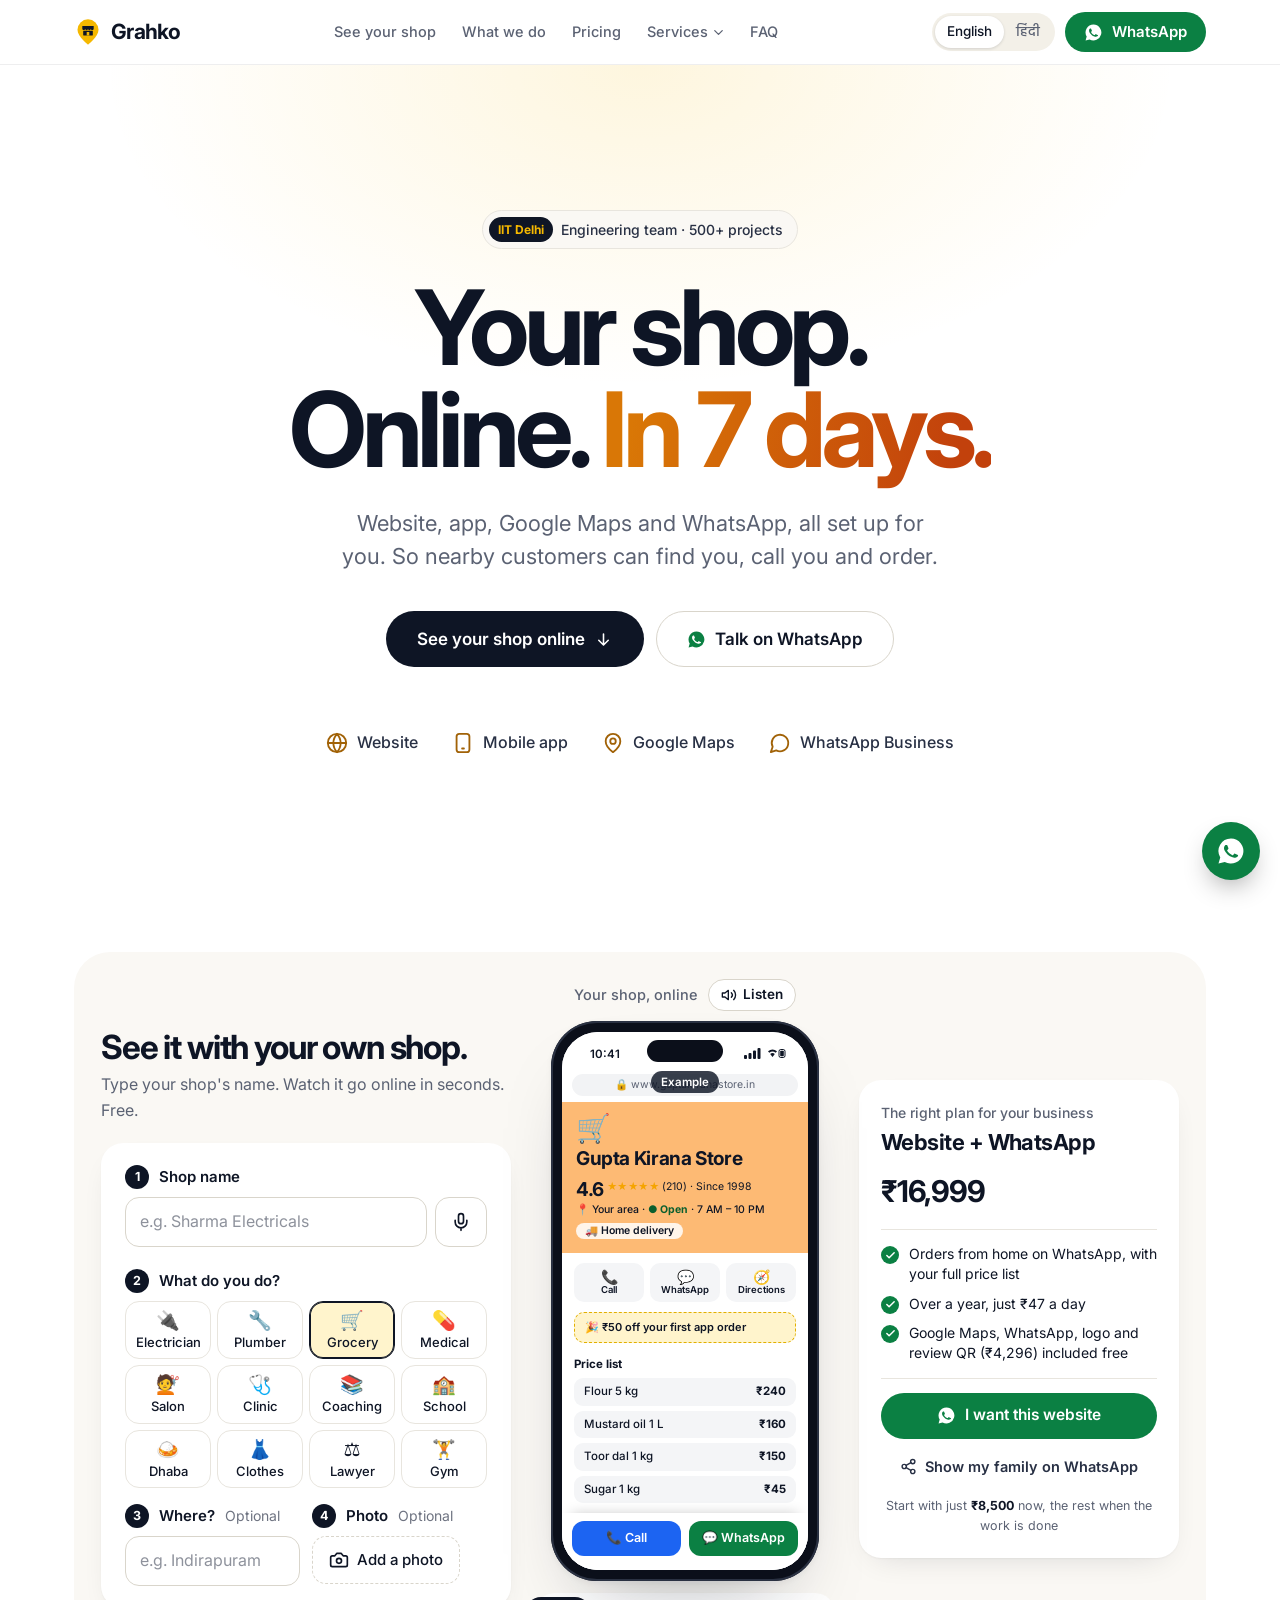
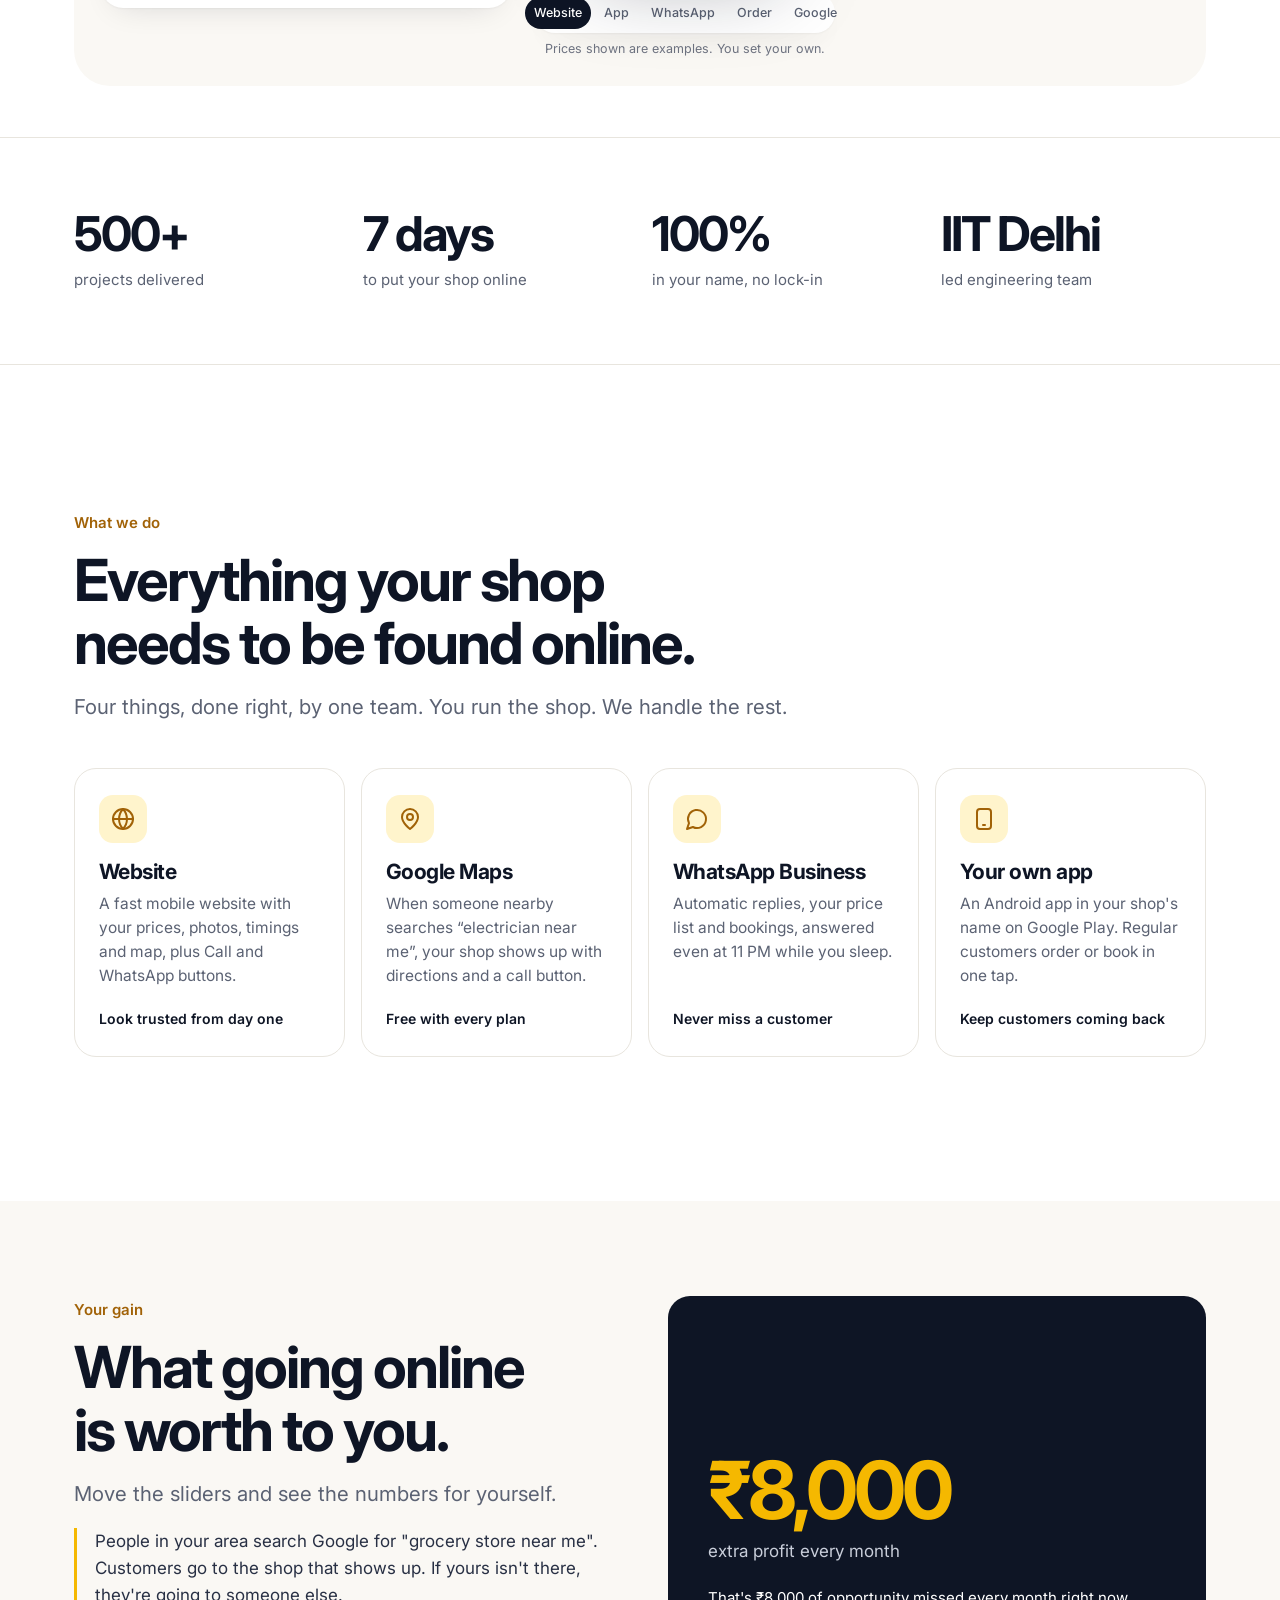
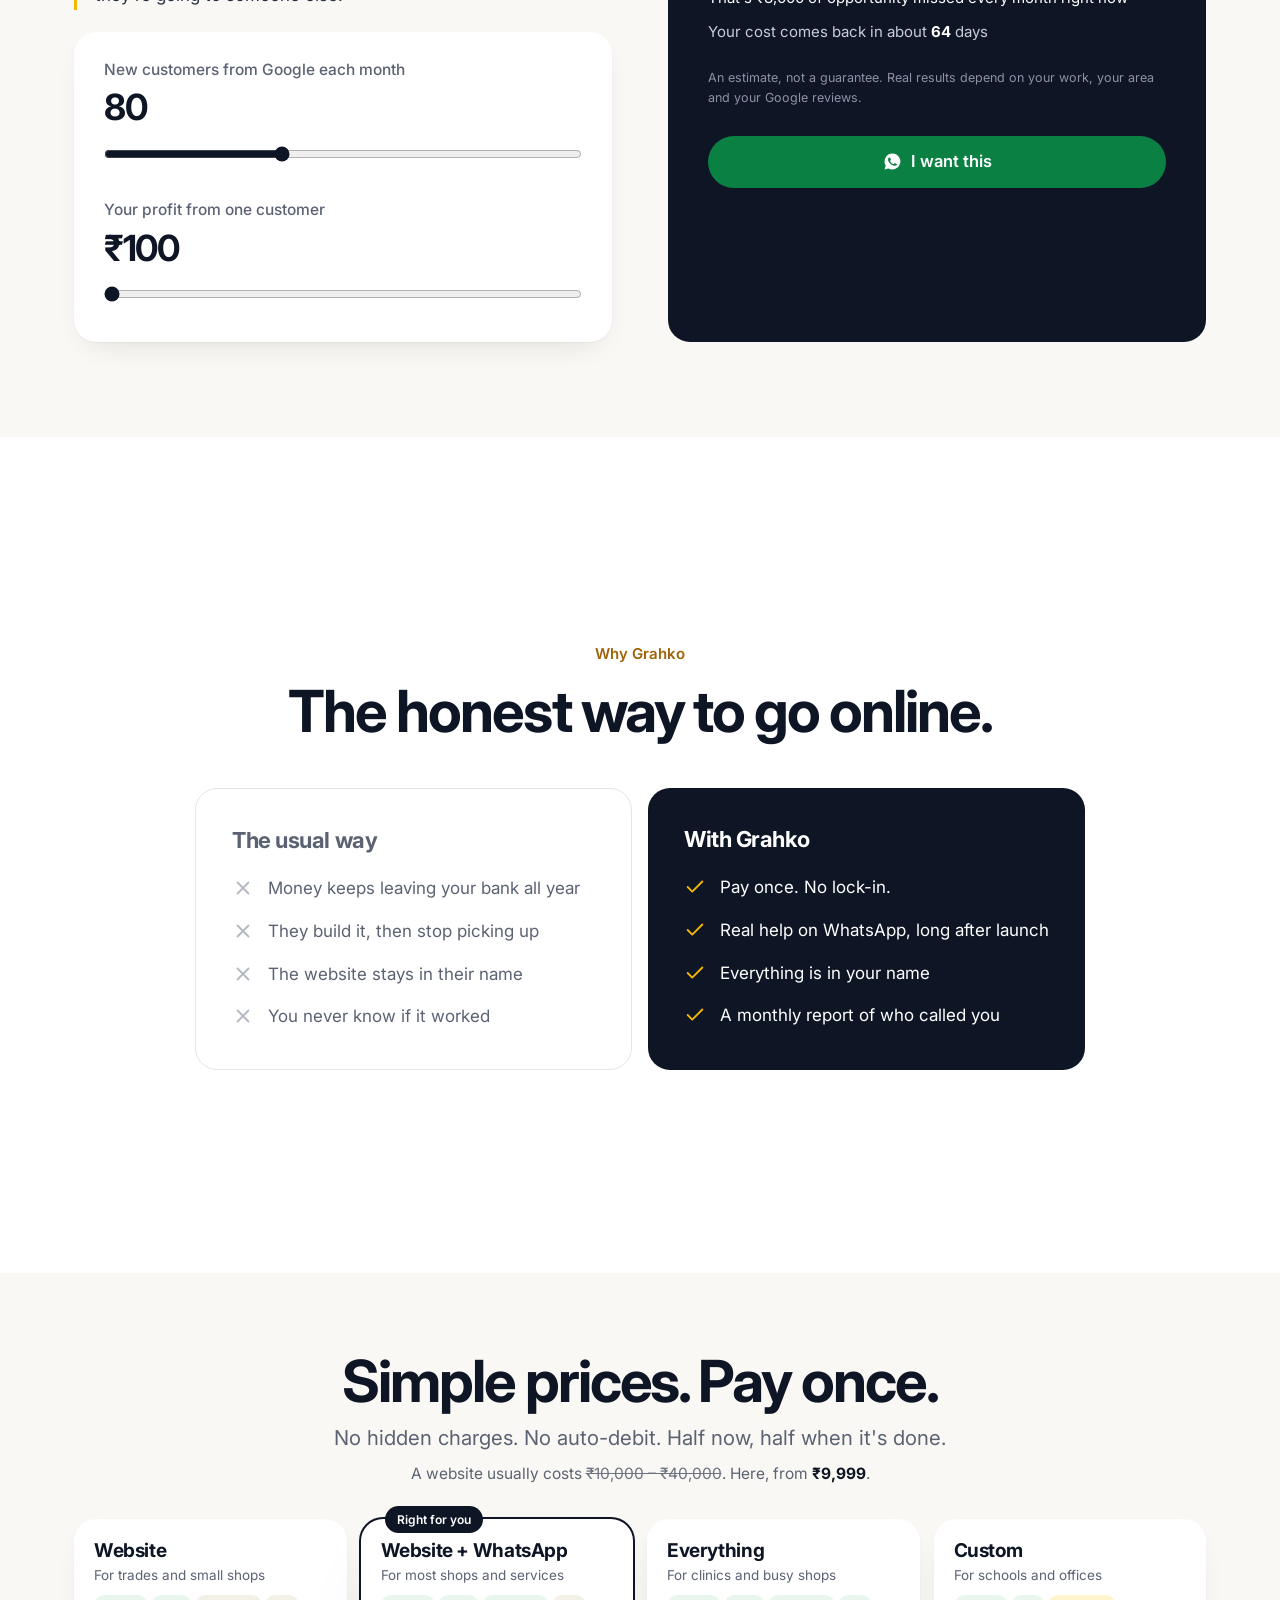
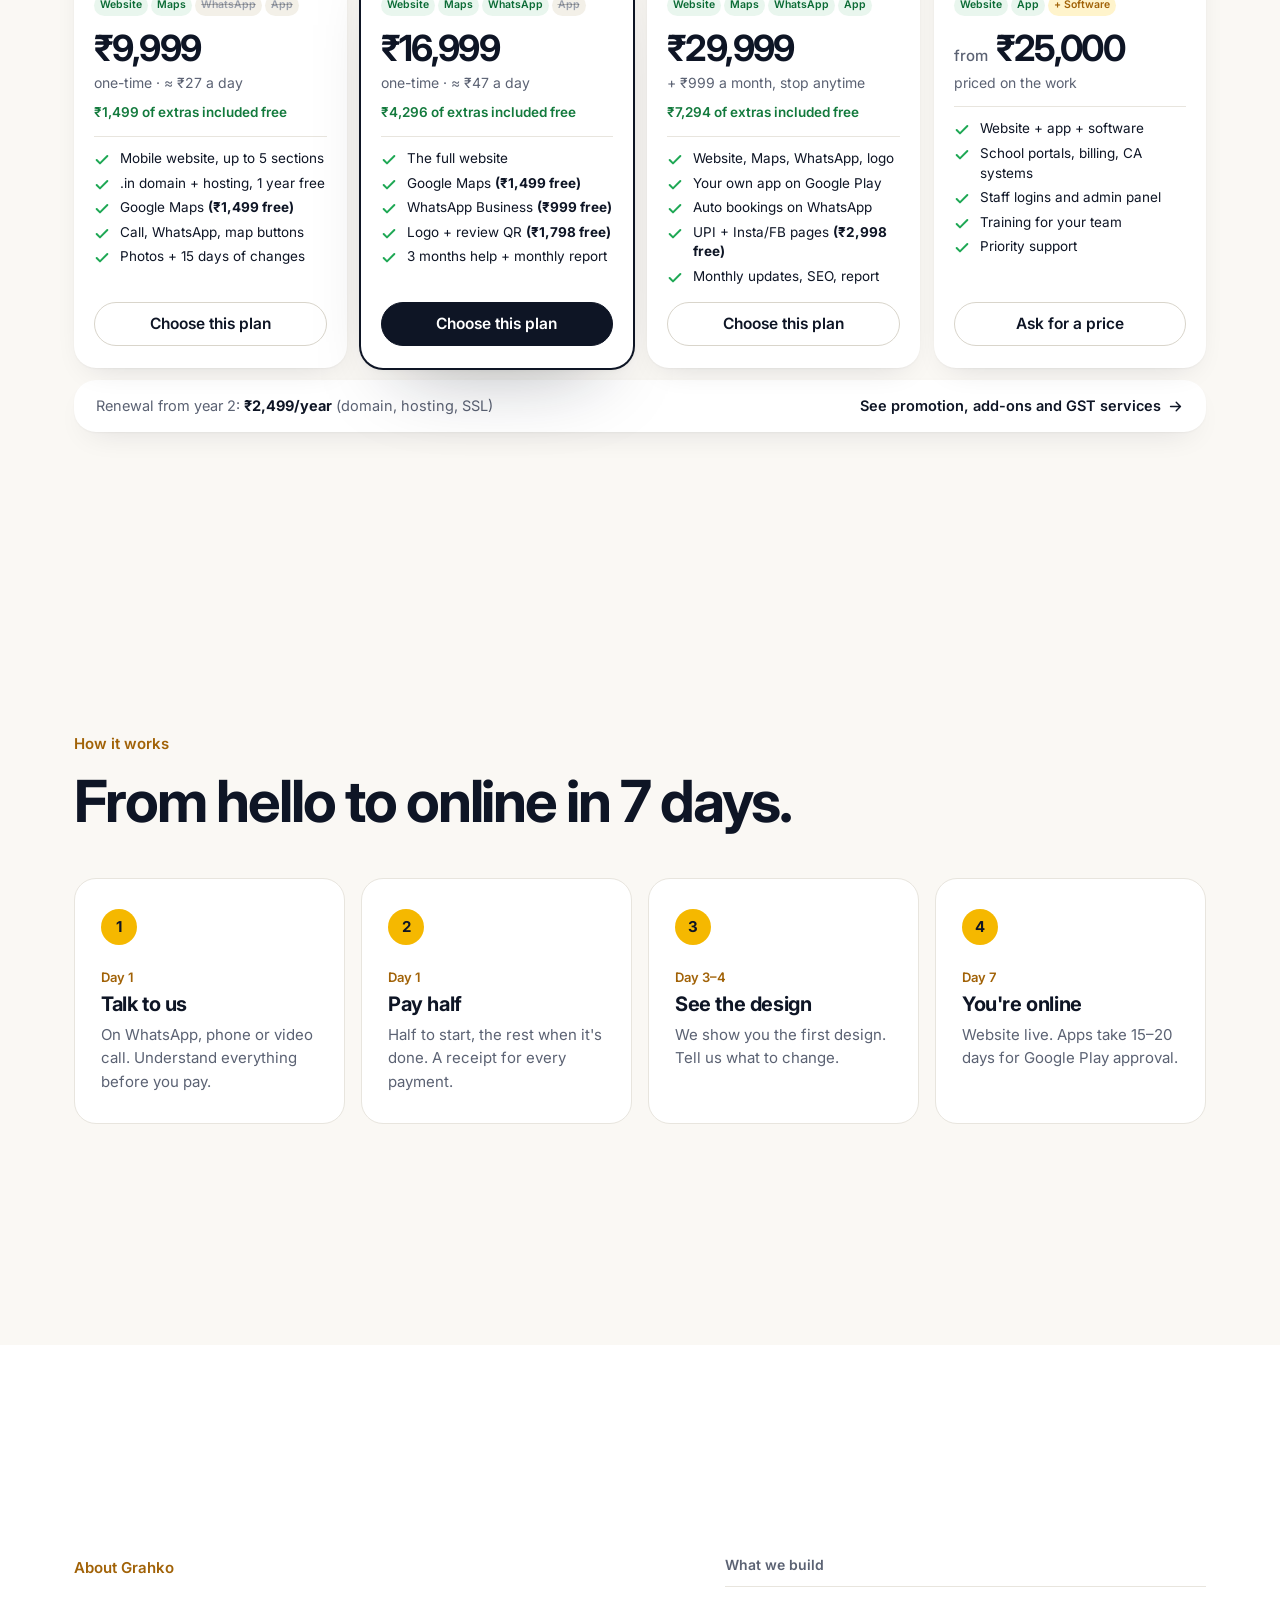
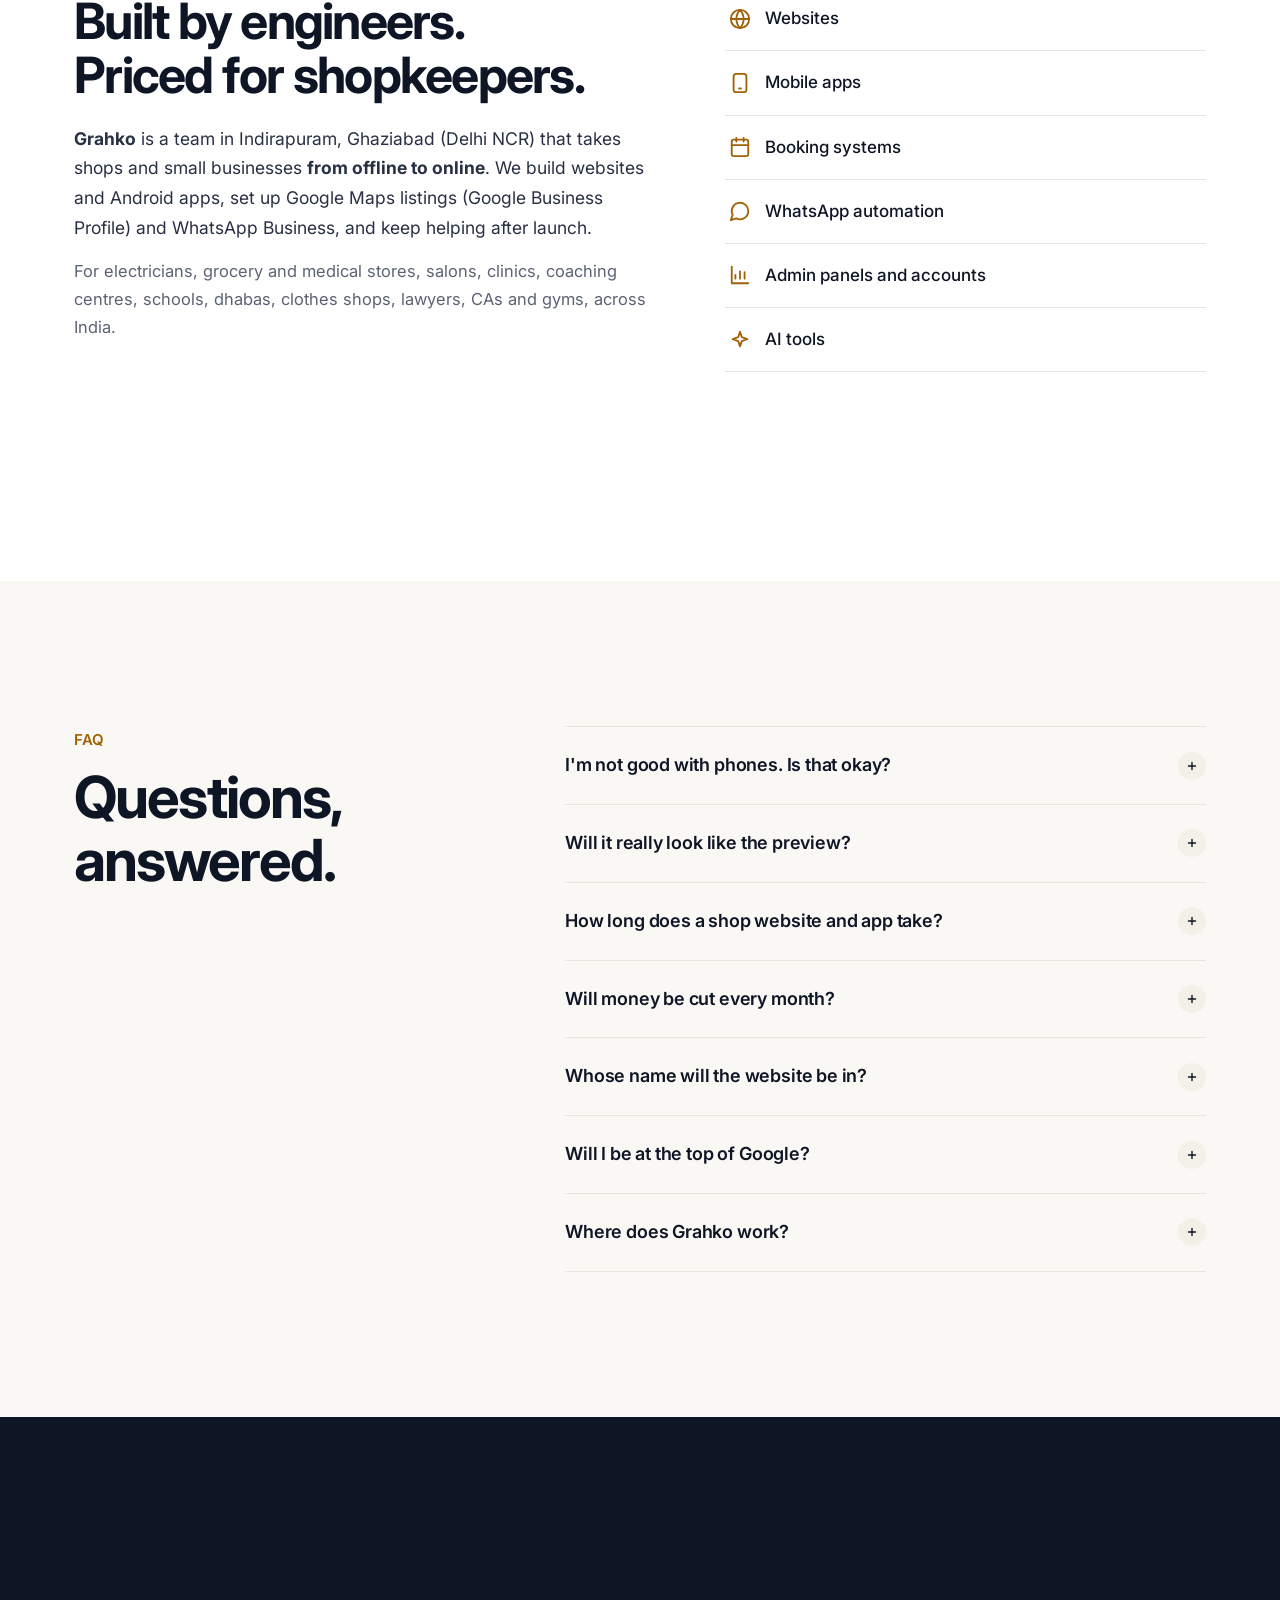
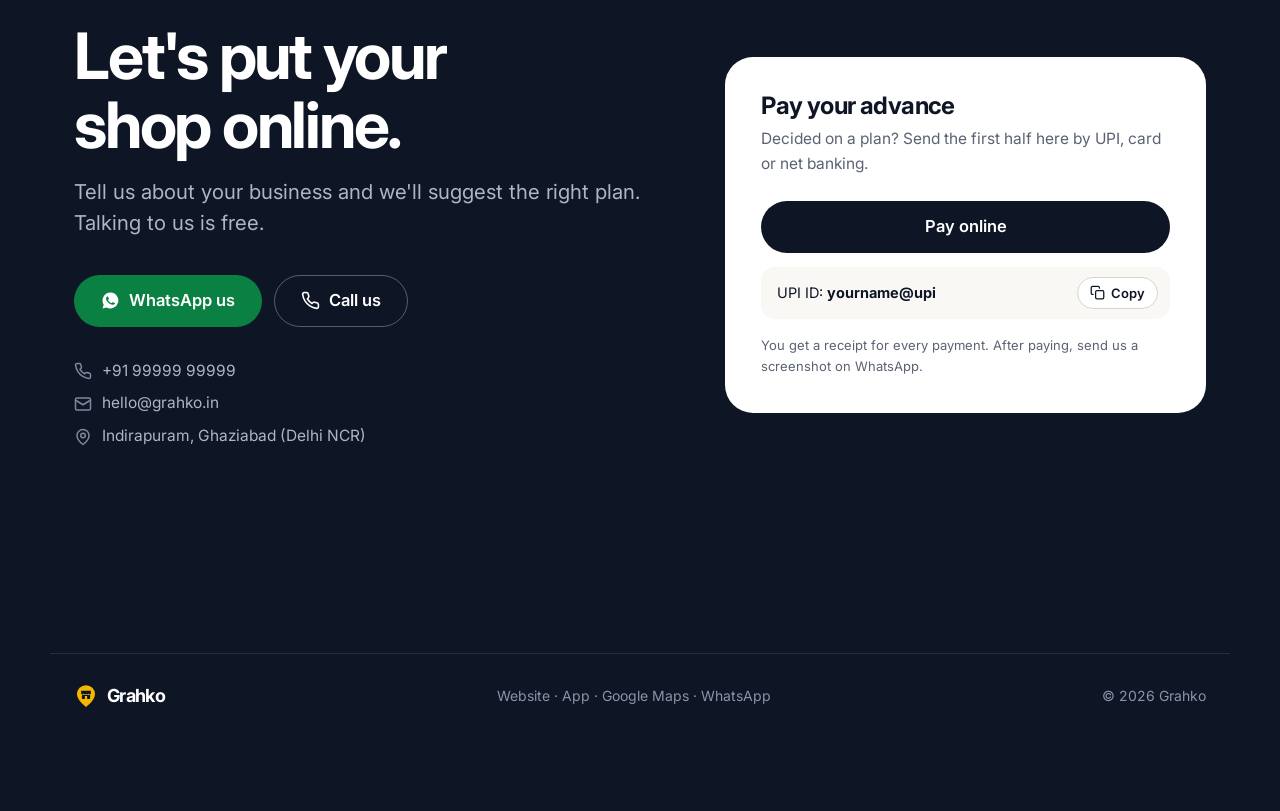
<file: index.html>
<!doctype html>
<html lang="en" data-lang="en">
<head>
<meta charset="utf-8">
<meta name="viewport" content="width=device-width, initial-scale=1">
<title>Grahko: your shop online in 7 days. Website, app, Google Maps &amp; WhatsApp</title>
<meta name="description" content="Grahko puts shops and small businesses online in 7 days: a mobile website, your own app, your shop on Google Maps and WhatsApp Business. One-time price, everything in your name. IIT Delhi-led team, from Indirapuram, Ghaziabad, working across India.">
<meta name="robots" content="index,follow,max-image-preview:large">
<!-- SEO: change grahko.in below if the site is hosted on another domain -->
<link rel="canonical" href="https://grahko.in/">
<link rel="alternate" hreflang="en-IN" href="https://grahko.in/">
<link rel="alternate" hreflang="hi-IN" href="https://grahko.in/?lang=hi">
<link rel="alternate" hreflang="x-default" href="https://grahko.in/">
<meta name="theme-color" content="#FFFFFF">
<link rel="icon" href="data:image/svg+xml,%3Csvg xmlns='http://www.w3.org/2000/svg' viewBox='0 0 64 64'%3E%3Cpath d='M32 61S8 43 8 27a24 24 0 0 1 48 0c0 16-24 34-24 34z' fill='%23F5B800'/%3E%3Cpath d='M19 18h26v6.5a3.25 3.25 0 0 1-6.5 0 3.25 3.25 0 0 1-6.5 0 3.25 3.25 0 0 1-6.5 0 3.25 3.25 0 0 1-6.5 0z' fill='%230E1525'/%3E%3Crect x='21' y='29' width='22' height='11' rx='2' fill='%230E1525'/%3E%3Crect x='29' y='32' width='6' height='8' fill='%23F5B800'/%3E%3C/svg%3E">
<meta property="og:type" content="website">
<meta property="og:site_name" content="Grahko">
<meta property="og:title" content="Your shop. Online. In 7 days. | Grahko">
<meta property="og:description" content="Type your shop's name and see it online in 10 seconds: website, app, Google Maps and WhatsApp. One-time price, everything in your name.">
<meta property="og:url" content="https://grahko.in/">
<meta property="og:image" content="https://grahko.in/og-image.png">
<meta property="og:image:width" content="1200">
<meta property="og:image:height" content="630">
<meta property="og:locale" content="en_IN">
<meta property="og:locale:alternate" content="hi_IN">
<meta name="twitter:card" content="summary_large_image">
<meta name="twitter:title" content="Your shop. Online. In 7 days. | Grahko">
<meta name="twitter:image" content="https://grahko.in/og-image.png">
<!-- Structured data for Google and AI search. Replace the phone number before going live. -->
<script type="application/ld+json">
{
 "@context": "https://schema.org",
 "@graph": [
  {
   "@type": "ProfessionalService",
   "@id": "https://grahko.in/#business",
   "name": "Grahko",
   "url": "https://grahko.in/",
   "image": "https://grahko.in/og-image.png",
   "logo": "https://grahko.in/og-image.png",
   "description": "Grahko takes local shops and small businesses in India from offline to online: websites, Android apps, Google Business Profile (Google Maps) setup, WhatsApp Business automation and ongoing support. IIT Delhi-led engineering team.",
   "slogan": "Take your shop from offline to online",
   "telephone": "+91-99999-99999",
   "email": "hello@grahko.in",
   "address": {
    "@type": "PostalAddress",
    "addressLocality": "Indirapuram, Ghaziabad",
    "addressRegion": "Uttar Pradesh",
    "addressCountry": "IN"
   },
   "areaServed": {
    "@type": "Country",
    "name": "India"
   },
   "knowsLanguage": [
    "hi",
    "en"
   ],
   "knowsAbout": [
    "Small business websites",
    "Android apps for shops",
    "Google Business Profile setup",
    "Local SEO",
    "WhatsApp Business API",
    "Booking systems",
    "Billing software"
   ],
   "hasOfferCatalog": {
    "@type": "OfferCatalog",
    "name": "Services",
    "itemListElement": [
     {
      "@type": "Offer",
      "itemOffered": {
       "@type": "Service",
       "name": "Business website",
       "description": "Mobile-friendly website with call and WhatsApp buttons, map, 1 year hosting and a free Google Maps listing"
      }
     },
     {
      "@type": "Offer",
      "itemOffered": {
       "@type": "Service",
       "name": "Website + WhatsApp",
       "description": "Website, Google Maps listing, WhatsApp Business setup with catalogue and auto replies, logo and Google review QR standee"
      }
     },
     {
      "@type": "Offer",
      "itemOffered": {
       "@type": "Service",
       "name": "Complete package",
       "description": "Everything in Website + WhatsApp, plus an Android app on Google Play, automatic WhatsApp bookings/orders, UPI payments, Instagram and Facebook pages, and monthly updates with local SEO"
      }
     },
     {
      "@type": "Offer",
      "itemOffered": {
       "@type": "Service",
       "name": "Custom software",
       "description": "School portals, medical store billing, lawyer/CA client systems"
      }
     },
     {
      "@type": "Offer",
      "itemOffered": {
       "@type": "Service",
       "name": "Local marketing add-ons",
       "description": "Local SEO, Google Ads, Instagram and Facebook ads, social media management, WhatsApp offer messages, review booster, JustDial, IndiaMART, Swiggy and Zomato listings"
      }
     },
     {
      "@type": "Offer",
      "itemOffered": {
       "@type": "Service",
       "name": "Branding and shop tools",
       "description": "Logo design, shop photoshoot, promo reels, print kit, business email, UPI payments, product catalogue, billing and stock software, an Android app"
      }
     }
    ]
   },
   "alternateName": "ग्राहको"
  },
  {
   "@type": "WebSite",
   "@id": "https://grahko.in/#website",
   "url": "https://grahko.in/",
   "name": "Grahko",
   "inLanguage": [
    "en-IN",
    "hi-IN"
   ],
   "publisher": {
    "@id": "https://grahko.in/#business"
   }
  },
  {
   "@type": "FAQPage",
   "@id": "https://grahko.in/#faq",
   "inLanguage": "en-IN",
   "mainEntity": [
    {
     "@type": "Question",
     "name": "I'm not good with phones. Is that okay?",
     "acceptedAnswer": {
      "@type": "Answer",
      "text": "Totally fine. You don't have to do anything. For any change, just WhatsApp us and we'll do it."
     }
    },
    {
     "@type": "Question",
     "name": "Will it really look like the preview?",
     "acceptedAnswer": {
      "@type": "Answer",
      "text": "Yes, the preview is just a glimpse. Your real website will have your shop photos, your prices and all your details."
     }
    },
    {
     "@type": "Question",
     "name": "How long does a shop website and app take?",
     "acceptedAnswer": {
      "@type": "Answer",
      "text": "Website in 7 days. With an app, 15–20 days, because Google takes time to approve the app."
     }
    },
    {
     "@type": "Question",
     "name": "Will money be cut every month?",
     "acceptedAnswer": {
      "@type": "Answer",
      "text": "No. Website and app are one-time payments. No auto-debit. The monthly plan can be stopped anytime."
     }
    },
    {
     "@type": "Question",
     "name": "Whose name will the website be in?",
     "acceptedAnswer": {
      "@type": "Answer",
      "text": "Yours. The website, Google listing and app all belong to you."
     }
    },
    {
     "@type": "Question",
     "name": "Will I be at the top of Google?",
     "acceptedAnswer": {
      "@type": "Answer",
      "text": "Nobody can promise that. We set everything up properly and show you how to get Google reviews from customers. That makes the biggest difference."
     }
    },
    {
     "@type": "Question",
     "name": "Where does Grahko work?",
     "acceptedAnswer": {
      "@type": "Answer",
      "text": "Our team is in Indirapuram, Ghaziabad (Delhi NCR) and works across India over WhatsApp, phone and video call."
     }
    }
   ]
  }
 ]
}
</script>
<link rel="preconnect" href="https://fonts.googleapis.com">
<link rel="preconnect" href="https://fonts.gstatic.com" crossorigin>
<link href="https://fonts.googleapis.com/css2?family=Inter:wght@400;500;600;700;800&family=Hind:wght@400;500;600;700&display=swap" rel="stylesheet">
<link rel="stylesheet" href="styles.css">
</head>
<body>

<svg width="0" height="0" style="position:absolute" aria-hidden="true">
  <symbol id="logo" viewBox="0 0 64 64"><path d="M32 61S8 43 8 27a24 24 0 0 1 48 0c0 16-24 34-24 34z" fill="#F5B800"/><path d="M19 18h26v6.5a3.25 3.25 0 0 1-6.5 0 3.25 3.25 0 0 1-6.5 0 3.25 3.25 0 0 1-6.5 0 3.25 3.25 0 0 1-6.5 0z" fill="#0E1525"/><rect x="21" y="29" width="22" height="11" rx="2" fill="#0E1525"/><rect x="29" y="32" width="6" height="8" fill="#F5B800"/></symbol>
  <symbol id="i-wa" viewBox="0 0 24 24"><path fill="currentColor" d="M12 2a10 10 0 0 0-8.6 15.1L2 22l5-1.3A10 10 0 1 0 12 2Zm5.3 14.1c-.2.6-1.3 1.2-1.8 1.2-.5.1-1 .2-3.3-.7-2.8-1.1-4.5-3.9-4.7-4.1-.1-.2-1.1-1.5-1.1-2.8s.7-2 .9-2.3c.2-.3.5-.3.7-.3h.5c.2 0 .4 0 .6.5l.8 2c.1.2.1.4 0 .5l-.4.6-.4.4c-.1.2-.3.3-.1.6.2.3.8 1.3 1.7 2.1 1.2 1 2.1 1.3 2.4 1.5.3.1.5.1.6-.1l.9-1c.2-.3.4-.2.6-.1l1.9.9c.3.1.5.2.5.3.1.2.1.7-.1 1.3Z"/></symbol>
  <symbol id="i-globe" viewBox="0 0 24 24"><circle cx="12" cy="12" r="10"/><path d="M2 12h20M12 2a15.3 15.3 0 0 1 4 10 15.3 15.3 0 0 1-4 10 15.3 15.3 0 0 1-4-10 15.3 15.3 0 0 1 4-10z"/></symbol>
  <symbol id="i-phone" viewBox="0 0 24 24"><rect x="5" y="2" width="14" height="20" rx="3"/><path d="M11 18h2"/></symbol>
  <symbol id="i-pin" viewBox="0 0 24 24"><path d="M20 10c0 6-8 12-8 12s-8-6-8-12a8 8 0 0 1 16 0Z"/><circle cx="12" cy="10" r="3"/></symbol>
  <symbol id="i-chat" viewBox="0 0 24 24"><path d="M7.9 20A9 9 0 1 0 4 16.1L2 22Z"/></symbol>
  <symbol id="i-call" viewBox="0 0 24 24"><path d="M22 16.9v3a2 2 0 0 1-2.2 2 19.8 19.8 0 0 1-8.6-3.1 19.5 19.5 0 0 1-6-6A19.8 19.8 0 0 1 2.1 4.2 2 2 0 0 1 4.1 2h3a2 2 0 0 1 2 1.7c.1.9.4 1.8.7 2.7a2 2 0 0 1-.5 2.1L8 9.8a16 16 0 0 0 6 6l1.3-1.3a2 2 0 0 1 2.1-.4c.9.3 1.8.6 2.7.7a2 2 0 0 1 1.7 2Z"/></symbol>
  <symbol id="i-check" viewBox="0 0 24 24"><path d="M20 6 9 17l-5-5"/></symbol>
  <symbol id="i-x" viewBox="0 0 24 24"><path d="M18 6 6 18M6 6l12 12"/></symbol>
  <symbol id="i-arrow" viewBox="0 0 24 24"><path d="M5 12h14M13 6l6 6-6 6"/></symbol>
  <symbol id="i-down" viewBox="0 0 24 24"><path d="M12 5v14M6 13l6 6 6-6"/></symbol>
  <symbol id="i-mic" viewBox="0 0 24 24"><rect x="9" y="2" width="6" height="12" rx="3"/><path d="M19 10v2a7 7 0 0 1-14 0v-2M12 19v3"/></symbol>
  <symbol id="i-camera" viewBox="0 0 24 24"><path d="M14.5 4h-5L7 7H4a2 2 0 0 0-2 2v9a2 2 0 0 0 2 2h16a2 2 0 0 0 2-2V9a2 2 0 0 0-2-2h-3z"/><circle cx="12" cy="13" r="3"/></symbol>
  <symbol id="i-sound" viewBox="0 0 24 24"><path d="M11 5 6 9H2v6h4l5 4z"/><path d="M15.5 8.5a5 5 0 0 1 0 7M19 5a10 10 0 0 1 0 14"/></symbol>
  <symbol id="i-share" viewBox="0 0 24 24"><circle cx="18" cy="5" r="3"/><circle cx="6" cy="12" r="3"/><circle cx="18" cy="19" r="3"/><path d="m8.6 13.5 6.8 4M15.4 6.5l-6.8 4"/></symbol>
  <symbol id="i-copy" viewBox="0 0 24 24"><rect x="9" y="9" width="13" height="13" rx="2"/><path d="M5 15H4a2 2 0 0 1-2-2V4a2 2 0 0 1 2-2h9a2 2 0 0 1 2 2v1"/></symbol>
  <symbol id="i-mail" viewBox="0 0 24 24"><rect x="2" y="4" width="20" height="16" rx="2"/><path d="m22 7-10 6L2 7"/></symbol>
  <symbol id="i-menu" viewBox="0 0 24 24"><path d="M4 8h16M4 16h16"/></symbol>
  <symbol id="i-store" viewBox="0 0 24 24"><path d="M3 9h18l-1.5-5h-15z"/><path d="M5 9v11h14V9M10 20v-5h4v5"/></symbol>
  <symbol id="i-calc" viewBox="0 0 24 24"><path d="M3 17l6-6 4 4 8-8"/><path d="M15 7h6v6"/></symbol>
  <symbol id="i-scale" viewBox="0 0 24 24"><path d="M12 3v18M5 21h14M3 7h18M6 7l-3 7a3 3 0 0 0 6 0zM18 7l-3 7a3 3 0 0 0 6 0z"/></symbol>
  <symbol id="i-tag" viewBox="0 0 24 24"><path d="M12.6 2.6A2 2 0 0 0 11.2 2H4a2 2 0 0 0-2 2v7.2a2 2 0 0 0 .6 1.4l8.7 8.7a2.4 2.4 0 0 0 3.4 0l6.6-6.6a2.4 2.4 0 0 0 0-3.4z"/><circle cx="7.5" cy="7.5" r="1.5"/></symbol>
  <symbol id="i-steps" viewBox="0 0 24 24"><circle cx="12" cy="12" r="10"/><path d="M12 6v6l4 2"/></symbol>
  <symbol id="i-info" viewBox="0 0 24 24"><circle cx="12" cy="12" r="10"/><path d="M12 16v-4M12 8h.01"/></symbol>
  <symbol id="i-help" viewBox="0 0 24 24"><circle cx="12" cy="12" r="10"/><path d="M9.1 9a3 3 0 0 1 5.8 1c0 2-3 3-3 3M12 17h.01"/></symbol>
  <symbol id="i-calendar" viewBox="0 0 24 24"><rect x="3" y="4" width="18" height="18" rx="2"/><path d="M16 2v4M8 2v4M3 10h18"/></symbol>
  <symbol id="i-chart" viewBox="0 0 24 24"><path d="M3 3v18h18M7 16v-4M12 16V8M17 16v-7"/></symbol>
  <symbol id="i-spark" viewBox="0 0 24 24"><path d="M12 3l1.9 5.8L20 11l-6.1 2.2L12 19l-1.9-5.8L4 11l6.1-2.2z"/></symbol>
  <symbol id="i-gift" viewBox="0 0 24 24"><rect x="3" y="8" width="18" height="4" rx="1"/><path d="M12 8v13M19 12v7a2 2 0 0 1-2 2H7a2 2 0 0 1-2-2v-7M7.5 8a2.5 2.5 0 0 1 0-5C11 3 12 8 12 8s1-5 4.5-5a2.5 2.5 0 0 1 0 5"/></symbol>
  <symbol id="i-doc" viewBox="0 0 24 24"><path d="M14 2H6a2 2 0 0 0-2 2v16a2 2 0 0 0 2 2h12a2 2 0 0 0 2-2V8z"/><path d="M14 2v6h6M8 13h8M8 17h6"/></symbol>
  <symbol id="i-repeat" viewBox="0 0 24 24"><path d="m17 2 4 4-4 4"/><path d="M3 11v-1a4 4 0 0 1 4-4h14"/><path d="m7 22-4-4 4-4"/><path d="M21 13v1a4 4 0 0 1-4 4H3"/></symbol>
  <symbol id="i-award" viewBox="0 0 24 24"><circle cx="12" cy="8" r="6"/><path d="M15.5 13.5 17 22l-5-3-5 3 1.5-8.5"/></symbol>
  <symbol id="i-food" viewBox="0 0 24 24"><path d="M3 2v7a2 2 0 0 0 2 2h4a2 2 0 0 0 2-2V2M7 2v20M21 15V2a5 5 0 0 0-5 5v6a2 2 0 0 0 2 2h3zm0 0v7"/></symbol>
  <symbol id="i-rupee" viewBox="0 0 24 24"><path d="M6 3h12M6 8h12M6 13l8.5 8M6 13h3M9 13c6.7 0 6.7-10 0-10"/></symbol>
  <symbol id="i-shield" viewBox="0 0 24 24"><path d="M12 22s8-4 8-10V5l-8-3-8 3v7c0 6 8 10 8 10z"/><path d="m9 12 2 2 4-4"/></symbol>
  <symbol id="i-chev" viewBox="0 0 24 24"><path d="m6 9 6 6 6-6"/></symbol>
  <symbol id="i-cart" viewBox="0 0 24 24"><circle cx="8" cy="21" r="1"/><circle cx="19" cy="21" r="1"/><path d="M2 2h3l2.7 12.4a2 2 0 0 0 2 1.6h9.7a2 2 0 0 0 2-1.6L23 6H6"/></symbol>
</svg>


<!-- ============ NAV ============ -->
<nav id="nav">
  <div class="wrap">
    <a href="#top" class="logo" aria-label="Grahko, home"><svg aria-hidden="true"><use href="#logo"/></svg>Grahko</a>
    <div class="nav-links">
      <a href="#studio" data-sec="studio"><span class="hi">अपनी दुकान देखिए</span><span class="en">See your shop</span></a>
      <a href="#services" data-sec="services"><span class="hi">हम क्या करते हैं</span><span class="en">What we do</span></a>
      <a href="#pricing" data-sec="pricing"><span class="hi">दाम</span><span class="en">Pricing</span></a>
      <div class="nav-dd" id="svcDd">
        <button type="button" class="nav-dd-btn" aria-expanded="false" aria-controls="svcMenu"><span class="hi">सर्विस</span><span class="en">Services</span><svg class="i dd-caret" aria-hidden="true"><use href="#i-chev"/></svg></button>
        <div class="nav-dd-panel" id="svcMenu"><div class="dd-card">
          <a href="services.html#promotion"><span class="dd-ic"><svg class="i" aria-hidden="true"><use href="#i-calc"/></svg></span><span><b><span class="en">Business promotion</span><span class="hi">बिज़नेस प्रमोशन</span></b><small><span class="en">Monthly packages from ₹2,999</span><span class="hi">₹2,999/महीना से पैकेज</span></small></span></a>
          <a href="services.html#addons"><span class="dd-ic"><svg class="i" aria-hidden="true"><use href="#i-spark"/></svg></span><span><b><span class="en">Add-on services</span><span class="hi">ऐड-ऑन सर्विस</span></b><small><span class="en">Logo, photoshoot, ads and 17 more</span><span class="hi">लोगो, फोटोशूट, ऐड और 17 और</span></small></span></a>
          <a href="services.html#tax"><span class="dd-ic"><svg class="i" aria-hidden="true"><use href="#i-doc"/></svg></span><span><b><span class="en">GST & paperwork</span><span class="hi">GST और कागज़ी काम</span></b><small><span class="en">GST, Udyam, FSSAI, ITR, licences</span><span class="hi">GST, Udyam, FSSAI, ITR, लाइसेंस</span></small></span></a>
          <a class="dd-all" href="services.html"><span class="en">See all services</span><span class="hi">सारी सर्विस देखें</span><svg class="i" aria-hidden="true"><use href="#i-arrow"/></svg></a>
        </div></div>
      </div>
      <a href="#faq" data-sec="faq"><span class="hi">सवाल</span><span class="en">FAQ</span></a>
    </div>
    <div class="nav-right">
      <div class="offer-wrap" id="fest">
        <button type="button" class="offer-pill" id="offerBtn" aria-expanded="false" aria-controls="offerPop"><span class="live" aria-hidden="true"></span><svg class="i" aria-hidden="true"><use href="#i-gift"/></svg><span class="op-txt"><span class="en"><span class="js-fest-name"></span> offer</span><span class="hi"><span class="js-fest-name"></span> ऑफर</span></span></button>
        <div class="offer-pop" id="offerPop" hidden>
          <span class="op-eyebrow"><span class="en"><span class="js-fest-name"></span> offer</span><span class="hi"><span class="js-fest-name"></span> ऑफर</span></span>
          <b class="op-big"><span class="en">Save up to <span class="js-fest-save"></span></span><span class="hi"><span class="js-fest-save"></span> तक की बचत</span></b>
          <p><span class="en">On every plan. Festival shoppers search Google first, so get online before the rush.</span><span class="hi">हर प्लान पर। त्योहार में लोग पहले Google पर ही ढूंढते हैं, इसलिए भीड़ से पहले ऑनलाइन आइए।</span></p>
          <span class="op-count"><span class="live" aria-hidden="true"></span><span class="en"><span class="js-fest-count"></span></span><span class="hi"><span class="js-fest-count"></span></span></span>
          <a class="btn btn-dark btn-sm" href="#pricing"><span class="en">See offer prices</span><span class="hi">ऑफर वाले दाम देखें</span><svg class="i" aria-hidden="true"><use href="#i-arrow"/></svg></a>
        </div>
      </div>
      <div class="lang" role="group" aria-label="Language">
        <button type="button" data-set-lang="en" aria-pressed="true">English</button>
        <button type="button" data-set-lang="hi" aria-pressed="false">हिंदी</button>
      </div>
      <a class="btn btn-wa btn-sm nav-wa js-wa" href="#"><svg class="i i-fill" aria-hidden="true"><use href="#i-wa"/></svg>WhatsApp</a>
      <button type="button" class="menu-btn" id="menuBtn" aria-expanded="false" aria-controls="menu" aria-label="Menu"><svg class="i" aria-hidden="true"><use href="#i-menu"/></svg></button>
    </div>
  </div>
</nav>

<!-- Slide-in menu (phones and small laptops) -->
<div class="menu" id="menu" hidden>
  <div class="menu-sheet" role="dialog" aria-modal="true" aria-label="Menu">
    <div class="menu-head">
      <span class="logo"><svg aria-hidden="true"><use href="#logo"/></svg>Grahko</span>
      <button type="button" class="menu-close" id="menuClose" aria-label="Close"><svg class="i" aria-hidden="true"><use href="#i-x"/></svg></button>
    </div>
    <div class="menu-links">
      <a href="#studio" data-sec="studio"><svg class="i" aria-hidden="true"><use href="#i-store"/></svg><span class="hi">अपनी दुकान देखिए</span><span class="en">See your shop</span></a>
      <a href="#services" data-sec="services"><svg class="i" aria-hidden="true"><use href="#i-globe"/></svg><span class="hi">हम क्या करते हैं</span><span class="en">What we do</span></a>
      <a href="#calc" data-sec="calc"><svg class="i" aria-hidden="true"><use href="#i-calc"/></svg><span class="hi">कितना फायदा</span><span class="en">Your gain</span></a>
      <a href="#why" data-sec="why"><svg class="i" aria-hidden="true"><use href="#i-scale"/></svg><span class="hi">हम ही क्यों</span><span class="en">Why Grahko</span></a>
      <a href="#pricing" data-sec="pricing"><svg class="i" aria-hidden="true"><use href="#i-tag"/></svg><span class="hi">दाम</span><span class="en">Pricing</span></a>
      <a href="services.html" data-page="services"><svg class="i" aria-hidden="true"><use href="#i-spark"/></svg><span class="hi">सर्विस</span><span class="en">Services</span></a>
      <a class="menu-sub" href="services.html#promotion"><span class="en">Business promotion</span><span class="hi">बिज़नेस प्रमोशन</span></a>
      <a class="menu-sub" href="services.html#addons"><span class="en">Add-on services</span><span class="hi">ऐड-ऑन सर्विस</span></a>
      <a class="menu-sub" href="services.html#tax"><span class="en">GST & paperwork</span><span class="hi">GST और कागज़ी काम</span></a>
      <a href="#how" data-sec="how"><svg class="i" aria-hidden="true"><use href="#i-steps"/></svg><span class="hi">काम कैसे होता है</span><span class="en">How it works</span></a>
      <a href="#work" data-sec="work"><svg class="i" aria-hidden="true"><use href="#i-info"/></svg><span class="hi">हमारे बारे में</span><span class="en">About us</span></a>
      <a href="#faq" data-sec="faq"><svg class="i" aria-hidden="true"><use href="#i-help"/></svg><span class="hi">आपके सवाल</span><span class="en">FAQ</span></a>
      <a href="#contact" data-sec="contact"><svg class="i" aria-hidden="true"><use href="#i-call"/></svg><span class="hi">संपर्क और पेमेंट</span><span class="en">Contact & payment</span></a>
    </div>
    <div class="menu-cta">
      <a class="btn btn-wa js-wa" href="#"><svg class="i i-fill" aria-hidden="true"><use href="#i-wa"/></svg>WhatsApp</a>
      <a class="btn btn-line js-call" href="#"><svg class="i" aria-hidden="true"><use href="#i-call"/></svg><span class="hi">कॉल करें</span><span class="en">Call</span></a>
    </div>
  </div>
</div>

<!-- ============ HERO ============ -->
<header class="hero" id="top">
  <div class="wrap">
    <div class="eyebrow"><b>IIT Delhi</b><span class="hi">इंजीनियरों की टीम · 500+ प्रोजेक्ट्स</span><span class="en">Engineering team · 500+ projects</span></div>
    <h1>
      <span class="en">Your shop.<br>Online. <span class="soft">In 7 days.</span></span>
      <span class="hi">आपकी दुकान,<br>ऑनलाइन। <span class="soft">7 दिन में।</span></span>
    </h1>
    <p class="lede">
      <span class="en">Website, app, Google Maps and WhatsApp, all set up for you. So nearby customers can find you, call you and order.</span>
      <span class="hi">वेबसाइट, ऐप, Google Maps और WhatsApp, सब हम सेट करते हैं। ताकि पास के ग्राहक आपको ढूंढें, कॉल करें और ऑर्डर दें।</span>
    </p>
    <div class="hero-cta">
      <a class="btn btn-dark" href="#studio"><span class="en">See your shop online</span><span class="hi">अपनी दुकान ऑनलाइन देखिए</span><svg class="i" aria-hidden="true"><use href="#i-down"/></svg></a>
      <a class="btn btn-line js-wa" href="#"><svg class="i i-fill" style="color:var(--wa)" aria-hidden="true"><use href="#i-wa"/></svg><span class="en">Talk on WhatsApp</span><span class="hi">WhatsApp पर बात करें</span></a>
    </div>
    <div class="does" aria-label="What we do">
      <span><svg class="i" aria-hidden="true"><use href="#i-globe"/></svg><span class="en">Website</span><span class="hi">वेबसाइट</span></span>
      <span><svg class="i" aria-hidden="true"><use href="#i-phone"/></svg><span class="en">Mobile app</span><span class="hi">मोबाइल ऐप</span></span>
      <span><svg class="i" aria-hidden="true"><use href="#i-pin"/></svg><span class="en">Google Maps</span><span class="hi">Google Maps</span></span>
      <span><svg class="i" aria-hidden="true"><use href="#i-chat"/></svg><span class="en">WhatsApp Business</span><span class="hi">WhatsApp Business</span></span>
    </div>
  </div>
</header>

<!-- ============ STUDIO: SEE YOUR SHOP LIVE ============ -->
<section class="studio" id="studio">
  <div class="wrap">
    <div class="stage">
    <div class="stage-grid">
    <div class="builder-col">
    <div class="studio-head">
      <h2><span class="en">See it with your own shop.</span><span class="hi">अपनी दुकान के साथ देखिए।</span></h2>
      <p><span class="en">Type your shop's name. Watch it go online in seconds. Free.</span><span class="hi">दुकान का नाम लिखिए। सेकंडों में देखिए वो ऑनलाइन कैसी दिखेगी। बिल्कुल फ्री।</span></p>
    </div>
      <div class="builder">
        <div class="field">
          <label for="shopName"><span class="num">1</span><span class="hi">दुकान का नाम</span><span class="en">Shop name</span></label>
          <div class="name-row">
            <input id="shopName" class="inp" type="text" maxlength="32" autocomplete="off" placeholder="e.g. Sharma Electricals">
            <button type="button" class="mic" id="micBtn" aria-label="Speak"><svg class="i" aria-hidden="true"><use href="#i-mic"/></svg></button>
          </div>
          <div class="sfx" id="sfx"></div>
          <div class="mic-hint" id="micHint"></div>
        </div>

        <div class="field">
          <div class="label"><span class="num">2</span><span class="hi">आपका काम क्या है?</span><span class="en">What do you do?</span></div>
          <div class="types" id="types" role="group" aria-label="Business type"></div>
        </div>

        <div class="field row2">
        <div class="field">
          <label for="shopArea"><span class="num">3</span><span class="hi">कहाँ है?</span><span class="en">Where?</span> <span class="opt"><span class="hi">ज़रूरी नहीं</span><span class="en">Optional</span></span></label>
          <input id="shopArea" class="inp" type="text" maxlength="28" autocomplete="off" placeholder="e.g. Indirapuram">
        </div>
        <div class="field">
          <div class="label"><span class="num">4</span><span class="hi">फोटो</span><span class="en">Photo</span> <span class="opt"><span class="hi">ज़रूरी नहीं</span><span class="en">Optional</span></span></div>
          <div class="photo-row">
            <label class="photo-btn" for="shopPhoto"><svg class="i" aria-hidden="true"><use href="#i-camera"/></svg><span class="hi">फोटो लगाइए</span><span class="en">Add a photo</span></label>
            <input id="shopPhoto" class="visually-hidden" type="file" accept="image/*">
            <span class="photo-thumb" id="photoThumb"></span>
            <button type="button" class="photo-clear" id="photoClear"><span class="hi">हटाएँ</span><span class="en">Remove</span></button>
          </div>
          <div class="photo-note" id="photoNote"><span class="hi">यह फोटो सिर्फ आपके फोन में दिख रही है, कहीं सेव या अपलोड नहीं होती।</span><span class="en">This photo stays on your phone. It is never saved or uploaded.</span></div>
        </div>
        </div>
        <a class="btn btn-dark see-btn" href="#preview"><span class="hi">अपनी दुकान देखिए</span><span class="en">See your shop</span><svg class="i" aria-hidden="true"><use href="#i-down"/></svg></a>
      </div>
    </div>

    <!-- Live preview -->
    <div class="preview" id="preview">
      <div class="pv-top">
        <div class="pv-label"><span class="hi">आपकी दुकान, ऑनलाइन</span><span class="en">Your shop, online</span></div>
        <button type="button" class="listen" id="listenBtn"><svg class="i" aria-hidden="true"><use href="#i-sound"/></svg><span class="hi">सुनिए</span><span class="en">Listen</span></button>
      </div>
      <div class="phone">
        <span class="demo-tag"><span class="hi">उदाहरण</span><span class="en">Example</span></span>
        <div class="screen" data-on="site" aria-live="polite">
          <div class="sbar" aria-hidden="true"><span id="sbTime">10:41</span><svg viewBox="0 0 42 11" fill="currentColor"><rect x="0" y="7" width="3" height="4" rx="1"/><rect x="4.5" y="5" width="3" height="6" rx="1"/><rect x="9" y="2.5" width="3" height="8.5" rx="1"/><rect x="13.5" y="0" width="3" height="11" rx="1"/><path d="M24 3.2a7.5 7.5 0 0 1 9 0l-1.3 1.5a5.5 5.5 0 0 0-6.4 0zM26.2 5.9a4 4 0 0 1 4.6 0L28.5 9z"/><rect x="35" y="1.5" width="6" height="8" rx="1.8" fill="none" stroke="currentColor" stroke-width="1"/><rect x="36.2" y="2.7" width="3.6" height="5.6" rx=".8"/></svg></div>
          <div class="ptoast" id="ptoast" role="status"></div>
          <div class="scr active" data-scr="site"></div>
          <div class="scr" data-scr="app"></div>
          <div class="scr" data-scr="wa"></div>
          <div class="scr" data-scr="book"></div>
          <div class="scr" data-scr="google"></div>
        </div>
      </div>

      <div class="tabs" role="tablist">
        <button class="tab" role="tab" data-tab="site" aria-selected="true"><span class="hi">वेबसाइट</span><span class="en">Website</span></button>
        <button class="tab" role="tab" data-tab="app" aria-selected="false"><span class="hi">ऐप</span><span class="en">App</span></button>
        <button class="tab" role="tab" data-tab="wa" aria-selected="false">WhatsApp</button>
        <button class="tab js-booktab" role="tab" data-tab="book" aria-selected="false"></button>
        <button class="tab" role="tab" data-tab="google" aria-selected="false">Google</button>
      </div>
      <p class="pv-note"><span class="hi">रेट सिर्फ उदाहरण हैं। अपने रेट और फोटो आप खुद तय करेंगे।</span><span class="en">Prices shown are examples. You set your own.</span></p>
      <div class="plan-strip">
        <div class="ps-top"><span><span class="hi">आपके लिए सही प्लान</span><span class="en">Right plan for you</span></span><span class="ps-off js-ps-off"></span></div>
        <div class="ps-row"><b class="js-plan-name"></b><strong class="js-ps-price"></strong></div>
        <a class="btn btn-wa js-ps-buy" href="#" target="_blank" rel="noopener"><svg class="i i-fill" aria-hidden="true"><use href="#i-wa"/></svg><span class="hi">यह मुझे चाहिए</span><span class="en">I want this</span></a>
        <a class="ps-more" href="#plan-details"><span class="hi">पूरी जानकारी देखें ↓</span><span class="en">See what's included ↓</span></a>
      </div>
    </div>

    <div class="buy-col" id="plan-details">
      <div class="buy">
        <div class="rec"><span class="hi">आपके काम के लिए सही प्लान</span><span class="en">The right plan for your business</span></div>
        <div class="rec-plan"><b class="js-plan-name"></b><strong class="js-plan-price"></strong></div>
        <div class="offer js-offer"></div>
        <div class="breakdown js-breakdown"></div>
        <div class="buy-list">
          <div class="js-why"></div>
          <div class="js-perday"></div>
          <div class="js-free"></div>
        </div>
        <div class="buy-btns">
          <a class="btn btn-wa" id="buyBtn" href="#" target="_blank" rel="noopener"><svg class="i i-fill" aria-hidden="true"><use href="#i-wa"/></svg><span class="hi">यह वेबसाइट मुझे चाहिए</span><span class="en">I want this website</span></a>
          <a class="share-link" id="shareBtn" href="#" target="_blank" rel="noopener"><svg class="i" aria-hidden="true"><use href="#i-share"/></svg><span class="hi">परिवार को WhatsApp पर दिखाएँ</span><span class="en">Show my family on WhatsApp</span></a>
        </div>
        <div class="buy-foot">
          <span class="js-start"></span>
          <span><span class="hi">टाइप करने की ज़रूरत नहीं, WhatsApp पर बस आवाज़ भेज दीजिए।</span><span class="en">No typing needed. Just send a voice note on WhatsApp.</span></span>
        </div>
      </div>
    </div>
    </div>
    </div>
  </div>
</section>

<!-- ============ PROOF ============ -->
<div class="proof">
  <div class="wrap">
    <div><b class="big-num"><span class="js-count" data-to="500">500</span>+</b><span class="cap"><span class="hi">प्रोजेक्ट्स डिलीवर किए</span><span class="en">projects delivered</span></span></div>
    <div><b class="big-num"><span class="hi">7 दिन</span><span class="en">7 days</span></b><span class="cap"><span class="hi">में आपकी वेबसाइट लाइव</span><span class="en">to put your shop online</span></span></div>
    <div><b class="big-num">100%</b><span class="cap"><span class="hi">आपके नाम पर, कोई बंधन नहीं</span><span class="en">in your name, no lock-in</span></span></div>
    <div><b class="big-num">IIT Delhi</b><span class="cap"><span class="hi">के इंजीनियरों की टीम</span><span class="en">led engineering team</span></span></div>
  </div>
</div>

<!-- ============ CUSTOMER REVIEWS (real ones only; hidden while empty) ============ -->
<section class="reviews sand" id="reviews" hidden>
  <div class="wrap">
    <div class="head"><h2><span class="hi">हमारे ग्राहक क्या कहते हैं</span><span class="en">What shop owners say</span></h2>
    <p class="lede"><span class="hi">दुकानदारों की अपनी बात, उनकी इजाज़त से।</span><span class="en">In their own words, shared with their permission.</span></p></div>
    <div class="rev-grid" id="revGrid"></div>
    <a class="btn btn-line rev-all" id="revAll" href="#" target="_blank" rel="noopener" hidden><span class="hi">Google पर सारे रिव्यू देखें</span><span class="en">See all reviews on Google</span></a>
  </div>
</section>

<!-- ============ SERVICES ============ -->
<section id="services">
  <div class="wrap">
    <div class="head reveal">
      <span class="eyebrow"><span class="en">What we do</span><span class="hi">हम क्या करते हैं</span></span>
      <h2><span class="en">Everything your shop needs to be found online.</span><span class="hi">ऑनलाइन दिखने के लिए दुकान को जो चाहिए, सब कुछ।</span></h2>
      <p class="lede"><span class="en">Four things, done right, by one team. You run the shop. We handle the rest.</span><span class="hi">चार काम, सही तरीके से, एक ही टीम से। आप दुकान संभालिए, बाकी हम।</span></p>
    </div>
    <div class="services">
      <div class="svc reveal">
        <span class="svc-ic"><svg class="i" aria-hidden="true"><use href="#i-globe"/></svg></span>
        <h3><span class="en">Website</span><span class="hi">वेबसाइट</span></h3>
        <p><span class="en">A fast mobile website with your prices, photos, timings and map, plus Call and WhatsApp buttons.</span><span class="hi">तेज़ मोबाइल वेबसाइट: आपके रेट, फोटो, समय और नक्शा, साथ में कॉल और WhatsApp बटन।</span></p>
        <span class="result"><span class="en">Look trusted from day one</span><span class="hi">पहले दिन से भरोसेमंद</span></span>
      </div>
      <div class="svc reveal">
        <span class="svc-ic"><svg class="i" aria-hidden="true"><use href="#i-pin"/></svg></span>
        <h3>Google Maps</h3>
        <p><span class="en">When someone nearby searches “electrician near me”, your shop shows up with directions and a call button.</span><span class="hi">जब कोई पास में “बिजली वाला” ढूंढे, तो आपकी दुकान दिखे, रास्ते और कॉल बटन के साथ।</span></p>
        <span class="result"><span class="en">Free with every plan</span><span class="hi">हर प्लान में फ्री</span></span>
      </div>
      <div class="svc reveal">
        <span class="svc-ic"><svg class="i" aria-hidden="true"><use href="#i-chat"/></svg></span>
        <h3>WhatsApp Business</h3>
        <p><span class="en">Automatic replies, your price list and bookings, answered even at 11 PM while you sleep.</span><span class="hi">अपने आप जवाब, रेट लिस्ट और बुकिंग, रात 11 बजे भी, जब आप सो रहे हों।</span></p>
        <span class="result"><span class="en">Never miss a customer</span><span class="hi">कोई ग्राहक न छूटे</span></span>
      </div>
      <div class="svc reveal">
        <span class="svc-ic"><svg class="i" aria-hidden="true"><use href="#i-phone"/></svg></span>
        <h3><span class="en">Your own app</span><span class="hi">आपका अपना ऐप</span></h3>
        <p><span class="en">An Android app in your shop's name on Google Play. Regular customers order or book in one tap.</span><span class="hi">Google Play पर आपकी दुकान के नाम का Android ऐप। पक्के ग्राहक एक टच में ऑर्डर या बुकिंग करें।</span></p>
        <span class="result"><span class="en">Keep customers coming back</span><span class="hi">ग्राहक बार-बार लौटें</span></span>
      </div>
    </div>
  </div>
</section>

<!-- ============ EARNINGS CALCULATOR ============ -->
<section class="sand" id="calc">
  <div class="wrap">
    <div class="head reveal">
      <span class="eyebrow"><span class="en">Your gain</span><span class="hi">आपका फायदा</span></span>
      <h2><span class="en">What going online is worth to you.</span><span class="hi">ऑनलाइन आने से आपको कितना फायदा?</span></h2>
      <p class="lede"><span class="en">Move the sliders and see the numbers for yourself.</span><span class="hi">पट्टी खिसकाइए और खुद हिसाब देखिए।</span></p>
    </div>
    <p class="fomo js-fomo"></p>
    <div class="calc reveal">
      <div class="calc-in">
        <div class="slider">
          <label for="cCust"><span class="hi">Google से महीने में कितने नए ग्राहक?</span><span class="en">New customers from Google each month</span></label>
          <output id="oCust">20</output>
          <input type="range" id="cCust" min="10" max="200" value="20">
        </div>
        <div class="slider">
          <label for="cProfit"><span class="hi">एक ग्राहक से कितना मुनाफ़ा?</span><span class="en">Your profit from one customer</span></label>
          <output id="oProfit">₹400</output>
          <input type="range" id="cProfit" min="100" max="3000" step="10" value="400">
        </div>
      </div>
      <div class="calc-out">
        <div class="big" id="oMonth">₹8,000</div>
        <div class="lbl"><span class="hi">हर महीने ज़्यादा मुनाफ़ा</span><span class="en">extra profit every month</span></div>
        <div class="miss js-miss"></div>
        <div class="back" id="oBack"></div>
        <p class="note"><span class="hi">यह सिर्फ एक अंदाज़ा है, गारंटी नहीं। असली नतीजा आपके काम, इलाके और Google रिव्यू पर निर्भर करता है।</span><span class="en">An estimate, not a guarantee. Real results depend on your work, your area and your Google reviews.</span></p>
        <a class="btn btn-wa js-wa" href="#"><svg class="i i-fill" aria-hidden="true"><use href="#i-wa"/></svg><span class="hi">मुझे यह फायदा चाहिए</span><span class="en">I want this</span></a>
      </div>
    </div>
  </div>
</section>

<!-- ============ WHY US ============ -->
<section id="why">
  <div class="wrap">
    <div class="head center reveal">
      <span class="eyebrow"><span class="en">Why Grahko</span><span class="hi">Grahko ही क्यों</span></span>
      <h2><span class="en">The honest way to go online.</span><span class="hi">ऑनलाइन आने का ईमानदार तरीका।</span></h2>
    </div>
    <div class="vs reveal">
      <div class="vs-col vs-them">
        <h3><span class="hi">आम तौर पर</span><span class="en">The usual way</span></h3>
        <ul>
          <li><svg class="i" aria-hidden="true"><use href="#i-x"/></svg><span><span class="hi">साल भर बैंक से पैसे कटते रहते हैं</span><span class="en">Money keeps leaving your bank all year</span></span></li>
          <li><svg class="i" aria-hidden="true"><use href="#i-x"/></svg><span><span class="hi">बनाकर गायब, फोन नहीं उठाते</span><span class="en">They build it, then stop picking up</span></span></li>
          <li><svg class="i" aria-hidden="true"><use href="#i-x"/></svg><span><span class="hi">वेबसाइट उनके नाम पर रहती है</span><span class="en">The website stays in their name</span></span></li>
          <li><svg class="i" aria-hidden="true"><use href="#i-x"/></svg><span><span class="hi">पता नहीं चलता फायदा हुआ या नहीं</span><span class="en">You never know if it worked</span></span></li>
        </ul>
      </div>
      <div class="vs-col vs-us">
        <h3><span class="hi">Grahko के साथ</span><span class="en">With Grahko</span></h3>
        <ul>
          <li><svg class="i" aria-hidden="true"><use href="#i-check"/></svg><span><span class="hi">एक बार पैसे, कोई बंधन नहीं</span><span class="en">Pay once. No lock-in.</span></span></li>
          <li><svg class="i" aria-hidden="true"><use href="#i-check"/></svg><span><span class="hi">बाद में भी WhatsApp पर पूरी मदद</span><span class="en">Real help on WhatsApp, long after launch</span></span></li>
          <li><svg class="i" aria-hidden="true"><use href="#i-check"/></svg><span><span class="hi">सब कुछ आपके नाम पर</span><span class="en">Everything is in your name</span></span></li>
          <li><svg class="i" aria-hidden="true"><use href="#i-check"/></svg><span><span class="hi">हर महीने रिपोर्ट: कितने लोगों ने कॉल किया</span><span class="en">A monthly report of who called you</span></span></li>
        </ul>
      </div>
    </div>
  </div>
</section>

<!-- ============ PRICING ============ -->
<section class="sand" id="pricing">
  <div class="wrap">
    <div class="head center reveal">
      <span class="eyebrow"><span class="en">Pricing</span><span class="hi">दाम</span></span>
      <h2><span class="en">Simple prices. Pay once.</span><span class="hi">सीधे दाम। एक बार का खर्चा।</span></h2>
      <p class="lede"><span class="en">No hidden charges. No auto-debit. Half now, half when it's done.</span><span class="hi">कोई छुपा चार्ज नहीं। कोई ऑटो-डेबिट नहीं। आधा अभी, आधा काम पूरा होने पर।</span></p>
      <p class="anchor"><span class="hi">बाहर वेबसाइट बनवाने में <s>₹10,000 – ₹40,000</s> लगते हैं। यहाँ <b class="js-from">₹4,999</b> से।</span><span class="en">A website usually costs <s>₹10,000 – ₹40,000</s>. Here, from <b class="js-from">₹4,999</b>.</span></p>
    </div>
    <p class="swipe-hint"><span class="hi">खिसकाकर सारे प्लान देखिए →</span><span class="en">Swipe to see all plans →</span></p>
    <div class="plans">
      <div class="plan" data-plan="web">
        <span class="rec-tag"><span class="hi">आपके लिए सही</span><span class="en">Right for you</span></span>
        <h3><span class="hi">वेबसाइट</span><span class="en">Website</span></h3>
        <p class="for"><span class="hi">कारीगर और छोटी दुकानों के लिए</span><span class="en">For trades and small shops</span></p>
        <div class="incl"><span class="on"><span class="hi">वेबसाइट</span><span class="en">Website</span></span><span class="on">Maps</span><span>WhatsApp</span><span><span class="hi">ऐप</span><span class="en">App</span></span></div>
        <div class="price" data-p="web">₹4,999</div>
        <div class="once"><span class="hi">एक बार</span><span class="en">one-time</span><span class="perday" data-pd="web"></span></div>
        <div class="free-note"><span class="hi">₹1,499 का सामान फ्री</span><span class="en">₹1,499 of extras included free</span></div>
        <ul>
          <li><span class="hi">मोबाइल वेबसाइट, 5 सेक्शन तक</span><span class="en">Mobile website, up to 5 sections</span></li>
          <li><span class="hi">.in डोमेन + होस्टिंग, 1 साल फ्री</span><span class="en">.in domain + hosting, 1 year free</span></li>
          <li><span class="hi">Google Maps <b>(₹1,499 फ्री)</b></span><span class="en">Google Maps <b>(₹1,499 free)</b></span></li>
          <li><span class="hi">कॉल, WhatsApp और रास्ता बटन</span><span class="en">Call, WhatsApp, map buttons</span></li>
          <li><span class="hi">रेट, फोटो + 15 दिन फ्री बदलाव</span><span class="en">Photos + 15 days of changes</span></li>
        </ul>
        <a class="btn btn-line js-plan-btn" href="#"><span class="hi">यह प्लान चुनें</span><span class="en">Choose this plan</span></a>
      </div>
      <div class="plan" data-plan="app">
        <span class="rec-tag"><span class="hi">आपके लिए सही</span><span class="en">Right for you</span></span>
        <h3><span class="hi">वेबसाइट + WhatsApp</span><span class="en">Website + WhatsApp</span></h3>
        <p class="for"><span class="hi">ज़्यादातर दुकानों और सर्विस के लिए</span><span class="en">For most shops and services</span></p>
        <div class="incl"><span class="on"><span class="hi">वेबसाइट</span><span class="en">Website</span></span><span class="on">Maps</span><span class="on">WhatsApp</span><span><span class="hi">ऐप</span><span class="en">App</span></span></div>
        <div class="price" data-p="app">₹9,999</div>
        <div class="once"><span class="hi">एक बार</span><span class="en">one-time</span><span class="perday" data-pd="app"></span></div>
        <div class="free-note"><span class="hi">₹4,296 का सामान फ्री</span><span class="en">₹4,296 of extras included free</span></div>
        <ul>
          <li><span class="hi">पूरी वेबसाइट</span><span class="en">The full website</span></li>
          <li><span class="hi">Google Maps <b>(₹1,499 फ्री)</b></span><span class="en">Google Maps <b>(₹1,499 free)</b></span></li>
          <li><span class="hi">WhatsApp बिज़नेस <b>(₹999 फ्री)</b></span><span class="en">WhatsApp Business <b>(₹999 free)</b></span></li>
          <li><span class="hi">लोगो + रिव्यू QR <b>(₹1,798 फ्री)</b></span><span class="en">Logo + review QR <b>(₹1,798 free)</b></span></li>
          <li><span class="hi">3 महीने फ्री मदद + हर महीने रिपोर्ट</span><span class="en">3 months help + monthly report</span></li>
        </ul>
        <a class="btn btn-line js-plan-btn" href="#"><span class="hi">यह प्लान चुनें</span><span class="en">Choose this plan</span></a>
      </div>
      <div class="plan" data-plan="all">
        <span class="rec-tag"><span class="hi">आपके लिए सही</span><span class="en">Right for you</span></span>
        <h3><span class="hi">सब कुछ</span><span class="en">Everything</span></h3>
        <p class="for"><span class="hi">क्लिनिक और बड़ी दुकानों के लिए</span><span class="en">For clinics and busy shops</span></p>
        <div class="incl"><span class="on"><span class="hi">वेबसाइट</span><span class="en">Website</span></span><span class="on">Maps</span><span class="on">WhatsApp</span><span class="on"><span class="hi">ऐप</span><span class="en">App</span></span></div>
        <div class="price" data-p="all">₹19,999</div>
        <div class="once"><span class="hi">+ ₹999 महीना, जब चाहें बंद</span><span class="en">+ ₹999 a month, stop anytime</span></div>
        <div class="free-note"><span class="hi">₹7,294 का सामान फ्री</span><span class="en">₹7,294 of extras included free</span></div>
        <ul>
          <li><span class="hi">वेबसाइट, Maps, WhatsApp, लोगो</span><span class="en">Website, Maps, WhatsApp, logo</span></li>
          <li><span class="hi">Google Play पर आपका अपना ऐप</span><span class="en">Your own app on Google Play</span></li>
          <li><span class="hi">WhatsApp पर ऑटो बुकिंग/ऑर्डर</span><span class="en">Auto bookings on WhatsApp</span></li>
          <li><span class="hi">UPI + Insta/FB पेज <b>(₹2,998 फ्री)</b></span><span class="en">UPI + Insta/FB pages <b>(₹2,998 free)</b></span></li>
          <li><span class="hi">हर महीने बदलाव, SEO, रिपोर्ट</span><span class="en">Monthly updates, SEO, report</span></li>
        </ul>
        <a class="btn btn-line js-plan-btn" href="#"><span class="hi">यह प्लान चुनें</span><span class="en">Choose this plan</span></a>
      </div>
      <div class="plan" data-plan="big">
        <span class="rec-tag"><span class="hi">आपके लिए सही</span><span class="en">Right for you</span></span>
        <h3><span class="hi">बड़ा काम</span><span class="en">Custom</span></h3>
        <p class="for"><span class="hi">स्कूल और ऑफिस के लिए</span><span class="en">For schools and offices</span></p>
        <div class="incl"><span class="on"><span class="hi">वेबसाइट</span><span class="en">Website</span></span><span class="on"><span class="hi">ऐप</span><span class="en">App</span></span><span class="on plus"><span class="hi">+ सॉफ्टवेयर</span><span class="en">+ Software</span></span></div>
        <div class="price"><small><span class="hi">से शुरू </span><span class="en">from </span></small>₹25,000</div>
        <div class="once"><span class="hi">काम के हिसाब से</span><span class="en">priced on the work</span></div>
        <ul>
          <li><span class="hi">वेबसाइट + ऐप + सॉफ्टवेयर</span><span class="en">Website + app + software</span></li>
          <li><span class="hi">स्कूल पोर्टल, बिलिंग, CA सिस्टम</span><span class="en">School portals, billing, CA systems</span></li>
          <li><span class="hi">स्टाफ लॉगिन और एडमिन पैनल</span><span class="en">Staff logins and admin panel</span></li>
          <li><span class="hi">आपकी टीम की ट्रेनिंग</span><span class="en">Training for your team</span></li>
          <li><span class="hi">सबसे पहले सपोर्ट</span><span class="en">Priority support</span></li>
        </ul>
        <a class="btn btn-line js-plan-btn" href="#"><span class="hi">दाम पूछें</span><span class="en">Ask for a price</span></a>
      </div>
    </div>
    <div class="extras reveal">
      <span><span class="hi">दूसरे साल से रिन्यूअल: <b>₹2,499/साल</b> (डोमेन, होस्टिंग, SSL)</span><span class="en">Renewal from year 2: <b>₹2,499/year</b> (domain, hosting, SSL)</span></span>
      <a class="link" href="services.html"><span class="hi">प्रमोशन पैकेज, ऐड-ऑन और GST सर्विस देखें</span><span class="en">See promotion, add-ons and GST services</span><svg class="i" aria-hidden="true"><use href="#i-arrow"/></svg></a>
    </div>
  </div>
</section>

<!-- ============ STEPS ============ -->
<section class="sand" id="how">
  <div class="wrap">
    <div class="head reveal">
      <span class="eyebrow"><span class="en">How it works</span><span class="hi">काम कैसे होता है</span></span>
      <h2><span class="en">From hello to online in 7&nbsp;days.</span><span class="hi">पहली बात से ऑनलाइन तक, 7&nbsp;दिन।</span></h2>
    </div>
    <div class="steps">
      <div class="step reveal"><div class="when"><span class="hi">दिन 1</span><span class="en">Day 1</span></div><h3><span class="hi">बात करें</span><span class="en">Talk to us</span></h3><p><span class="hi">WhatsApp, फोन या वीडियो कॉल पर। पैसे देने से पहले सब समझ लीजिए।</span><span class="en">On WhatsApp, phone or video call. Understand everything before you pay.</span></p></div>
      <div class="step reveal"><div class="when"><span class="hi">दिन 1</span><span class="en">Day 1</span></div><h3><span class="hi">आधे पैसे</span><span class="en">Pay half</span></h3><p><span class="hi">आधे अभी, बाकी काम पूरा होने पर। हर पेमेंट की रसीद मिलेगी।</span><span class="en">Half to start, the rest when it's done. A receipt for every payment.</span></p></div>
      <div class="step reveal"><div class="when"><span class="hi">दिन 3–4</span><span class="en">Day 3–4</span></div><h3><span class="hi">डिज़ाइन देखें</span><span class="en">See the design</span></h3><p><span class="hi">पहला डिज़ाइन आपको दिखाएंगे। जो बदलना हो, बताइए।</span><span class="en">We show you the first design. Tell us what to change.</span></p></div>
      <div class="step reveal"><div class="when"><span class="hi">दिन 7</span><span class="en">Day 7</span></div><h3><span class="hi">आप ऑनलाइन!</span><span class="en">You're online</span></h3><p><span class="hi">वेबसाइट लाइव। ऐप वाले काम में 15–20 दिन (Google Play की मंज़ूरी)।</span><span class="en">Website live. Apps take 15–20 days for Google Play approval.</span></p></div>
    </div>
  </div>
</section>

<!-- ============ ABOUT ============ -->
<section id="work">
  <div class="wrap about-grid">
    <div class="reveal">
      <span class="eyebrow"><span class="en">About Grahko</span><span class="hi">Grahko के बारे में</span></span>
      <h2><span class="en">Built by engineers. Priced for shopkeepers.</span><span class="hi">इंजीनियरों का काम। दुकानदार का दाम।</span></h2>
      <p class="about"><span class="hi"><b>Grahko</b> इंदिरापुरम, गाज़ियाबाद (दिल्ली NCR) की एक टीम है, जो दुकानों और छोटे बिज़नेस को <b>ऑफलाइन से ऑनलाइन</b> लाती है। हम वेबसाइट, Android ऐप, Google Maps पर दुकान (Google Business Profile) और WhatsApp Business सेटअप करते हैं, और बाद में भी मदद करते हैं।</span><span class="en"><b>Grahko</b> is a team in Indirapuram, Ghaziabad (Delhi NCR) that takes shops and small businesses <b>from offline to online</b>. We build websites and Android apps, set up Google Maps listings (Google Business Profile) and WhatsApp Business, and keep helping after launch.</span></p>
      <p class="about"><span class="hi">बिजली वाले, किराना, मेडिकल स्टोर, सैलून, क्लिनिक, कोचिंग, स्कूल, ढाबा, कपड़े की दुकान, वकील/CA और जिम के लिए, पूरे भारत में।</span><span class="en">For electricians, grocery and medical stores, salons, clinics, coaching centres, schools, dhabas, clothes shops, lawyers, CAs and gyms, across India.</span></p>
    </div>
    <div class="reveal">
      <p class="build-title"><span class="en">What we build</span><span class="hi">हम क्या-क्या बनाते हैं</span></p>
      <ul class="build-list">
        <li><svg class="i" aria-hidden="true"><use href="#i-globe"/></svg><span class="hi">वेबसाइट</span><span class="en">Websites</span></li>
        <li><svg class="i" aria-hidden="true"><use href="#i-phone"/></svg><span class="hi">मोबाइल ऐप</span><span class="en">Mobile apps</span></li>
        <li><svg class="i" aria-hidden="true"><use href="#i-calendar"/></svg><span class="hi">बुकिंग सिस्टम</span><span class="en">Booking systems</span></li>
        <li><svg class="i" aria-hidden="true"><use href="#i-chat"/></svg><span class="hi">WhatsApp ऑटोमेशन</span><span class="en">WhatsApp automation</span></li>
        <li><svg class="i" aria-hidden="true"><use href="#i-chart"/></svg><span class="hi">एडमिन पैनल / हिसाब-किताब</span><span class="en">Admin panels and accounts</span></li>
        <li><svg class="i" aria-hidden="true"><use href="#i-spark"/></svg><span class="hi">AI टूल्स</span><span class="en">AI tools</span></li>
      </ul>
    </div>
  </div>
</section>

<!-- ============ FAQ ============ -->
<section class="sand" id="faq">
  <div class="wrap faq-wrap">
    <div class="head reveal">
      <span class="eyebrow"><span class="en">FAQ</span><span class="hi">सवाल-जवाब</span></span>
      <h2><span class="hi">आपके सवाल</span><span class="en">Questions, answered.</span></h2>
    </div>
    <div class="faq-list">
      <details><summary><span class="hi">मुझे मोबाइल ज़्यादा चलाना नहीं आता, चलेगा?</span><span class="en">I'm not good with phones. Is that okay?</span></summary>
        <p><span class="hi">बिल्कुल चलेगा। आपको कुछ नहीं करना। कोई भी बदलाव चाहिए तो बस WhatsApp कीजिए, हम कर देंगे।</span><span class="en">Totally fine. You don't have to do anything. For any change, just WhatsApp us and we'll do it.</span></p></details>
      <details><summary><span class="hi">ऊपर जो दिखा, क्या सच में ऐसा बनेगा?</span><span class="en">Will it really look like the preview?</span></summary>
        <p><span class="hi">हाँ, यह बस एक झलक है। असली वेबसाइट में आपकी दुकान की फोटो, आपके रेट और आपकी पूरी जानकारी होगी।</span><span class="en">Yes, the preview is just a glimpse. Your real website will have your shop photos, your prices and all your details.</span></p></details>
      <details><summary><span class="hi">दुकान की वेबसाइट और ऐप बनने में कितने दिन लगते हैं?</span><span class="en">How long does a shop website and app take?</span></summary>
        <p><span class="hi">वेबसाइट 7 दिन में। ऐप वाले काम में 15–20 दिन, क्योंकि ऐप को Google से पास होने में टाइम लगता है।</span><span class="en">Website in 7 days. With an app, 15–20 days, because Google takes time to approve the app.</span></p></details>
      <details><summary><span class="hi">क्या हर महीने पैसे कटेंगे?</span><span class="en">Will money be cut every month?</span></summary>
        <p><span class="hi">नहीं। वेबसाइट और ऐप का पैसा एक बार। कोई ऑटो-डेबिट नहीं। महीने वाला प्लान जब चाहें बंद करें।</span><span class="en">No. Website and app are one-time payments. No auto-debit. The monthly plan can be stopped anytime.</span></p></details>
      <details><summary><span class="hi">वेबसाइट किसके नाम पर होगी?</span><span class="en">Whose name will the website be in?</span></summary>
        <p><span class="hi">आपके नाम पर। वेबसाइट, Google वाली दुकान और ऐप, सब आपका।</span><span class="en">Yours. The website, Google listing and app all belong to you.</span></p></details>
      <details><summary><span class="hi">क्या Google पर सबसे ऊपर आ जाएंगे?</span><span class="en">Will I be at the top of Google?</span></summary>
        <p><span class="hi">इसकी गारंटी कोई नहीं दे सकता। हम सब कुछ सही तरीके से सेट करते हैं और बताते हैं कि ग्राहकों से Google पर रिव्यू कैसे लें। इससे सबसे ज़्यादा फर्क पड़ता है।</span><span class="en">Nobody can promise that. We set everything up properly and show you how to get Google reviews from customers. That makes the biggest difference.</span></p></details>
      <details><summary><span class="hi">Grahko कहाँ काम करता है?</span><span class="en">Where does Grahko work?</span></summary>
        <p><span class="hi">हमारी टीम इंदिरापुरम, गाज़ियाबाद (दिल्ली NCR) में है और WhatsApp, फोन और वीडियो कॉल से पूरे भारत में काम करती है।</span><span class="en">Our team is in Indirapuram, Ghaziabad (Delhi NCR) and works across India over WhatsApp, phone and video call.</span></p></details>
    </div>
  </div>
</section>

<!-- ============ CONTACT + PAY ============ -->
<section class="contact" id="contact">
  <div class="wrap">
    <div>
      <h2><span class="hi">चलिए, आपकी दुकान ऑनलाइन लाते हैं।</span><span class="en">Let's put your shop online.</span></h2>
      <p class="lede"><span class="hi">अपना काम बताइए, हम बताएंगे कौन सा प्लान सही रहेगा। बात करना बिल्कुल फ्री है।</span><span class="en">Tell us about your business and we'll suggest the right plan. Talking to us is free.</span></p>
      <div class="contact-btns">
        <a class="btn btn-wa js-wa" href="#"><svg class="i i-fill" aria-hidden="true"><use href="#i-wa"/></svg><span class="hi">WhatsApp करें</span><span class="en">WhatsApp us</span></a>
        <a class="btn btn-line js-call" href="#"><svg class="i" aria-hidden="true"><use href="#i-call"/></svg><span class="hi">कॉल करें</span><span class="en">Call us</span></a>
      </div>
      <div class="contact-info">
        <span><svg class="i" aria-hidden="true"><use href="#i-call"/></svg><span class="js-phone-text"></span></span>
        <a class="js-mail" href="#"><svg class="i" aria-hidden="true"><use href="#i-mail"/></svg><span class="js-mail-text"></span></a>
        <span><svg class="i" aria-hidden="true"><use href="#i-pin"/></svg><span class="hi">इंदिरापुरम, गाज़ियाबाद (दिल्ली NCR)</span><span class="en">Indirapuram, Ghaziabad (Delhi NCR)</span></span>
      </div>
    </div>
    <div class="paybox">
      <h3><span class="hi">एडवांस यहाँ दें</span><span class="en">Pay your advance</span></h3>
      <p><span class="hi">प्लान तय हो गया? यहाँ से आधे पैसे भेज दीजिए: UPI, कार्ड या नेट बैंकिंग।</span><span class="en">Decided on a plan? Send the first half here by UPI, card or net banking.</span></p>
      <a class="btn btn-dark js-pay" href="#" target="_blank" rel="noopener"><span class="hi">ऑनलाइन पे करें</span><span class="en">Pay online</span></a>
      <a class="btn btn-line pay-upi js-upi" href="#"><span class="hi">Google Pay / PhonePe से भेजें</span><span class="en">Pay with Google Pay / PhonePe</span></a>
      <div class="upi-row"><span>UPI ID: <b class="js-upi-text"></b></span><button type="button" class="copy-btn" id="copyUpi"><svg class="i" aria-hidden="true"><use href="#i-copy"/></svg><span class="hi">कॉपी करें</span><span class="en">Copy</span></button></div>
      <small><span class="hi">हर पेमेंट की रसीद मिलेगी। पैसे भेजने के बाद WhatsApp पर स्क्रीनशॉट भेज दीजिए।</span><span class="en">You get a receipt for every payment. After paying, send us a screenshot on WhatsApp.</span></small>
    </div>
  </div>
</section>

<footer>
  <div class="wrap">
    <span class="logo"><svg aria-hidden="true"><use href="#logo"/></svg>Grahko</span>
    <span><span class="hi">वेबसाइट · ऐप · Google Maps · WhatsApp</span><span class="en">Website · App · Google Maps · WhatsApp</span></span>
    <span>© <span class="js-year"></span> Grahko</span>
  </div>
</footer>

<div class="toast" id="toast" role="status" aria-live="polite"></div>

<div class="buybar" id="buybar" aria-hidden="true">
  <div class="bb-txt"><small class="js-name-bar"></small><b class="js-plan-price"></b></div>
  <a class="btn btn-wa" id="barBtn" href="#" target="_blank" rel="noopener"><span class="hi">यह चाहिए</span><span class="en">I want this</span></a>
</div>

<a class="fab js-wa" href="#" aria-label="WhatsApp"><svg viewBox="0 0 24 24"><use href="#i-wa"/></svg></a>

<script src="config.js"></script>
<script>
  // Customer reviews. Add only REAL reviews, with the customer's permission.
  // The section stays hidden while this list is empty. "link" can point to their Google review or shop page.
  const REVIEWS = [
    // { name: "Customer name", shop: "Shop name", city: "City", emoji: "🔌",
    //   text: { hi: "उनकी अपनी बात, उनके शब्दों में", en: "Their own words" },
    //   result: { hi: "जैसे: हर महीने 20+ नए कॉल", en: "e.g. 20+ new calls a month" },
    //   link: "https://g.page/..." }
  ];
  const GOOGLE_REVIEWS_LINK = "";   // your own Google Business Profile reviews link, once you have it

  /* ==================================== */

  // Business types: what the live preview shows for each
  const TYPES = {
    electrician:{e:"🔌",c:"#F5C518",hi:"बिजली का काम",en:"Electrician",plan:"web",profit:400,cust:20,
      svc:{hi:["पंखा / AC लगाना","वायरिंग ठीक करना","इन्वर्टर लगाना"],en:["Fan / AC fitting","Wiring repair","Inverter install"]},
      q:{hi:"बिजली वाला",en:"electrician"},
      msg:{hi:"भैया, कल पंखा लगवाना है 🙏",en:"Hi, I need a fan fitted tomorrow 🙏"},
      order:{hi:"पंखा लगाना · कल सुबह 10 बजे",en:"Fan fitting · Tomorrow 10 AM"}},
    plumber:{e:"🔧",c:"#7DD3FC",hi:"प्लंबर / मिस्त्री",en:"Plumber / Mechanic",plan:"web",profit:400,cust:20,
      svc:{hi:["नल ठीक करना","पानी की टंकी","बाथरूम फिटिंग"],en:["Tap repair","Water tank","Bathroom fitting"]},
      q:{hi:"प्लंबर",en:"plumber"},
      msg:{hi:"नल लीक हो रहा है, कल सुबह आ सकते हो?",en:"My tap is leaking, can you come tomorrow morning?"},
      order:{hi:"नल ठीक करना · आज शाम 5 बजे",en:"Tap repair · Today 5 PM"}},
    kirana:{e:"🛒",c:"#FDBA74",hi:"किराना",en:"Grocery",plan:"app",profit:100,cust:80,
      svc:{hi:["आटा, दाल, चावल","तेल, मसाले","घर तक डिलीवरी"],en:["Flour, dal, rice","Oil, spices","Home delivery"]},
      q:{hi:"किराना स्टोर",en:"grocery store"},
      msg:{hi:"भैया, 5 किलो आटा और 1 लीटर तेल भेज दो",en:"Please send 5 kg flour and 1 litre oil"},
      order:{hi:"5 किलो आटा, 1 लीटर तेल · घर पर",en:"5 kg flour, 1 L oil · home delivery"}},
    medical:{e:"💊",c:"#86EFAC",hi:"मेडिकल स्टोर",en:"Medical store",plan:"all",profit:100,cust:80,
      svc:{hi:["सभी दवाइयाँ","पर्ची भेजकर ऑर्डर","घर तक डिलीवरी"],en:["All medicines","Order by sending prescription","Home delivery"]},
      q:{hi:"मेडिकल स्टोर",en:"medical store"},
      msg:{hi:"पर्ची की फोटो भेजी है, दवा भेज दीजिए",en:"I've sent the prescription photo, please send the medicines"},
      order:{hi:"पर्ची वाली दवाइयाँ · घर पर",en:"Prescription medicines · home delivery"}},
    salon:{e:"💇",c:"#F9A8D4",hi:"सैलून / पार्लर",en:"Salon / Parlour",plan:"app",profit:200,cust:40,
      svc:{hi:["हेयर कट","फेशियल","दुल्हन मेकअप"],en:["Haircut","Facial","Bridal makeup"]},
      q:{hi:"सैलून",en:"salon"},
      msg:{hi:"कल शाम 6 बजे हेयर कट का टाइम मिलेगा?",en:"Can I get a haircut slot tomorrow at 6 PM?"},
      order:{hi:"हेयर कट · आज शाम 6 बजे",en:"Haircut · Today 6 PM"}},
    clinic:{e:"🩺",c:"#A5F3FC",hi:"क्लिनिक / डॉक्टर",en:"Clinic / Doctor",plan:"all",profit:300,cust:40,
      svc:{hi:["डॉक्टर से मिलें","जाँच","सुबह-शाम OPD"],en:["See the doctor","Check-ups","Morning & evening OPD"]},
      q:{hi:"डॉक्टर",en:"doctor"},
      msg:{hi:"कल सुबह डॉक्टर साहब मिलेंगे?",en:"Is the doctor available tomorrow morning?"},
      order:{hi:"डॉक्टर से मिलना · कल सुबह 11 बजे",en:"Doctor visit · Tomorrow 11 AM"}},
    coaching:{e:"📚",c:"#C4B5FD",hi:"कोचिंग / ट्यूशन",en:"Coaching / Tuition",plan:"app",profit:1500,cust:10,
      svc:{hi:["क्लास 6 से 12","फ्री डेमो क्लास","टेस्ट सीरीज़"],en:["Class 6 to 12","Free demo class","Test series"]},
      q:{hi:"कोचिंग",en:"coaching"},
      msg:{hi:"बेटे के लिए 10वीं की कोचिंग चाहिए",en:"I need class 10 coaching for my son"},
      order:{hi:"फ्री डेमो क्लास · सोमवार शाम 4 बजे",en:"Free demo class · Monday 4 PM"}},
    school:{e:"🏫",c:"#93C5FD",hi:"स्कूल",en:"School",plan:"big",profit:2000,cust:10,
      svc:{hi:["एडमिशन खुले हैं","फीस की जानकारी","नोटिस बोर्ड"],en:["Admissions open","Fee details","Notice board"]},
      q:{hi:"स्कूल",en:"school"},
      msg:{hi:"नर्सरी में एडमिशन के लिए कब आएं?",en:"When can we come for nursery admission?"},
      order:{hi:"एडमिशन पूछताछ · शनिवार 10 बजे",en:"Admission enquiry · Saturday 10 AM"}},
    dhaba:{e:"🍛",c:"#FCA5A5",hi:"ढाबा / रेस्टोरेंट",en:"Dhaba / Restaurant",plan:"app",profit:100,cust:100,
      svc:{hi:["थाली","पराठे","घर तक डिलीवरी"],en:["Thali","Parathas","Home delivery"]},
      q:{hi:"ढाबा",en:"dhaba"},
      msg:{hi:"2 थाली पैक कर दो, 20 मिनट में आ रहा हूँ",en:"Please pack 2 thalis, coming in 20 minutes"},
      order:{hi:"2 थाली · पैक करनी है",en:"2 thalis · takeaway"}},
    clothes:{e:"👗",c:"#FDA4AF",hi:"कपड़े की दुकान",en:"Clothes shop",plan:"app",profit:300,cust:30,
      svc:{hi:["साड़ी, सूट","बच्चों के कपड़े","शादी का कलेक्शन"],en:["Sarees, suits","Kids' clothes","Wedding collection"]},
      q:{hi:"कपड़े की दुकान",en:"clothes shop"},
      msg:{hi:"नया शादी वाला कलेक्शन आया है क्या?",en:"Has the new wedding collection arrived?"},
      order:{hi:"शादी का कलेक्शन · कल देखने आएंगे",en:"Wedding collection · visiting tomorrow"}},
    lawyer:{e:"⚖️",c:"#CBD5E1",hi:"वकील / CA",en:"Lawyer / CA",plan:"app",profit:1500,cust:10,
      svc:{hi:["कोर्ट केस","GST, ITR","ज़मीन के कागज़"],en:["Court cases","GST, ITR","Property papers"]},
      q:{hi:"वकील",en:"lawyer"},
      msg:{hi:"GST रजिस्ट्रेशन करवाना है, फीस कितनी है?",en:"I need GST registration, what is the fee?"},
      order:{hi:"GST रजिस्ट्रेशन · मीटिंग कल 12 बजे",en:"GST registration · meeting tomorrow 12 PM"}},
    gym:{e:"🏋️",c:"#FDE047",hi:"जिम",en:"Gym",plan:"app",profit:800,cust:10,
      svc:{hi:["महीने की मेंबरशिप","पर्सनल ट्रेनर","सुबह-शाम बैच"],en:["Monthly membership","Personal trainer","Morning & evening batches"]},
      q:{hi:"जिम",en:"gym"},
      msg:{hi:"जिम की महीने की फीस कितनी है?",en:"What is the monthly gym fee?"},
      order:{hi:"फ्री ट्रायल · कल सुबह 6 बजे",en:"Free trial · Tomorrow 6 AM"}}
  };
  // One-tap endings for the shop name (people often type only a surname)
  const SUFFIX = {
    electrician:{hi:["इलेक्ट्रिकल्स","इलेक्ट्रिक वर्क्स"],en:["Electricals","Electric Works"]},
    plumber:{hi:["प्लंबिंग सर्विस","सैनिटरी"],en:["Plumbing Service","Sanitary"]},
    kirana:{hi:["किराना स्टोर","जनरल स्टोर"],en:["Kirana Store","General Store"]},
    medical:{hi:["मेडिकल स्टोर","फार्मेसी"],en:["Medical Store","Pharmacy"]},
    salon:{hi:["ब्यूटी पार्लर","सैलून"],en:["Beauty Parlour","Salon"]},
    clinic:{hi:["क्लिनिक","हेल्थ केयर"],en:["Clinic","Health Care"]},
    coaching:{hi:["कोचिंग सेंटर","क्लासेस"],en:["Coaching Centre","Classes"]},
    school:{hi:["पब्लिक स्कूल","एकेडमी"],en:["Public School","Academy"]},
    dhaba:{hi:["ढाबा","रेस्टोरेंट"],en:["Dhaba","Restaurant"]},
    clothes:{hi:["क्लॉथ हाउस","गारमेंट्स"],en:["Cloth House","Garments"]},
    lawyer:{hi:["एंड एसोसिएट्स","टैक्स कंसल्टेंट"],en:["& Associates","Tax Consultant"]},
    gym:{hi:["फिटनेस","जिम"],en:["Fitness","Gym"]}
  };
  const SUFFIX_COMMON = {hi:["एंड संस","ट्रेडर्स"],en:["& Sons","Traders"]};


  // Rich preview content for each kind of business (prices are examples)
  const SHOW = {
    electrician:{why:{hi:"सबसे ज़रूरी: Google पर दुकान, ताकि पास के लोग सीधे आपको कॉल करें",en:"Most important: your shop on Google, so people nearby call you directly"},tag:{hi:"⏰ 1 घंटे में पहुँचेंगे",en:"⏰ We reach in 1 hour"},hours:{hi:"सुबह 9 – रात 8",en:"9 AM – 8 PM"},kind:"slot",
      items:[["पंखा लगाना","Fan fitting","₹200"],["AC फिटिंग","AC fitting","₹600"],["वायरिंग","Wiring","₹500 से"],["इन्वर्टर लगाना","Inverter install","₹800"]],
      tiles:[["🌀","पंखा","Fan"],["❄️","AC","AC"],["🔌","वायरिंग","Wiring"],["🔋","इन्वर्टर","Inverter"]],
      cta:{hi:"मिस्त्री बुलाएँ",en:"Book a visit"},quick:[["रेट बताइए","Send rates"],["आज आ सकते हो?","Can you come today?"]],
      slot:{svc:{hi:"पंखा लगाना",en:"Fan fitting"},when:{hi:"कल सुबह 10 बजे",en:"Tomorrow, 10 AM"},who:"राहुल / Rahul"}},
    plumber:{why:{hi:"सबसे ज़रूरी: Google पर दुकान, ताकि पास के लोग सीधे आपको कॉल करें",en:"Most important: your shop on Google, so people nearby call you directly"},tag:{hi:"⏰ उसी दिन सर्विस",en:"⏰ Same-day service"},hours:{hi:"सुबह 8 – शाम 7",en:"8 AM – 7 PM"},kind:"slot",
      items:[["नल ठीक करना","Tap repair","₹150"],["पाइप लीकेज","Pipe leakage","₹300"],["टंकी साफ़ करना","Tank cleaning","₹500"],["बाथरूम फिटिंग","Bathroom fitting","₹1,500 से"]],
      tiles:[["🚰","नल","Taps"],["🛁","बाथरूम","Bathroom"],["💧","टंकी","Tank"],["🔧","पाइप","Pipes"]],
      cta:{hi:"प्लंबर बुलाएँ",en:"Call a plumber"},quick:[["रेट बताइए","Send rates"],["आज आ सकते हो?","Can you come today?"]],
      slot:{svc:{hi:"नल ठीक करना",en:"Tap repair"},when:{hi:"कल सुबह 9 बजे",en:"Tomorrow, 9 AM"},who:"सुनीता / Sunita"}},
    kirana:{why:{hi:"पूरी रेट लिस्ट के साथ WhatsApp पर घर बैठे ऑर्डर",en:"Orders from home on WhatsApp, with your full price list"},tag:{hi:"🚚 घर तक डिलीवरी",en:"🚚 Home delivery"},hours:{hi:"सुबह 7 – रात 10",en:"7 AM – 10 PM"},kind:"order",
      items:[["आटा 5 किलो","Flour 5 kg","₹240"],["सरसों तेल 1 लीटर","Mustard oil 1 L","₹160"],["अरहर दाल 1 किलो","Toor dal 1 kg","₹150"],["चीनी 1 किलो","Sugar 1 kg","₹45"]],
      tiles:[["🍚","राशन","Groceries"],["🥛","दूध-दही","Dairy"],["🧴","साबुन-तेल","Soap & oil"],["🍪","बिस्कुट-नमकीन","Snacks"]],
      cta:{hi:"ऑर्डर करें",en:"Order now"},quick:[["लिस्ट भेजें","Send my list"],["डिलीवरी कब तक?","When will it arrive?"]],
      order:{rows:[["आटा 5 किलो","Flour 5 kg","₹240"],["सरसों तेल 1 लीटर","Mustard oil 1 L","₹160"]],total:"₹400",who:"शर्मा जी, गली नं. 4 / Mr Sharma, Lane 4"}},
    medical:{why:{hi:"पर्ची की फोटो से अपने आप ऑर्डर, दवा की होम डिलीवरी, और दवा खत्म होने का रिमाइंडर",en:"Orders from prescription photos, home delivery and refill reminders"},tag:{hi:"📸 पर्ची भेजो, दवा घर पर",en:"📸 Send prescription, get medicines home"},hours:{hi:"सुबह 8 – रात 11",en:"8 AM – 11 PM"},kind:"order",
      items:[["बुखार-खाँसी की दवा","Fever & cough","₹30 से"],["शुगर टेस्ट स्ट्रिप","Sugar test strips","₹650"],["BP मशीन","BP monitor","₹1,200"],["बेबी केयर","Baby care","₹200 से"]],
      tiles:[["📸","पर्ची भेजें","Send prescription"],["💊","दवाइयाँ","Medicines"],["🩺","हेल्थ डिवाइस","Devices"],["👶","बेबी केयर","Baby care"]],
      cta:{hi:"पर्ची भेजें",en:"Send prescription"},quick:[["पर्ची भेज रहा हूँ","Sending prescription"],["दवा मिलेगी?","Is it available?"]],
      order:{rows:[["पर्ची की 3 दवाइयाँ","3 prescribed medicines","₹420"],["घर तक डिलीवरी","Home delivery","₹0"]],total:"₹420",who:"गुप्ता जी, सेक्टर 5 / Mr Gupta, Sector 5"}},
    salon:{why:{hi:"WhatsApp पर टाइम बुकिंग, रेट लिस्ट एक टच में",en:"Slot bookings on WhatsApp, rate list one tap away"},tag:{hi:"📅 पहले से टाइम बुक, बिना इंतज़ार",en:"📅 Book ahead, no waiting"},hours:{hi:"सुबह 10 – रात 9",en:"10 AM – 9 PM"},kind:"slot",
      items:[["हेयर कट","Haircut","₹150"],["फेशियल","Facial","₹500"],["हेयर कलर","Hair colour","₹800"],["दुल्हन मेकअप","Bridal makeup","₹8,000 से"]],
      tiles:[["✂️","हेयर","Hair"],["💆","फेशियल","Facial"],["💅","नेल्स","Nails"],["👰","दुल्हन","Bridal"]],
      cta:{hi:"टाइम बुक करें",en:"Book a slot"},quick:[["आज का टाइम?","Today's slots?"],["रेट लिस्ट भेजें","Send price list"]],
      slot:{svc:{hi:"हेयर कट + फेशियल",en:"Haircut + facial"},when:{hi:"कल शाम 6 बजे",en:"Tomorrow, 6 PM"},who:"प्रिया / Priya"}},
    clinic:{why:{hi:"पहले से नंबर, अपने आप रिमाइंडर, और मरीज़ों की लाइन कम",en:"Advance tokens, automatic reminders and shorter queues"},tag:{hi:"⏰ बिना लाइन, पहले से नंबर",en:"⏰ Get your number ahead"},hours:{hi:"सुबह 10–2, शाम 5–8",en:"10–2 and 5–8"},kind:"slot",
      items:[["डॉक्टर की फीस","Doctor's fee","₹300"],["शुगर / BP जाँच","Sugar / BP check","₹100"],["ब्लड टेस्ट","Blood test","₹400 से"],["घर पर विज़िट","Home visit","₹800"]],
      tiles:[["👨‍⚕️","डॉक्टर","Doctor"],["🧪","जाँच","Tests"],["💊","दवा","Medicines"],["🏠","घर पर","Home visit"]],
      cta:{hi:"नंबर लगाएँ",en:"Get a token"},quick:[["आज डॉक्टर हैं?","Is the doctor in today?"],["फीस कितनी है?","What's the fee?"]],
      slot:{svc:{hi:"डॉक्टर से मिलना · नंबर 7",en:"Doctor visit · token 7"},when:{hi:"कल सुबह 11 बजे",en:"Tomorrow, 11 AM"},who:"रमेश / Ramesh"}},
    coaching:{why:{hi:"WhatsApp पर डेमो क्लास बुकिंग, और पेरेंट्स आपको Google पर ढूंढें",en:"Demo class bookings on WhatsApp, and parents find you on Google"},tag:{hi:"🎯 फ्री डेमो क्लास",en:"🎯 Free demo class"},hours:{hi:"दोपहर 2 – रात 8",en:"2 PM – 8 PM"},kind:"slot",
      items:[["क्लास 9-10","Class 9-10","₹1,200/महीना"],["क्लास 11-12","Class 11-12","₹1,800/महीना"],["टेस्ट सीरीज़","Test series","₹500"],["स्पोकन इंग्लिश","Spoken English","₹999/महीना"]],
      tiles:[["📖","क्लासेस","Classes"],["📝","टेस्ट","Tests"],["🏆","रिज़ल्ट","Results"],["🎥","वीडियो","Videos"]],
      cta:{hi:"डेमो क्लास बुक करें",en:"Book a demo class"},quick:[["फीस बताइए","Tell me the fees"],["बैच टाइमिंग?","Batch timings?"]],
      slot:{svc:{hi:"फ्री डेमो क्लास · 10वीं",en:"Free demo · Class 10"},when:{hi:"सोमवार शाम 4 बजे",en:"Monday, 4 PM"},who:"अमन के पापा / Aman's father"}},
    school:{why:{hi:"एडमिशन, फीस, नोटिस और पेरेंट्स ऐप, सब एक जगह",en:"Admissions, fees, notices and a parents' app in one place"},tag:{hi:"📢 एडमिशन खुले हैं",en:"📢 Admissions open"},hours:{hi:"सुबह 8 – दोपहर 2",en:"8 AM – 2 PM"},kind:"slot",
      items:[["नर्सरी – 5वीं","Nursery – Class 5","फीस जानें"],["6वीं – 10वीं","Class 6 – 10","फीस जानें"],["स्कूल बस","School bus","✓"],["स्मार्ट क्लास","Smart classes","✓"]],
      tiles:[["📝","एडमिशन","Admissions"],["💰","फीस","Fees"],["📢","नोटिस","Notices"],["🚌","बस","Bus"]],
      cta:{hi:"एडमिशन पूछें",en:"Ask about admission"},quick:[["फीस बताइए","Tell me the fees"],["एडमिशन कब तक?","Last date for admission?"]],
      slot:{svc:{hi:"एडमिशन पूछताछ · नर्सरी",en:"Admission enquiry · Nursery"},when:{hi:"शनिवार सुबह 10 बजे",en:"Saturday, 10 AM"},who:"वर्मा परिवार / Verma family"}},
    dhaba:{why:{hi:"मेन्यू के साथ WhatsApp पर सीधे ऑर्डर, किसी को कमीशन नहीं",en:"Direct orders on WhatsApp with your menu, no commission to anyone"},tag:{hi:"🛵 30 मिनट में डिलीवरी",en:"🛵 Delivery in 30 minutes"},hours:{hi:"सुबह 11 – रात 11",en:"11 AM – 11 PM"},kind:"order",
      items:[["वेज थाली","Veg thali","₹120"],["आलू पराठा","Aloo paratha","₹50"],["दाल मखनी","Dal makhani","₹140"],["लस्सी","Lassi","₹40"]],
      tiles:[["🍛","थाली","Thali"],["🫓","पराठे","Parathas"],["🥘","सब्ज़ी","Curries"],["🥤","ड्रिंक्स","Drinks"]],
      cta:{hi:"ऑर्डर करें",en:"Order now"},quick:[["आज का मेनू?","Today's menu?"],["पैक कर दो","Pack it for me"]],
      order:{rows:[["2 वेज थाली","2 veg thali","₹240"],["2 लस्सी","2 lassi","₹80"]],total:"₹320",who:"पैक करके रखना है / Takeaway"}},
    clothes:{why:{hi:"पूरा कलेक्शन फोटो के साथ WhatsApp कैटलॉग में, ऑर्डर सीधे WhatsApp पर",en:"Your collection with photos in a WhatsApp catalogue, orders straight on WhatsApp"},tag:{hi:"✨ नया शादी कलेक्शन",en:"✨ New wedding collection"},hours:{hi:"सुबह 10 – रात 9",en:"10 AM – 9 PM"},kind:"slot",
      items:[["साड़ी","Sarees","₹799 से"],["सूट","Suits","₹599 से"],["लहंगा","Lehenga","₹2,999 से"],["बच्चों के कपड़े","Kids' wear","₹299 से"]],
      tiles:[["🥻","साड़ी","Sarees"],["👗","सूट","Suits"],["👰","लहंगा","Lehenga"],["🧒","बच्चे","Kids"]],
      cta:{hi:"कलेक्शन देखें",en:"See collection"},quick:[["फोटो भेजिए","Send photos"],["साइज़ मिलेगा?","Is my size there?"]],
      slot:{svc:{hi:"शादी का कलेक्शन देखना",en:"Wedding collection visit"},when:{hi:"कल शाम 5 बजे",en:"Tomorrow, 5 PM"},who:"नेहा / Neha"}},
    lawyer:{why:{hi:"क्लाइंट आपको Google पर ढूंढें और WhatsApp पर मीटिंग बुक करें",en:"Clients find you on Google and book a meeting on WhatsApp"},tag:{hi:"📞 पहली सलाह फोन पर",en:"📞 First advice on phone"},hours:{hi:"सुबह 10 – शाम 6",en:"10 AM – 6 PM"},kind:"slot",
      items:[["GST रजिस्ट्रेशन","GST registration","₹1,500"],["ITR फाइलिंग","ITR filing","₹999"],["केस में सलाह","Case advice","₹500"],["ज़मीन के कागज़","Property papers","₹2,000 से"]],
      tiles:[["🧾","GST","GST"],["📄","ITR","ITR"],["⚖️","केस","Cases"],["🏠","प्रॉपर्टी","Property"]],
      cta:{hi:"मीटिंग बुक करें",en:"Book a meeting"},quick:[["फीस बताइए","Tell me the fee"],["कौन से कागज़ चाहिए?","Which documents?"]],
      slot:{svc:{hi:"GST रजिस्ट्रेशन मीटिंग",en:"GST registration meeting"},when:{hi:"कल दोपहर 12 बजे",en:"Tomorrow, 12 PM"},who:"अग्रवाल ट्रेडर्स / Agarwal Traders"}},
    gym:{why:{hi:"WhatsApp पर फ्री ट्रायल बुकिंग, और Google Maps पर आपका जिम",en:"Free-trial bookings on WhatsApp, and your gym on Google Maps"},tag:{hi:"🎁 1 दिन फ्री ट्रायल",en:"🎁 1-day free trial"},hours:{hi:"सुबह 5 – रात 10",en:"5 AM – 10 PM"},kind:"slot",
      items:[["1 महीना","1 month","₹800"],["3 महीने","3 months","₹2,100"],["पर्सनल ट्रेनर","Personal trainer","₹3,000/महीना"],["डाइट प्लान","Diet plan","₹500"]],
      tiles:[["🏋️","जिम","Gym"],["🧘","योगा","Yoga"],["🥗","डाइट","Diet"],["👟","ट्रेनर","Trainer"]],
      cta:{hi:"फ्री ट्रायल बुक करें",en:"Book free trial"},quick:[["फीस बताइए","Tell me the fees"],["टाइमिंग?","Timings?"]],
      slot:{svc:{hi:"फ्री ट्रायल",en:"Free trial"},when:{hi:"कल सुबह 6 बजे",en:"Tomorrow, 6 AM"},who:"विकास / Vikas"}}
  };

  // Prices on the plan cards
  function renderPrices(){
    const hi = lang === "hi";
    $$(".price[data-p]").forEach(el => {
      const k = el.dataset.p, was = priceWas(k);
      el.innerHTML = (was ? `<s>${rupee(was)}</s>` : "") + rupee(priceNow(k)) +
        (was ? `<span class="offer-tag">${OFFER.name[lang]} · ${hi ? "1 नवंबर तक" : "till 1 Nov"}</span>` : "");
    });
    $$(".perday[data-pd]").forEach(el => {
      const d = Math.round(priceNow(el.dataset.pd) / 365);
      el.textContent = d <= 20 ? (hi ? `≈ रोज़ ₹${d}` : `≈ ₹${d} a day`) : (hi ? `≈ रोज़ ₹${d}` : `≈ ₹${d} a day`);
    });
    $$(".js-from").forEach(el => el.textContent = rupee(priceNow("web")));
  }

  // More detail for each business's preview: rating, trust badges, an offer, a review,
  // and today's numbers for the owner. All of it is example content.
  const EXTRA = {
    electrician:{rate:"4.8",rev:126,since:2011,km:"1.2",close:{hi:"रात 8 बजे बंद",en:"Closes 8 PM"},
      badges:[["⚡","लाइसेंस वाले मिस्त्री","Licensed electricians"],["⏱️","1 घंटे में विज़िट","Visit within 1 hour"],["🛡️","30 दिन की वारंटी","30-day warranty"]],
      offer:{hi:"🎉 त्योहार ऑफर: AC सर्विस पर 10% छूट",en:"🎉 Festive offer: 10% off AC service"},
      review:{who:"अमित / Amit",hi:"रात 10 बजे भी आ गए। काम साफ़, रेट सही।",en:"Came even at 10 PM. Neat work, fair rates."},
      today:[6,"₹3,400"]},
    plumber:{rate:"4.7",rev:98,since:2014,km:"0.9",close:{hi:"शाम 7 बजे बंद",en:"Closes 7 PM"},
      badges:[["✅","जाँचे हुए प्लंबर","Verified plumbers"],["⏱️","उसी दिन सर्विस","Same-day service"],["🛡️","15 दिन की वारंटी","15-day warranty"]],
      offer:{hi:"🎉 टंकी सफ़ाई के साथ फ्री चेक-अप",en:"🎉 Free check-up with tank cleaning"},
      review:{who:"सीमा / Seema",hi:"लीकेज आधे घंटे में ठीक। बहुत भरोसेमंद।",en:"Leak fixed in 30 minutes. Very reliable."},
      today:[5,"₹2,150"]},
    kirana:{rate:"4.6",rev:210,since:1998,km:"0.4",close:{hi:"रात 10 बजे बंद",en:"Closes 10 PM"},
      badges:[["🥬","रोज़ ताज़ा सामान","Fresh stock daily"],["🚚","₹500+ पर फ्री डिलीवरी","Free delivery over ₹500"],["💳","UPI / कैश","UPI or cash"]],
      offer:{hi:"🎉 ऐप से पहले ऑर्डर पर ₹50 छूट",en:"🎉 ₹50 off your first app order"},
      review:{who:"नीतू / Neetu",hi:"रात को ऐप से ऑर्डर किया, सुबह 8 बजे सामान घर पर।",en:"Ordered on the app at night, delivered by 8 AM."},
      today:[18,"₹7,850"]},
    medical:{rate:"4.8",rev:175,since:2006,km:"0.7",close:{hi:"रात 11 बजे बंद",en:"Closes 11 PM"},
      badges:[["👨‍⚕️","लाइसेंस वाले फार्मासिस्ट","Licensed pharmacist"],["🛵","1 घंटे में डिलीवरी","Delivery in 1 hour"],["✅","असली दवाइयाँ","Genuine medicines"]],
      offer:{hi:"🎉 महीने की दवाइयों पर 15% छूट",en:"🎉 15% off monthly medicines"},
      review:{who:"राजेश / Rajesh",hi:"पर्ची की फोटो भेजी, 40 मिनट में दवा घर पर।",en:"Sent the prescription photo, medicines arrived in 40 minutes."},
      today:[24,"₹9,600"]},
    salon:{rate:"4.9",rev:230,since:2016,km:"1.1",close:{hi:"रात 9 बजे बंद",en:"Closes 9 PM"},
      badges:[["✨","साफ़-सुथरे औज़ार","Hygienic tools"],["👩","महिला स्टाइलिस्ट","Women stylists"],["👰","दुल्हन मेकअप एक्सपर्ट","Bridal experts"]],
      offer:{hi:"🎉 त्योहार ग्लो फेशियल सिर्फ ₹399",en:"🎉 Festive glow facial at ₹399"},
      review:{who:"पूजा / Pooja",hi:"WhatsApp पर टाइम बुक किया, ज़रा भी इंतज़ार नहीं।",en:"Booked on WhatsApp, no waiting at all."},
      today:[11,"₹5,200"]},
    clinic:{rate:"4.8",rev:312,since:2009,km:"1.5",close:{hi:"रात 8 बजे बंद",en:"Closes 8 PM"},
      badges:[["🩺","MBBS, MD डॉक्टर","MBBS, MD doctor"],["🎟️","WhatsApp पर नंबर","Token on WhatsApp"],["🧪","यहीं जाँच","Lab tests here"]],
      offer:{hi:"🎉 रविवार को BP और शुगर जाँच फ्री",en:"🎉 Free BP and sugar check on Sundays"},
      review:{who:"सुनील / Sunil",hi:"घर से नंबर लगाया, सिर्फ 5 मिनट रुकना पड़ा।",en:"Got my token from home, waited just 5 minutes."},
      today:[32,"₹9,600"]},
    coaching:{rate:"4.9",rev:88,since:2015,km:"2.0",close:{hi:"रात 8 बजे बंद",en:"Closes 8 PM"},
      badges:[["👥","20 बच्चों का बैच","Batches of 20"],["📝","हर हफ्ते टेस्ट","Weekly tests"],["💡","रोज़ डाउट क्लास","Daily doubt classes"]],
      offer:{hi:"🎉 इस हफ्ते फ्री डेमो क्लास",en:"🎉 Free demo class this week"},
      btn:{hi:"डेमो लें",en:"Try demo"},
      review:{who:"कविता / Kavita",hi:"बेटे के मैथ्स के नंबर 60 से 85 हो गए।",en:"My son's maths marks went from 60 to 85."},
      today:[4,"₹7,200"]},
    school:{rate:"4.7",rev:140,since:2001,km:"2.4",close:{hi:"दोपहर 2 बजे बंद",en:"Closes 2 PM"},
      badges:[["🏫","CBSE स्कूल","CBSE school"],["💻","स्मार्ट क्लास","Smart classrooms"],["🚌","GPS वाली बस","GPS school bus"]],
      offer:{hi:"📢 एडमिशन खुले हैं: 2026–27",en:"📢 Admissions open for 2026–27"},
      review:{who:"मनोज / Manoj",hi:"फीस रिमाइंडर और नोटिस सब ऐप पर, बहुत आसान।",en:"Fee reminders and notices on the app make life easy."},
      today:[9,"₹48,000"],todayLbl:{hi:"आज जमा हुई फीस",en:"fees collected today"},btn:{hi:"पूछें",en:"Enquire"}},
    dhaba:{rate:"4.6",rev:540,since:2004,km:"0.8",close:{hi:"रात 11 बजे बंद",en:"Closes 11 PM"},
      badges:[["🔥","ताज़ा तंदूर","Fresh tandoor"],["🛵","30 मिनट में डिलीवरी","Delivery in 30 min"],["💰","बिना कमीशन वाले दाम","No-commission prices"]],
      offer:{hi:"🎉 ₹300+ के ऑर्डर पर लस्सी फ्री",en:"🎉 Free lassi on orders over ₹300"},
      review:{who:"विक्रम / Vikram",hi:"वहीं वाला स्वाद, और डिलीवरी ऐप से सस्ता।",en:"Same taste as dining in, and cheaper than delivery apps."},
      today:[27,"₹8,640"]},
    clothes:{rate:"4.7",rev:160,since:2008,km:"1.3",close:{hi:"रात 9 बजे बंद",en:"Closes 9 PM"},
      badges:[["✨","नए डिज़ाइन","Latest designs"],["🔁","7 दिन में बदलें","7-day exchange"],["🧵","सिलाई की सुविधा","Tailoring available"]],
      offer:{hi:"🎉 शादी सीज़न: लहंगों पर 20% छूट",en:"🎉 Wedding season: 20% off lehengas"},
      btn:{hi:"देखें",en:"View"},
      review:{who:"अंजलि / Anjali",hi:"WhatsApp पर फोटो देखकर घर बैठे साड़ी चुन ली।",en:"Picked my saree at home from the WhatsApp photos."},
      today:[8,"₹14,300"]},
    lawyer:{rate:"4.9",rev:64,since:2010,km:"1.8",close:{hi:"शाम 6 बजे बंद",en:"Closes 6 PM"},
      badges:[["⚖️","15+ साल का अनुभव","15+ years of practice"],["🧾","GST और ITR एक्सपर्ट","GST and ITR experts"],["🔒","पूरी गोपनीयता","Fully confidential"]],
      offer:{hi:"🎉 पहली सलाह फोन पर फ्री",en:"🎉 First consultation by phone, free"},
      review:{who:"दीपक / Deepak",hi:"GST रजिस्ट्रेशन 3 दिन में, कोई भाग-दौड़ नहीं।",en:"GST registration done in 3 days, no running around."},
      today:[5,"₹6,500"]},
    gym:{rate:"4.8",rev:190,since:2017,km:"1.0",close:{hi:"रात 10 बजे बंद",en:"Closes 10 PM"},
      badges:[["🏅","सर्टिफाइड ट्रेनर","Certified trainers"],["❄️","AC जिम","Air-conditioned"],["👩","लेडीज़ बैच अलग","Separate ladies batch"]],
      offer:{hi:"🎉 त्योहार ऑफर: 3 महीने ₹1,999",en:"🎉 Festive offer: 3 months for ₹1,999"},
      btn:{hi:"जॉइन करें",en:"Join"},
      review:{who:"रोहित / Rohit",hi:"मेंबरशिप खत्म होने से पहले ही रिमाइंडर आ गया।",en:"Got a reminder before my membership ran out."},
      today:[7,"₹5,600"]}
  };

  // Build the five phone screens for the chosen business
  function buildScreens(){
    const t = TYPES[type], d = SHOW[type], x = EXTRA[type], L = lang === "hi" ? 0 : 1, hi = lang === "hi";
    const isOrder = d.kind === "order";
    const W = (h, e) => hi ? h : e;
    const who = s => s.split(" / ")[L];
    // Prices are written in Hindi; adapt the words for English mode
    const P = v => hi ? v : v.replace(/^(.*) से$/, "from $1").replace("/महीना", "/month").replace("फीस जानें", "Ask fees");
    const stars = `<span class="stars">★★★★★</span>`;
    const rating = `<b>${x.rate}</b> ${stars} <span>(${x.rev})</span>`;

    // 1. Website: scrolls like a real one-page shop site
    $('[data-scr="site"]').innerHTML = `
      <div class="url">🔒 www.<span class="js-url"></span>.in</div>
      <div class="scroll">
        <div class="s-head"><div class="em">${t.e}</div><b class="js-name"></b>
          <div class="s-rate">${rating} · ${W(`${x.since} से`, `Since ${x.since}`)}</div>
          <small>📍 <span class="js-area"></span> · <span class="open">● ${W("खुला है","Open")}</span> · ${d.hours[lang]}</small>
          <span class="s-tag">${d.tag[lang]}</span></div>
        <div class="s-acts"><span data-ptoast="call">📞<i>${W("कॉल","Call")}</i></span><span data-ptoast="wa">💬<i>WhatsApp</i></span><span data-ptoast="map">🧭<i>${W("रास्ता","Directions")}</i></span></div>
        <div class="s-offer">${x.offer[lang]}</div>
        <div class="s-h">${isOrder ? W("रेट लिस्ट","Price list") : W("सर्विस और रेट","Services & rates")}</div>
        <div class="s-items">${d.items.map(i => `<div class="s-item"><span>${i[L]}</span><em>${P(i[2])}</em></div>`).join("")}</div>
        <div class="s-badges">${x.badges.map(b => `<span><i>${b[0]}</i>${b[1 + L]}</span>`).join("")}</div>
        <div class="s-h">${W("ग्राहक क्या कहते हैं","What customers say")}</div>
        <div class="s-rev">${stars}<p>“${x.review[lang]}”</p><small>${who(x.review.who)} · Google</small></div>
        <div class="s-h">${W("हमें यहाँ ढूंढें","Find us")}</div>
        <div class="s-map"><i>📍</i></div>
        <div class="s-addr">${W("दुकान नं. 12, मेन मार्केट","Shop 12, Main Market")}, <span class="js-area"></span><br>🕘 ${d.hours[lang]}<br>💳 UPI · ${W("कैश","Cash")} · ${W("कार्ड","Card")}</div>
      </div>
      <div class="s-btns">
        <button type="button" style="background:var(--call)" data-ptoast="call">📞 ${W("कॉल करें","Call")}</button>
        <button type="button" style="background:#0B8043" data-ptoast="wa">💬 WhatsApp</button>
      </div>`;

    // 2. App: offer, categories, popular items with Add/Book, a cart bar for shops that take orders
    $('[data-scr="app"]').innerHTML = `
      <div class="a-top">
        <div class="a-row"><div class="a-icon">${t.e}</div><div><small>${W("👋 नमस्ते!","👋 Hello!")}</small><b class="js-name"></b></div><span class="a-bell">🔔</span></div>
        <div class="a-search">🔍 ${W("यहाँ खोजें...","Search here...")}</div>
      </div>
      <div class="scroll">
        <div class="a-banner">${x.offer[lang]}</div>
        <div class="a-grid">${d.tiles.map(c => `<div class="a-tile"><i>${c[0]}</i>${c[1 + L]}</div>`).join("")}</div>
        <div class="a-h">${W("सबसे ज़्यादा पसंद","Most popular")}</div>
        <div class="a-list">${d.items.map((i, k) => `<div class="a-item"><span>${i[L]}<em>${P(i[2])}</em></span><button type="button" data-ptoast="app" class="${isOrder && k < 2 ? "added" : ""}">${isOrder ? (k < 2 ? "✓ " + W("जोड़ा","Added") : W("+ जोड़ें","+ Add")) : (x.btn ? x.btn[lang] : W("बुक करें","Book"))}</button></div>`).join("")}</div>
        <div class="a-play">▶ ${W("Google Play पर","On Google Play")} · ${x.rate} ★</div>
      </div>
      ${isOrder
        ? `<button type="button" class="a-cart" data-ptoast="app"><span>🛒 2 ${W("सामान","items")} · ${d.order.total}</span><b>${W("ऑर्डर करें →","Order →")}</b></button>`
        : `<button type="button" class="a-cta" data-ptoast="app">${d.cta[lang]}</button>`}
      <div class="a-nav"><span class="on">🏠</span><span>${isOrder ? "🛒" : "📅"}</span><span>🔔</span><span>👤</span></div>`;

    // 3. WhatsApp: a real conversation that plays out message by message
    const done = isOrder
      ? W(`✅ ऑर्डर मिल गया: ${d.order.total}<br>🛵 30 मिनट में घर पर। UPI या कैश।`, `✅ Order received: ${d.order.total}<br>🛵 At your door in 30 min. UPI or cash.`)
      : W(`✅ बुकिंग पक्की: ${d.slot.svc.hi}<br>📅 ${d.slot.when.hi}<br>⏰ एक घंटा पहले रिमाइंडर आएगा।`, `✅ Booked: ${d.slot.svc.en}<br>📅 ${d.slot.when.en}<br>⏰ We'll remind you an hour before.`);
    $('[data-scr="wa"]').innerHTML = `
      <div class="w-head"><span class="w-back">‹</span><div class="w-av">${t.e}</div><div><b class="js-name"></b><small>${W("बिज़नेस अकाउंट ✓ · तुरंत जवाब","Business account ✓ · replies instantly")}</small></div></div>
      <div class="w-chat">
        <div class="w-day">${W("आज","Today")}</div>
        <div class="msg in" style="--d:0">${t.msg[lang]}<small>10:41</small></div>
        <div class="auto-tag" style="--d:1">${W("⚡ अपने आप जवाब","⚡ Auto reply")}</div>
        <div class="msg out" style="--d:1">${W("नमस्ते! 🙏","Hello! 🙏")} <b class="js-name"></b> ${W("में आपका स्वागत है।","welcomes you.")}<br>
          ${d.items.slice(0,3).map(i => `• ${i[L]}: ${P(i[2])}`).join("<br>")}<small>10:41 ✓✓</small></div>
        <div class="w-quick" style="--d:2">${d.quick.map(q => `<span>${q[L]}</span>`).join("")}</div>
        <div class="msg in" style="--d:3">${isOrder ? W("हाँ, भेज दीजिए 👍","Yes, please send it 👍") : W("ठीक है, बुक कर दीजिए 👍","OK, please book it 👍")}<small>10:42</small></div>
        <div class="msg out" style="--d:4">${done}<small>10:42 ✓✓</small></div>
      </div>
      <div class="w-input"><span>${W("मैसेज","Message")}</span><i>🎤</i></div>`;

    // 4. Booking / order: what the owner sees at night, plus today's numbers
    const body = isOrder
      ? `<div class="b-list"><div class="b-head">🛒 ${W("नया ऑर्डर","New order")} <span class="b-paid">${W("UPI से पेड","Paid by UPI")}</span></div>
           ${d.order.rows.map(r => `<div class="row"><span>${r[L]}</span><span>${r[2]}</span></div>`).join("")}
           <div class="row tot"><span>${W("कुल","Total")}</span><span>${d.order.total}</span></div>
           <div class="who">👤 ${who(d.order.who)} · 📞 98XXX XX210</div></div>`
      : `<div class="b-list"><div class="b-head">📅 ${W("नई बुकिंग","New booking")} <span class="b-paid">${W("पक्की","Confirmed")}</span></div>
           <div class="row"><span>${W("काम","Service")}</span><span>${d.slot.svc[lang]}</span></div>
           <div class="row"><span>${W("समय","Time")}</span><span>${d.slot.when[lang]}</span></div>
           <div class="who">👤 ${who(d.slot.who)} · 📞 98XXX XX210</div></div>`;
    $('[data-scr="book"]').innerHTML = `
      <span class="b-moon">🌙</span>
      <div class="b-top"><small>${W("रात 11:30 बजे","11:30 PM")}</small><b>${isOrder ? W("🔔 नया ऑर्डर आया!","🔔 New order!") : W("🔔 नई बुकिंग आई!","🔔 New booking!")}</b></div>
      <div class="scroll">
        ${body}
        <div class="b-stats"><div><b>${x.today[0]}</b><span>${isOrder ? W("आज के ऑर्डर","orders today") : W("आज की बुकिंग","bookings today")}</span></div>
          <div><b>${x.today[1]}</b><span>${x.todayLbl ? x.todayLbl[lang] : W("आज का काम","today's business")}</span></div></div>
        <div class="b-auto">✓ ${W("ग्राहक को WhatsApp पर अपने आप कन्फर्मेशन चला गया","Customer got a WhatsApp confirmation automatically")}</div>
        <div class="b-auto">✓ ${isOrder ? W("बिल अपने आप बना और सेव हुआ","Bill created and saved automatically") : W("सुबह आपको रिमाइंडर मिलेगा","You'll get a reminder in the morning")}</div>
        <div class="b-shop">${W("आप सो रहे थे, फिर भी","You were asleep, and still")} <b class="js-name"></b> ${W("को काम मिला","got work")}</div>
      </div>
      <button type="button" class="b-ok" data-ptoast="ok">${W("पक्का करें","Confirm")}</button>`;

    // 5. Google: the search, your pin among others, the full business card
    $('[data-scr="google"]').innerHTML = `
      <div class="g-top">
        <div class="g-logo"><span>G</span><span>o</span><span>o</span><span>g</span><span>l</span><span>e</span></div>
        <div class="g-search">🔍 ${t.q[lang]} <span class="js-area-q"></span></div>
      </div>
      <div class="scroll">
        <div class="g-map"><span class="g-dot" style="left:18%;top:62%"></span><span class="g-dot" style="left:78%;top:30%"></span><span class="g-dot" style="left:70%;top:78%"></span>
          <div class="g-pin"><b class="js-name"></b><i>📍</i></div></div>
        <div class="g-res">
          <span class="g-thumb"></span><b class="js-name"></b>
          <div class="g-rate">${rating}</div>
          <div class="meta">${t[lang]} · ${x.km} km</div>
          <div class="g-meta2"><span class="open">${W("खुला है","Open")}</span> · ${x.close[lang]}</div>
          <span class="g-tag">${d.tag[lang]}</span>
          <div class="g-acts"><span data-ptoast="call">📞<i>${W("कॉल","Call")}</i></span><span data-ptoast="map">🧭<i>${W("रास्ता","Route")}</i></span><span>🌐<i>${W("वेबसाइट","Website")}</i></span><span>↗<i>${W("शेयर","Share")}</i></span></div>
        </div>
        <div class="g-photos"><span style="background:var(--shop)">${t.e}</span>${d.tiles.map(c => c[0]).filter(e => e !== t.e).slice(0, 3).map(e => `<span>${e}</span>`).join("")}</div>
        <div class="g-review">${stars} “${x.review[lang]}”<small>${who(x.review.who)}</small></div>
        <div class="g-other"><b>${W("दूसरी दुकान","Another shop")}</b><span>3.9 ★ · ${W("वेबसाइट नहीं","No website")}</span></div>
      </div>`;

    $(".js-booktab").textContent = isOrder ? W("ऑर्डर","Order") : W("बुकिंग","Booking");
  }

  const PLANS = {
    web:{hi:"वेबसाइट + Google Maps",en:"Website + Google Maps"},
    app:{hi:"वेबसाइट + WhatsApp",en:"Website + WhatsApp"},
    all:{hi:"सब कुछ (अपने आप ऑर्डर/बुकिंग)",en:"Everything (auto orders/bookings)"},
    big:{hi:"स्कूल पोर्टल",en:"School portal",from:true}
  };
  // Price helpers: offer price until OFFER.until, regular price after that (automatically)
  const offerOn = () => new Date() <= new Date(OFFER.until + "T23:59:59+05:30");
  const priceNow = k => (offerOn() || !OFFER.regular[k]) ? PRICE[k] : OFFER.regular[k];
  const priceWas = k => (offerOn() && OFFER.regular[k]) ? OFFER.regular[k] : null;
  // Google Maps listing is free in every plan, so the plan price is the whole price
  const recPrice = k => priceNow(k);
  const recWas   = k => priceWas(k);
  const planName = k => PLANS[k];
  const PLAN_CARD_NAME = {web:{hi:"वेबसाइट",en:"Website"},app:{hi:"वेबसाइट + WhatsApp",en:"Website + WhatsApp"},all:{hi:"सब कुछ",en:"Everything"},big:{hi:"बड़ा काम",en:"Big projects"}};

  const $ = s => document.querySelector(s);
  const $$ = s => document.querySelectorAll(s);
  const nameEl = $("#shopName"), areaEl = $("#shopArea");
  let lang = "en", type = "electrician", userTouchedProfit = false;

  const rupee = n => "₹" + Math.round(n).toLocaleString("en-IN");
  const waLink = msg => "https://wa.me/" + CONFIG.whatsapp + "?text=" + encodeURIComponent(msg);
  let demoName = null, photoUrl = null;
  const shopName = () => nameEl.value.trim() || demoName || (lang === "hi" ? "आपकी दुकान" : "Your Shop");

  // Build the business-type buttons
  const typesBox = $("#types");
  Object.entries(TYPES).forEach(([k, t]) => {
    const b = document.createElement("button");
    b.type = "button"; b.className = "type"; b.dataset.type = k;
    const short = s => s.split(" / ")[0].replace(/ (store|shop)$/, "").replace(" की दुकान", "");
    b.title = t.en;
    b.innerHTML = `<span class="em">${t.e}</span><span class="hi"><span class="full">${t.hi}</span><span class="short">${short(t.hi)}</span></span><span class="en"><span class="full">${t.en}</span><span class="short">${short(t.en)}</span></span>`;
    b.addEventListener("click", () => { stopDemo(); type = k; userTouchedProfit = false; render(); });
    typesBox.appendChild(b);
  });

  function render(){
    const t = TYPES[type], name = shopName(), area = areaEl.value.trim();
    document.documentElement.style.setProperty("--shop", t.c);
    $$(".type").forEach(b => b.setAttribute("aria-pressed", b.dataset.type === type ? "true" : "false"));
    buildScreens();
    $$(".js-name").forEach(el => el.textContent = name);
    $$(".js-area").forEach(el => el.textContent = area || (lang === "hi" ? "आपका इलाका" : "Your area"));
    $$(".js-area-q").forEach(el => el.textContent = area || (lang === "hi" ? "पास में" : "near me"));
    if (typeof autoScroll === "function") autoScroll();
    $$(".js-url").forEach(el => el.textContent = (name.toLowerCase().replace(/[^\p{L}\p{M}\p{N}]+/gu, "") || "aapkidukaan"));
    // keep the chosen business visible in the sideways-scrolling row on phones
    const sel = typesBox.querySelector('[aria-pressed="true"]');
    if (sel && typesBox.scrollWidth > typesBox.clientWidth) typesBox.scrollLeft = sel.offsetLeft - typesBox.clientWidth / 2 + sel.offsetWidth / 2;

    // Recommended plan
    const p = PLANS[t.plan];
    $$(".js-plan-name").forEach(el => el.textContent = planName(t.plan)[lang]);
    const now = recPrice(t.plan), was = recWas(t.plan);
    const priceTxt = (p.from ? (lang === "hi" ? "" : "from ") : "") + rupee(now) + (p.from && lang === "hi" ? " से" : "");
    $$(".js-plan-price").forEach(el => el.textContent = priceTxt);
    $(".buy .js-plan-price").innerHTML = (was ? `<s class="was">${rupee(was)}</s> ` : "") + priceTxt;
    const offerEl = $(".js-offer");
    if (was) {
      offerEl.style.display = "";
      offerEl.textContent = lang === "hi"
        ? `${OFFER.name.hi}: ${rupee(was - now)} की बचत, 1 नवंबर तक`
        : `${OFFER.name.en}: save ${rupee(was - now)} till 1 November`;
    } else offerEl.style.display = "none";
    $(".js-why").textContent = SHOW[type].why[lang];
    $(".js-ps-price").innerHTML = $(".buy .js-plan-price").innerHTML;
    $(".js-ps-off").textContent = was ? (lang === "hi" ? `${rupee(was - now)} की बचत` : `Save ${rupee(was - now)}`) : "";
    // Per-day cost, free items, low starting amount
    const yearly = now + (t.plan === "all" ? 999 * 12 : 0);
    const perDay = Math.round(yearly / 365);
    $(".js-perday").textContent = lang === "hi"
      ? (perDay <= 20 ? `रोज़ सिर्फ ₹${perDay}, एक चाय से भी कम` : `पूरे साल का हिसाब: रोज़ सिर्फ ₹${perDay}`)
      : (perDay <= 20 ? `Just ₹${perDay} a day, less than a cup of tea` : `Over a year, just ₹${perDay} a day`);
    const FREE = {
      web: {hi:"Google Maps पर दुकान (₹1,499) फ्री", en:"Google Maps listing (₹1,499) included free"},
      app: {hi:"Google Maps, WhatsApp, लोगो और रिव्यू QR (₹4,296) फ्री", en:"Google Maps, WhatsApp, logo and review QR (₹4,296) included free"},
      all: {hi:"₹7,294 का सामान फ्री: Google Maps, WhatsApp, लोगो, UPI, सोशल पेज, रिव्यू QR", en:"₹7,294 of extras free: Google Maps, WhatsApp, logo, UPI, social pages, review QR"}
    };
    const freeTxt = FREE[t.plan] ? FREE[t.plan][lang] : "";
    $(".js-free").textContent = freeTxt; $(".js-free").style.display = freeTxt ? "" : "none";
    const half = Math.round(now / 2);
    $(".js-start").innerHTML = lang === "hi"
      ? `शुरू करने के लिए अभी सिर्फ <b>${rupee(half)}</b>, बाकी काम पूरा होने पर`
      : `Start with just <b>${rupee(half)}</b> now, the rest when the work is done`;
    const BREAK = {
      web: {hi:`${rupee(priceNow("web"))} में वेबसाइट + Google Maps, एक बार`, en:`Website + Google Maps for ${rupee(priceNow("web"))}, one-time`},
      app: {hi:"एक बार का खर्चा, कोई महीने का चार्ज नहीं", en:"One-time cost, no monthly charge"},
      all: {hi:`${rupee(priceNow("all"))} एक बार + ₹999 महीना (जब चाहें बंद)`, en:`${rupee(priceNow("all"))} one-time + ₹999 a month (stop anytime)`},
      big: {hi:"दाम आपकी ज़रूरत के हिसाब से तय होगा", en:"Price depends on what you need"}
    };
    $(".js-breakdown").textContent = BREAK[t.plan][lang];
    renderPrices();
    if (t.plan === "big") {
      $(".js-perday").textContent = lang === "hi" ? "एडमिशन, फीस, नोटिस और पेरेंट्स ऐप, सब एक जगह" : "Admissions, fees, notices and a parents' app, all in one place";
      $(".js-start").textContent = lang === "hi" ? "पहले पूरी बात, फिर दाम तय" : "We talk first, then agree on the price";
    }

    // Name endings, shown once something is typed
    const sfxBox = $("#sfx"), typed = nameEl.value.trim();
    const opts = [...SUFFIX[type][lang], ...SUFFIX_COMMON[lang]];
    sfxBox.innerHTML = "";
    if (typed && typed.length <= 22 && !opts.some(o => typed.toLowerCase().includes(o.toLowerCase()))) {
      opts.forEach(o => {
        const b = document.createElement("button");
        b.type = "button"; b.textContent = "+ " + o;
        b.addEventListener("click", () => { nameEl.value = (nameEl.value.trim() + " " + o).slice(0, 32); render(); });
        sfxBox.appendChild(b);
      });
    }
    $(".js-name-bar").textContent = name + (lang === "hi" ? ` · रोज़ ₹${perDay}` : ` · ₹${perDay}/day`);
    $(".js-fomo").textContent = lang === "hi"
      ? `आपके इलाके के लोग Google पर "${t.q.hi} ${area || "पास में"}" ढूंढते हैं। जिसकी दुकान वहाँ दिखती है, ग्राहक उसी के पास जाता है। अगर आपकी दुकान वहाँ नहीं है, तो वो ग्राहक किसी और के पास जा रहा है।`
      : `People in your area search Google for "${t.q.en} ${area || "near me"}". Customers go to the shop that shows up. If yours isn't there, they're going to someone else.`;
    $$(".plan").forEach(c => c.classList.toggle("is-rec", c.dataset.plan === t.plan));
    const row = $(".plans"), rc = $(".plan.is-rec");
    if (row && rc && row.scrollWidth > row.clientWidth) row.scrollLeft = rc.offsetLeft - (row.clientWidth - rc.offsetWidth) / 2;

    // Buy + share links
    const typeName = t[lang];
    const buyMsg = lang === "hi"
      ? `नमस्ते! मुझे अपनी दुकान "${name}" (${typeName}) के लिए वेबसाइट चाहिए।` + (area ? ` जगह: ${area}।` : "") + ` मैंने "${planName(t.plan).hi}" प्लान देखा।` + (photoUrl ? " दुकान की फोटो भी भेज रहा हूँ।" : "")
      : `Hi! I want a website for my shop "${name}" (${typeName}).` + (area ? ` Location: ${area}.` : "") + ` I saw the "${planName(t.plan).en}" plan.` + (photoUrl ? " I'm sending a photo of my shop too." : "");
    $("#buyBtn").href = waLink(buyMsg);
    $("#barBtn").href = waLink(buyMsg);
    $(".js-ps-buy").href = waLink(buyMsg);

    const params = new URLSearchParams({ t: type });
    if (nameEl.value.trim()) params.set("n", nameEl.value.trim());
    if (area) params.set("a", area);
    if (lang === "hi") params.set("lang", "hi");
    const url = location.href.split(/[?#]/)[0] + "?" + params.toString();
    const shareMsg = lang === "hi"
      ? `देखो, हमारी दुकान "${name}" की वेबसाइट ऐसी दिखेगी 👇\n${url}`
      : `Look, this is how our shop "${name}" will look online 👇\n${url}`;
    $("#shareBtn").href = "https://wa.me/?text=" + encodeURIComponent(shareMsg);

    // Other WhatsApp buttons carry the shop name if typed
    const generic = nameEl.value.trim()
      ? (lang === "hi" ? `नमस्ते! मेरी दुकान "${name}" (${typeName}) के लिए वेबसाइट/ऐप बनवाना है।` : `Hi! I want a website/app for my shop "${name}" (${typeName}).`)
      : (lang === "hi" ? "नमस्ते, मुझे अपने काम के लिए वेबसाइट/ऐप बनवाना है।" : "Hi, I want a website or app for my business.");
    $$(".js-wa").forEach(a => { a.href = waLink(generic); a.target = "_blank"; a.rel = "noopener"; });
    $$(".js-plan-btn").forEach(a => {
      const c = a.closest(".plan"), pn = PLAN_CARD_NAME[c.dataset.plan][lang];
      a.href = waLink(lang === "hi" ? `नमस्ते! मुझे "${pn}" प्लान चाहिए।` + (nameEl.value.trim() ? ` दुकान: ${name}` : "")
                                     : `Hi! I want the "${pn}" plan.` + (nameEl.value.trim() ? ` Shop: ${name}` : ""));
      a.target = "_blank"; a.rel = "noopener";
    });
    $$(".js-addon").forEach(a => {
      a.href = waLink(lang === "hi" ? `नमस्ते! मुझे "${a.dataset.hi}" चाहिए।` + (nameEl.value.trim() ? ` दुकान: ${name}` : "")
                                     : `Hi! I'd like "${a.dataset.en}".` + (nameEl.value.trim() ? ` Shop: ${name}` : ""));
      a.target = "_blank"; a.rel = "noopener";
    });

    // Calculator default follows business type
    if (!userTouchedProfit) { $("#cProfit").value = t.profit; $("#cCust").value = t.cust; }
    calc();
  }

  function calc(){
    const cust = +$("#cCust").value, profit = +$("#cProfit").value;
    const monthly = cust * profit;
    const p = PLANS[TYPES[type].plan];
    const net = monthly - (TYPES[type].plan === "all" ? 999 : 0);
    $("#oCust").textContent = cust;
    $("#oProfit").textContent = rupee(profit);
    $("#oMonth").textContent = rupee(monthly);
    const days = net > 0 ? Math.max(1, Math.ceil(recPrice(TYPES[type].plan) / (net / 30))) : Infinity;
    const back = $("#oBack");
    if (net <= 0) {
      back.innerHTML = lang === "hi"
        ? `इतने ग्राहकों में महीने का खर्चा भी नहीं निकलेगा। आपके लिए <b>"वेबसाइट + WhatsApp"</b> (बिना महीने के चार्ज) बेहतर रहेगा।`
        : `At this level the monthly fee won't be covered. <b>"Website + WhatsApp"</b> (no monthly charge) suits you better.`;
    } else if (days > 365) {
      back.innerHTML = lang === "hi"
        ? `इतने कम ग्राहकों में खर्चा निकलने में <b>1 साल से ज़्यादा</b> लगेगा। ग्राहक बढ़ाने के लिए Google रिव्यू सबसे ज़रूरी हैं।`
        : `With this few customers it would take <b>over a year</b> to recover the cost. Google reviews matter most for growing customers.`;
    } else {
      back.innerHTML = lang === "hi"
        ? `आपका खर्चा लगभग <b>${days}</b> दिन में वापस`
        : `Your cost comes back in about <b>${days}</b> days`;
    }
    $(".js-miss").textContent = lang === "hi"
      ? `यानी अभी हर महीने ${rupee(monthly)} का मौका छूट रहा है`
      : `That's ${rupee(monthly)} of opportunity missed every month right now`;
  }
  $("#cCust").addEventListener("input", calc);
  $("#cProfit").addEventListener("input", () => { userTouchedProfit = true; calc(); });

  nameEl.addEventListener("input", () => { stopDemo(); render(); });
  areaEl.addEventListener("input", () => { stopDemo(); render(); });
  nameEl.addEventListener("focus", stopDemo);

  // Shop photo: stays on this phone only, nothing is uploaded
  const photoIn = $("#shopPhoto"), screenEl = $(".screen");
  photoIn.addEventListener("change", () => {
    const f = photoIn.files && photoIn.files[0];
    if (!f) return;
    stopDemo();
    if (photoUrl) URL.revokeObjectURL(photoUrl);
    photoUrl = URL.createObjectURL(f);
    document.documentElement.style.setProperty("--photo", `url("${photoUrl}")`);
    screenEl.classList.add("has-photo");
    $("#photoThumb").classList.add("on"); $("#photoThumb").style.backgroundImage = `url("${photoUrl}")`;
    $("#photoClear").classList.add("on");
    $("#photoNote").classList.add("on");
    show(0); render();
  });
  $("#photoClear").addEventListener("click", () => {
    if (photoUrl) URL.revokeObjectURL(photoUrl);
    photoUrl = null; photoIn.value = "";
    screenEl.classList.remove("has-photo");
    $("#photoThumb").classList.remove("on"); $("#photoClear").classList.remove("on");
    $("#photoNote").classList.remove("on");
    render();
  });

  // Preview tabs: rotate on their own until the visitor taps one
  const order = ["site", "app", "wa", "book", "google"];
  let cur = 0, timer = null;
  function show(i){
    cur = i;
    $$(".scr").forEach(s => s.classList.toggle("active", s.dataset.scr === order[i]));
    $$(".tab").forEach(b => b.setAttribute("aria-selected", b.dataset.tab === order[i] ? "true" : "false"));
    screenEl.dataset.on = order[i];
    $("#sbTime").textContent = order[i] === "book" ? "11:30" : "10:41";
    autoScroll();
  }
  // Long screens scroll slowly by themselves, like someone reading; a touch stops it
  let glide = null;
  function autoScroll(){
    cancelAnimationFrame(glide);
    const box = $(".scr.active .scroll"); if (!box) return;
    box.scrollTop = 0;
    const max = box.scrollHeight - box.clientHeight; if (reduced || max < 8) return;
    const t0 = performance.now() + 1200, dur = Math.min(3800, max * 12);
    const step = now => {
      const k = Math.min(1, Math.max(0, (now - t0) / dur));
      box.scrollTop = max * (k < .5 ? 2 * k * k : 1 - Math.pow(-2 * k + 2, 2) / 2);
      if (k < 1) glide = requestAnimationFrame(step);
    };
    glide = requestAnimationFrame(step);
  }
  ["pointerdown", "wheel", "touchstart"].forEach(ev => screenEl.addEventListener(ev, () => cancelAnimationFrame(glide), { passive: true }));
  $$(".tab").forEach(b => b.addEventListener("click", () => { stopDemo(); clearInterval(timer); timer = null; show(order.indexOf(b.dataset.tab)); }));
  const reduced = window.matchMedia("(prefers-reduced-motion: reduce)").matches;
  function startRotate(){ if (!reduced && !timer) timer = setInterval(() => show((cur + 1) % order.length), 6000); }

  // Opening demo: three example shops build themselves, then it's the visitor's turn
  const DEMO = [
    {t:"electrician", hi:"शर्मा इलेक्ट्रिकल्स", en:"Sharma Electricals"},
    {t:"kirana",      hi:"गुप्ता किराना स्टोर", en:"Gupta Kirana Store"},
    {t:"salon",       hi:"रिया ब्यूटी पार्लर",  en:"Riya Beauty Parlour"}
  ];
  let demoTimer = null, demoStep = 0;
  function demoTick(){
    if (demoStep >= DEMO.length) { stopDemo(true); return; }
    const d = DEMO[demoStep++];
    type = d.t; demoName = d[lang]; userTouchedProfit = false;
    render();
  }
  function stopDemo(finished){
    if (!demoTimer && !demoName) return;
    clearInterval(demoTimer); demoTimer = null; demoName = null;
    $(".phone").classList.remove("demo");
    if (finished === true) { type = "electrician"; render(); }
    startRotate();
  }

  // Voice input for the shop name (Chrome on Android supports Hindi)
  const SR = window.SpeechRecognition || window.webkitSpeechRecognition;
  const mic = $("#micBtn"), hint = $("#micHint");
  if (SR) {
    mic.classList.add("on");
    mic.addEventListener("click", () => {
      try {
        const r = new SR();
        r.lang = lang === "hi" ? "hi-IN" : "en-IN";
        r.interimResults = false;
        mic.classList.add("listening");
        hint.textContent = lang === "hi" ? "बोलिए... दुकान का नाम" : "Speak your shop name...";
        let started = false, got = false;
        const fail = (msgHi, msgEn) => { hint.textContent = lang === "hi" ? msgHi : msgEn; mic.classList.remove("listening"); };
        r.onstart = () => { started = true; };
        r.onresult = e => { got = true; stopDemo(); nameEl.value = e.results[0][0].transcript.slice(0, 32); render(); };
        r.onerror = e => {
          if (e && (e.error === "not-allowed" || e.error === "service-not-allowed"))
            fail("माइक की इजाज़त नहीं मिली। कृपया टाइप करके नाम लिखें।", "Microphone permission was blocked. Please type the name.");
          else
            fail("आवाज़ नहीं सुनाई दी। कृपया टाइप करके नाम लिखें।", "Couldn't hear you. Please type the name.");
        };
        r.onend = () => { mic.classList.remove("listening"); if (hint.textContent.startsWith("बोलिए") || hint.textContent.startsWith("Speak")) hint.textContent = ""; };
        // Some in-app browsers (e.g. inside WhatsApp) never start or never answer
        setTimeout(() => { if (!started) { try { r.abort(); } catch (e) {} fail("यहाँ माइक काम नहीं कर रहा। कृपया टाइप करके नाम लिखें।", "The mic doesn't work here. Please type the name."); } }, 2500);
        setTimeout(() => { if (started && !got) { try { r.abort(); } catch (e) {} } }, 9000);
        r.start();
      } catch (e) { mic.classList.remove("listening"); }
    });
  }

  // Listen: the phone explains the page aloud, for people who prefer listening to reading
  const listenBtn = $("#listenBtn");
  if ("speechSynthesis" in window) {
    listenBtn.classList.add("on");
    listenBtn.addEventListener("click", () => {
      const synth = window.speechSynthesis;
      if (synth.speaking) { synth.cancel(); listenBtn.classList.remove("speaking"); return; }
      stopDemo();
      const t = TYPES[type], p = PLANS[t.plan], name = shopName(), area = areaEl.value.trim();
      const text = lang === "hi"
        ? `नमस्ते! यह ${name} की वेबसाइट है। जब कोई Google पर ${t.q.hi} ${area || "पास में"} ढूंढेगा, तो आपकी दुकान दिखेगी। ग्राहक सीधे आपको कॉल और WhatsApp करेंगे, और रात में भी ${["kirana","medical","dhaba"].includes(type) ? "ऑर्डर" : "बुकिंग"} कर सकेंगे। आपके काम के लिए सही प्लान है ${planName(t.plan).hi}, ${recPrice(t.plan)} रुपये में। अगर पसंद आए, तो नीचे हरा बटन दबाइए। बात करना बिल्कुल फ्री है।`
        : `Hello! This is the website for ${name}. When someone searches Google for ${t.q.en} ${area || "near me"}, your shop will show up. Customers will call and WhatsApp you directly, and can book even at night. The right plan for you is ${planName(t.plan).en}, for ${recPrice(t.plan)} rupees. If you like it, press the green button below. Talking to us is free.`;
      const speakNow = () => {
        const u = new SpeechSynthesisUtterance(text);
        u.lang = lang === "hi" ? "hi-IN" : "en-IN";
        const v = synth.getVoices().find(v => v.lang && v.lang.toLowerCase().replace("_","-").startsWith(lang === "hi" ? "hi" : "en-in"));
        if (v) u.voice = v;
        u.rate = 0.95;
        let started = false;
        u.onstart = () => { started = true; };
        u.onend = u.onerror = () => listenBtn.classList.remove("speaking");
        listenBtn.classList.add("speaking");
        synth.speak(u);
        // In-app browsers often have no voices and stay silent: tell the visitor
        setTimeout(() => {
          if (!started && !synth.speaking) {
            synth.cancel(); listenBtn.classList.remove("speaking");
            toast(lang === "hi" ? "इस ऐप में आवाज़ नहीं चल रही। लिंक को Chrome में खोलकर सुनिए।" : "Audio doesn't work in this app. Open the link in Chrome to listen.");
          }
        }, 2500);
      };
      if (synth.getVoices().length) speakNow();
      else {
        let done = false;
        const go = () => { if (!done) { done = true; speakNow(); } };
        synth.addEventListener ? synth.addEventListener("voiceschanged", go, { once: true }) : (synth.onvoiceschanged = go);
        setTimeout(go, 1000);
      }
    });
  }

  // Small messages
  let toastT = null;
  function toast(msg){
    const el = $("#toast"); el.textContent = msg; el.classList.add("show");
    clearTimeout(toastT); toastT = setTimeout(() => el.classList.remove("show"), 3500);
  }
  let ptoastT = null;
  function ptoast(msg){
    const el = $("#ptoast"); el.textContent = msg; el.classList.add("show");
    clearTimeout(ptoastT); ptoastT = setTimeout(() => el.classList.remove("show"), 2600);
  }
  // Buttons inside the phone show what would really happen
  $(".screen").addEventListener("click", e => {
    const b = e.target.closest("[data-ptoast]"); if (!b) return;
    stopDemo(); clearInterval(timer); timer = null;
    const k = b.dataset.ptoast, isOrder = SHOW[type].kind === "order";
    const M = {
      call: {hi:"📞 ग्राहक का कॉल सीधे आपके फोन पर आएगा", en:"📞 The customer's call comes straight to your phone"},
      wa:   {hi:"💬 ग्राहक का मैसेज सीधे आपके WhatsApp पर, और जवाब अपने आप", en:"💬 Customer messages reach your WhatsApp, with automatic replies"},
      map:  {hi:"🧭 ग्राहक को सीधे आपकी दुकान तक का रास्ता मिलेगा", en:"🧭 Customers get directions straight to your shop"},
      app:  {hi: `📱 ग्राहक आपके ऐप से सीधे "${SHOW[type].cta.hi}" कर सकेगा`, en: `📱 Customers can "${SHOW[type].cta.en}" straight from your app`},
      ok:   {hi: isOrder ? "✅ ऑर्डर पक्का! ग्राहक को अपने आप मैसेज चला गया" : "✅ बुकिंग पक्की! ग्राहक को अपने आप मैसेज चला गया",
             en: isOrder ? "✅ Order confirmed! The customer got a message automatically" : "✅ Booking confirmed! The customer got a message automatically"}
    };
    if (k === "wa") { show(order.indexOf("wa")); setTimeout(() => ptoast(M.wa[lang]), 350); }
    else ptoast(M[k][lang]);
  });
  $("#copyUpi").addEventListener("click", async () => {
    const ok = lang === "hi" ? "UPI ID कॉपी हो गया: " + CONFIG.upiId : "UPI ID copied: " + CONFIG.upiId;
    try { await navigator.clipboard.writeText(CONFIG.upiId); toast(ok); }
    catch (e) {
      const t = document.createElement("textarea"); t.value = CONFIG.upiId; document.body.appendChild(t); t.select();
      try { document.execCommand("copy"); toast(ok); } catch (e2) { toast("UPI ID: " + CONFIG.upiId); }
      t.remove();
    }
  });

  // Menu: open/close, close on link tap, Esc or outside tap
  const menu = $("#menu"), menuBtn = $("#menuBtn");
  function openMenu(){
    menu.hidden = false; document.body.classList.add("menu-open");
    requestAnimationFrame(() => menu.classList.add("open"));
    menuBtn.setAttribute("aria-expanded", "true"); $("#menuClose").focus();
  }
  function closeMenu(){
    menu.classList.remove("open"); document.body.classList.remove("menu-open");
    menuBtn.setAttribute("aria-expanded", "false");
    setTimeout(() => { menu.hidden = true; }, reduced ? 0 : 250);
  }
  menuBtn.addEventListener("click", openMenu);
  $("#menuClose").addEventListener("click", () => { closeMenu(); menuBtn.focus(); });
  menu.addEventListener("click", e => { if (e.target === menu || e.target.closest(".menu-links a")) closeMenu(); });
  document.addEventListener("keydown", e => { if (e.key === "Escape" && !menu.hidden) { closeMenu(); menuBtn.focus(); } });

  // Highlight where the visitor is, in the bar and in the menu
  if ("IntersectionObserver" in window) {
    const secs = ["top","studio","services","calc","why","pricing","how","work","faq","contact"].map(id => document.getElementById(id)).filter(Boolean);
    const spy = new IntersectionObserver(entries => {
      entries.forEach(en => {
        if (!en.isIntersecting) return;
        $$("[data-sec]").forEach(a => a.setAttribute("aria-current", a.dataset.sec === en.target.id ? "true" : "false"));
      });
    }, { rootMargin: "-40% 0px -55% 0px" });
    secs.forEach(sec => spy.observe(sec));
  }

  // Sections ease in as they scroll into view
  if (!reduced && "IntersectionObserver" in window) {
    const rv = new IntersectionObserver(entries => entries.forEach(en => {
      if (en.isIntersecting) { en.target.classList.add("in"); rv.unobserve(en.target); }
    }), { rootMargin: "0px 0px -8% 0px" });
    $$(".reveal").forEach(el => rv.observe(el));
  } else $$(".reveal").forEach(el => el.classList.add("in"));

  // Sticky buy bar on phones: shows once the visitor scrolls past the preview's own button
  const bar = $("#buybar");
  if ("IntersectionObserver" in window) {
    let buyVisible = true, pastTop = false;
    const update = () => { const on = !buyVisible && pastTop; bar.classList.toggle("show", on); document.body.classList.toggle("bar-on", on); bar.setAttribute("aria-hidden", on ? "false" : "true"); };
    new IntersectionObserver(e => { buyVisible = e[0].isIntersecting; update(); }).observe($("#buyBtn"));
    new IntersectionObserver(e => { pastTop = !e[0].isIntersecting && e[0].boundingClientRect.top < 0; update(); }).observe($(".builder"));
  }

  // Services dropdown in the nav: hover on desktop, tap to open on touch screens
  const dd = $("#svcDd"), ddBtn = $("#svcDd .nav-dd-btn");
  if (dd) {
    const setDd = open => { dd.classList.toggle("open", open); ddBtn.setAttribute("aria-expanded", open ? "true" : "false"); };
    ddBtn.addEventListener("click", e => { e.stopPropagation(); setDd(!dd.classList.contains("open")); });
    dd.addEventListener("click", e => { if (e.target.closest("a")) setDd(false); });
    document.addEventListener("click", e => { if (!e.target.closest("#svcDd")) setDd(false); });
    document.addEventListener("keydown", e => { if (e.key === "Escape" && dd.classList.contains("open")) { setDd(false); ddBtn.focus(); } });
  }

  // Language switch
  function setLang(l){
    lang = l;
    document.documentElement.dataset.lang = l;
    document.documentElement.lang = l;
    document.title = l === "hi" ? "Grahko: आपकी दुकान 7 दिन में ऑनलाइन। वेबसाइट, ऐप, Google Maps और WhatsApp" : "Grahko: your shop online in 7 days. Website, app, Google Maps & WhatsApp";
    nameEl.placeholder = l === "hi" ? "जैसे: शर्मा इलेक्ट्रिकल्स" : "e.g. Sharma Electricals";
    areaEl.placeholder = l === "hi" ? "जैसे: इंदिरापुरम" : "e.g. Indirapuram";
    mic.setAttribute("aria-label", l === "hi" ? "बोलकर बताइए" : "Speak");
    $$("[data-set-lang]").forEach(b => b.setAttribute("aria-pressed", b.dataset.setLang === l ? "true" : "false"));
    if (demoName && demoStep > 0) demoName = DEMO[demoStep - 1][l];
    render();
    if (typeof renderReviews === "function") renderReviews();
  }
  $$("[data-set-lang]").forEach(b => b.addEventListener("click", () => {
    setLang(b.dataset.setLang);
    try { localStorage.setItem("grahko-lang", b.dataset.setLang); } catch (e) {}
  }));

  // Festival countdown
  function festival(){
    const end = new Date(FESTIVAL.orderBy + "T23:59:59+05:30");
    const days = Math.ceil((end - new Date()) / 86400000);
    const strip = $("#fest");
    if (days < 1) { strip.classList.remove("on"); return; }
    strip.classList.add("on");
    $$(".js-fest-count").forEach(el => {
      const hi = !!el.closest(".hi");
      el.textContent = days === 1 ? (hi ? "आज ऑर्डर का आखिरी दिन!" : "Today is the last day to order!")
                     : days === 2 ? (hi ? "कल ऑर्डर का आखिरी दिन!" : "Tomorrow is the last day to order!")
                     : (hi ? `ऑर्डर के लिए बस ${days} दिन बाकी` : `Only ${days} days left to order`);
    });
    $$(".js-fest-name").forEach(el => el.textContent = FESTIVAL[el.closest(".hi") ? "hi" : "en"]);
    const save = Math.max(0, ...Object.keys(OFFER.regular).map(k => priceWas(k) ? priceWas(k) - priceNow(k) : 0));
    $$(".js-fest-save").forEach(el => el.textContent = rupee(save));
    $(".op-big").style.display = save ? "" : "none";
  }
  // Offer details open from the nav pill
  const offerBtn = $("#offerBtn"), offerPop = $("#offerPop");
  const setOffer = open => { offerPop.hidden = !open; offerBtn.setAttribute("aria-expanded", open ? "true" : "false"); };
  offerBtn.addEventListener("click", e => { e.stopPropagation(); setOffer(offerPop.hidden); });
  offerPop.addEventListener("click", e => { if (e.target.closest("a")) setOffer(false); });
  document.addEventListener("click", e => { if (!offerPop.hidden && !e.target.closest("#fest")) setOffer(false); });
  document.addEventListener("keydown", e => { if (e.key === "Escape" && !offerPop.hidden) { setOffer(false); offerBtn.focus(); } });
  festival();

  // Customer review cards
  function renderReviews(){
    const sec = $("#reviews"), grid = $("#revGrid");
    sec.hidden = REVIEWS.length === 0;
    grid.innerHTML = "";
    REVIEWS.forEach(r => {
      const card = document.createElement("article"); card.className = "rev";
      const top = document.createElement("div"); top.className = "rev-top";
      const av = document.createElement("span"); av.className = "rev-av"; av.textContent = r.emoji || "🏪";
      const who = document.createElement("div");
      const b = document.createElement("b"); b.textContent = r.name;
      const sm = document.createElement("small"); sm.textContent = [r.shop, r.city].filter(Boolean).join(" · ");
      who.append(b, sm); top.append(av, who);
      const q = document.createElement("p"); q.textContent = "“" + (r.text[lang] || r.text.hi) + "”";
      card.append(top, q);
      if (r.result) { const rs = document.createElement("span"); rs.className = "rev-res"; rs.textContent = "✓ " + (r.result[lang] || r.result.hi); card.appendChild(rs); }
      if (r.link) { const a = document.createElement("a"); a.className = "rev-link"; a.href = r.link; a.target = "_blank"; a.rel = "noopener"; a.textContent = lang === "hi" ? "असली रिव्यू देखें ↗" : "See the original ↗"; card.appendChild(a); }
      grid.appendChild(card);
    });
    const all = $("#revAll");
    all.hidden = !GOOGLE_REVIEWS_LINK || REVIEWS.length === 0;
    if (GOOGLE_REVIEWS_LINK) all.href = GOOGLE_REVIEWS_LINK;
  }


  // Count up the big number once, when it comes into view
  const countEl = $(".js-count");
  if (countEl && !reduced && "IntersectionObserver" in window) {
    const to = +countEl.dataset.to;   // stays at the full number until it is seen, so it never gets stuck at 0
    const io = new IntersectionObserver(e => {
      if (!e[0].isIntersecting) return; io.disconnect();
      const t0 = performance.now(), dur = 1200;
      const step = now => { const k = Math.min(1, (now - t0) / dur); countEl.textContent = Math.round(to * (1 - Math.pow(1 - k, 3))); if (k < 1) requestAnimationFrame(step); };
      requestAnimationFrame(step);
    }, { threshold: .1 });
    io.observe(countEl);
  }

  // Fixed contact details
  $$(".js-call").forEach(a => a.href = "tel:+" + CONFIG.whatsapp);
  $$(".js-mail").forEach(a => a.href = "mailto:" + CONFIG.email);
  $$(".js-phone-text").forEach(s => s.textContent = CONFIG.phoneText);
  $$(".js-mail-text").forEach(s => s.textContent = CONFIG.email);
  $$(".js-upi-text").forEach(s => s.textContent = CONFIG.upiId);
  $$(".js-upi").forEach(a => a.href = "upi://pay?pa=" + encodeURIComponent(CONFIG.upiId) + "&pn=" + encodeURIComponent(CONFIG.payeeName) + "&cu=INR");
  $$(".js-pay").forEach(a => a.href = CONFIG.razorpayLink);
  $$(".js-year").forEach(s => s.textContent = new Date().getFullYear());

  // Open a shared preview link (?n=name&t=type&a=area)
  const qp = new URLSearchParams(location.search);
  if (qp.get("n")) nameEl.value = qp.get("n").slice(0, 32);
  if (qp.get("a")) areaEl.value = qp.get("a").slice(0, 28);
  if (TYPES[qp.get("t")]) type = qp.get("t");
  let saved = null;
  try { saved = localStorage.getItem("grahko-lang"); } catch (e) {}
  const ql = qp.get("lang");
  setLang(ql === "en" || ql === "hi" ? ql : (saved === "hi" ? "hi" : "en"));

  if (!reduced && !qp.get("n") && !qp.get("t")) {
    $(".phone").classList.add("demo");
    demoTick();
    demoTimer = setInterval(demoTick, 2200);
  } else {
    startRotate();
  }
  // Opening a link like services#tax: land on the section once fonts have settled the layout
  if (location.hash.length > 1) {
    const target = document.getElementById(location.hash.slice(1));
    if (target) (document.fonts ? document.fonts.ready : Promise.resolve()).then(() => requestAnimationFrame(() => target.scrollIntoView({ behavior: "instant" })));
  }
</script>
</body>
</html>
</file>
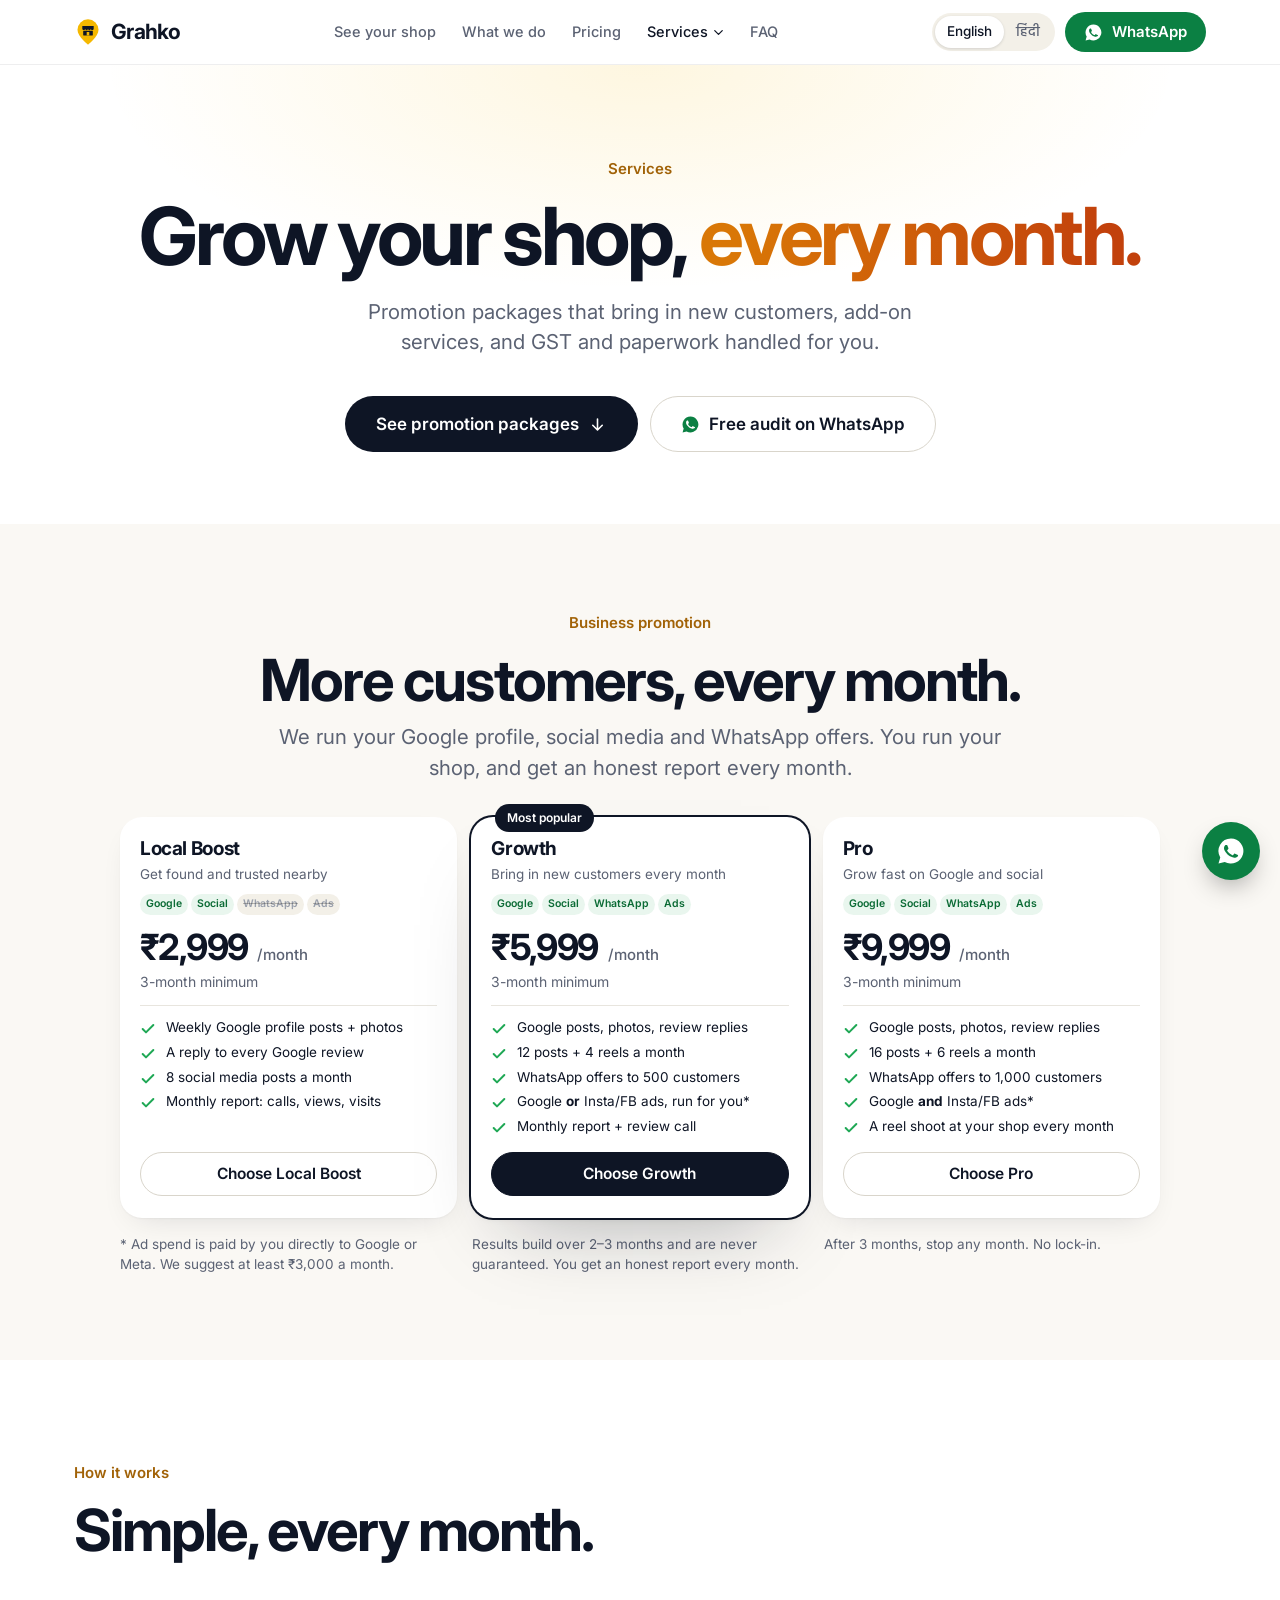
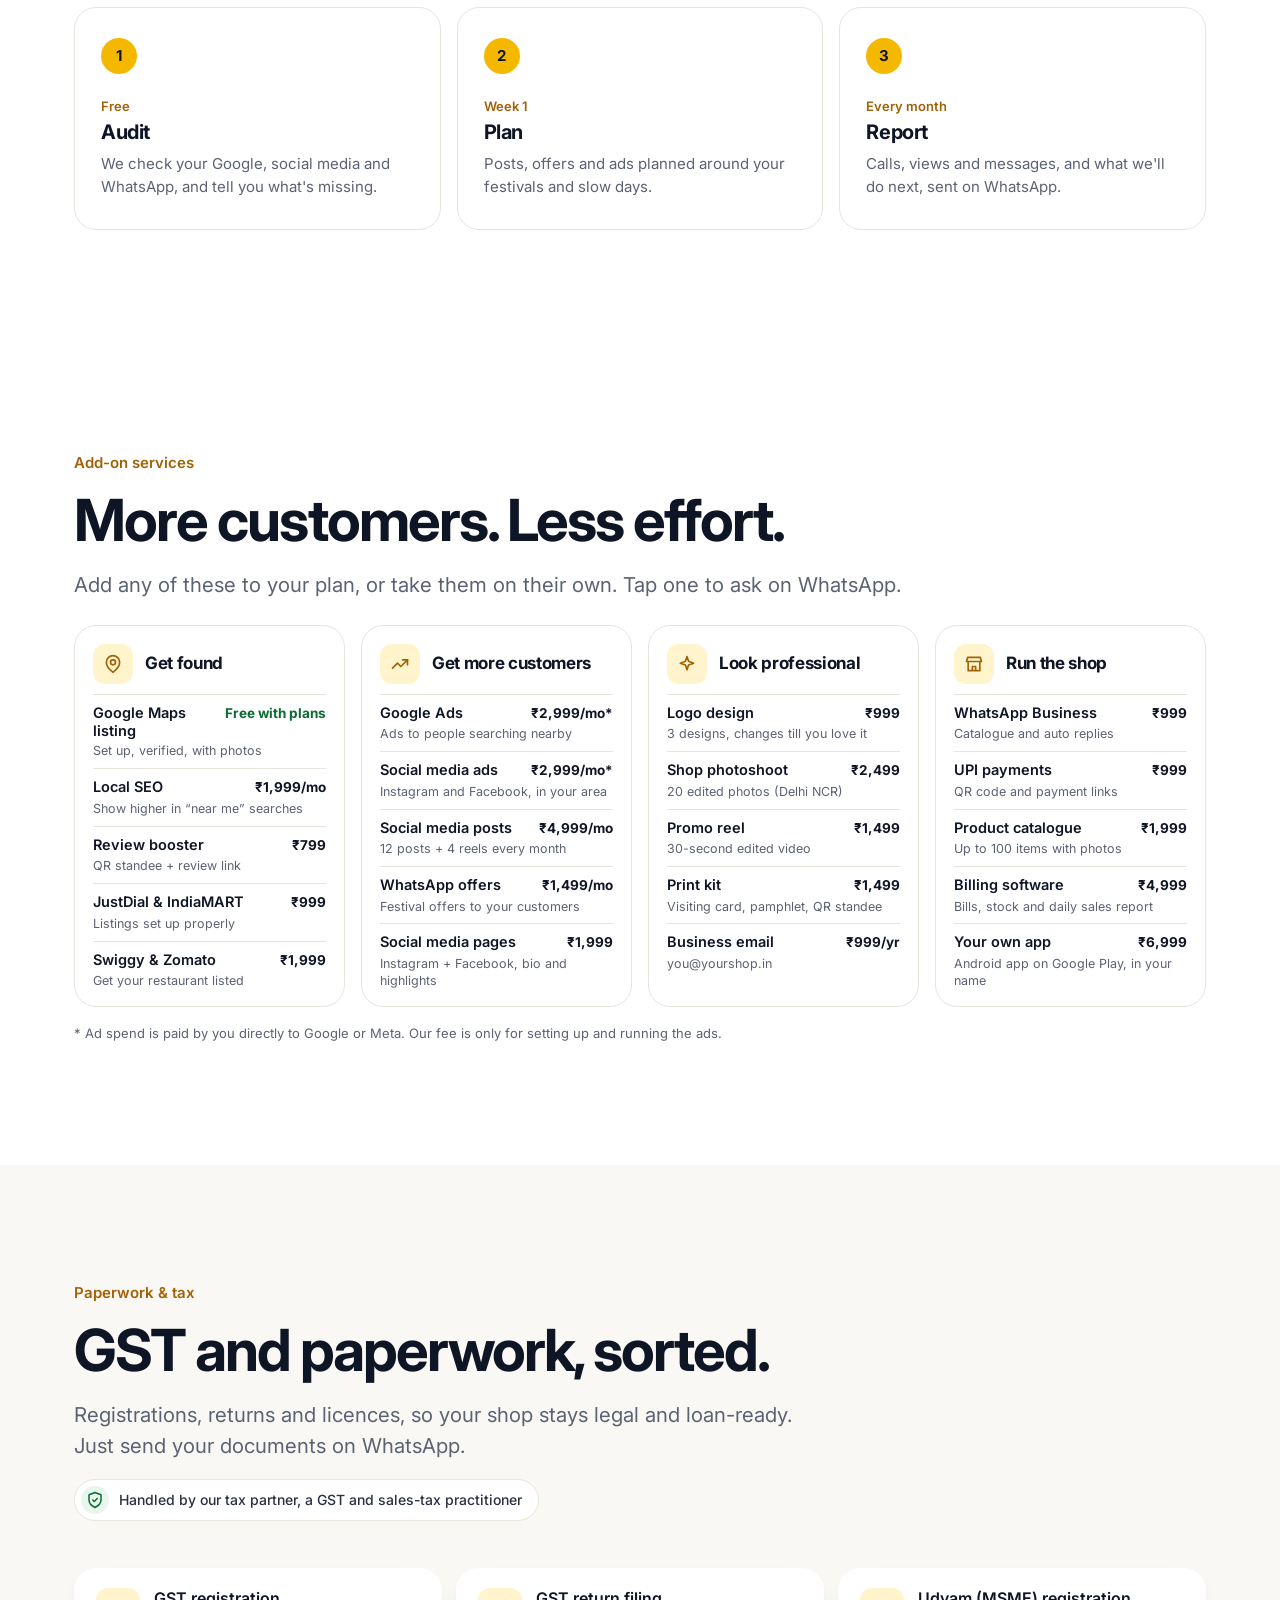
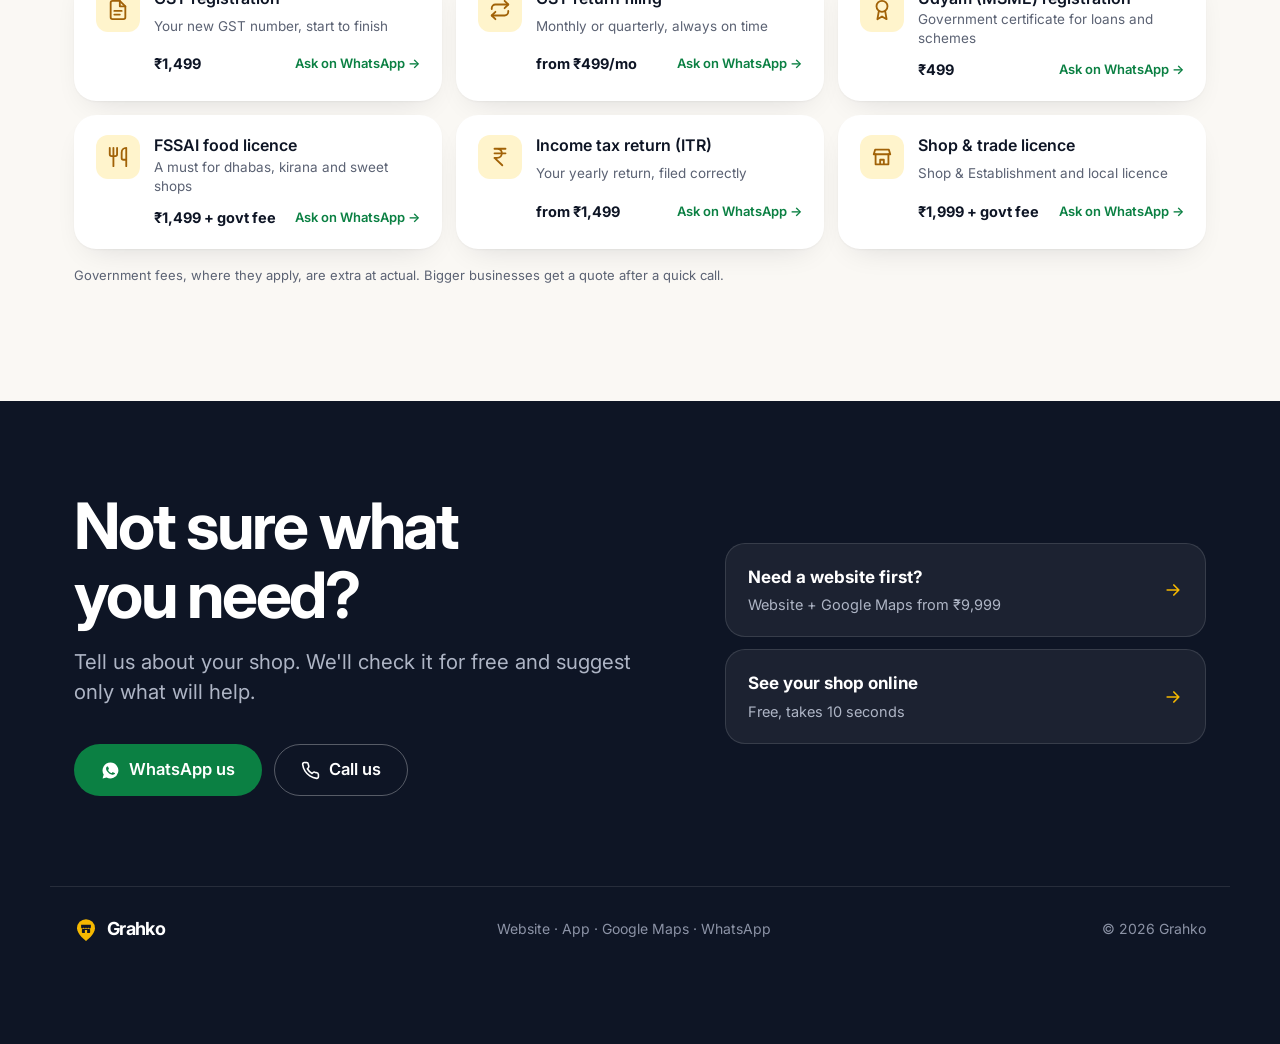
<file: services.html>
<!doctype html>
<html lang="en" data-lang="en">
<head>
<meta charset="utf-8">
<meta name="viewport" content="width=device-width, initial-scale=1">
<title>Services: promotion, add-ons and GST | Grahko</title>
<meta name="description" content="Monthly business promotion for shops (Google profile, social media, WhatsApp offers and ads) and 20 add-on services: logo, photoshoot, reels, UPI payments, billing software and more. Plus GST registration and returns, Udyam, FSSAI, ITR and shop licences. From Grahko.">
<meta name="robots" content="index,follow,max-image-preview:large">
<link rel="canonical" href="https://grahko.in/services">
<link rel="alternate" hreflang="en-IN" href="https://grahko.in/services">
<link rel="alternate" hreflang="hi-IN" href="https://grahko.in/services?lang=hi">
<link rel="alternate" hreflang="x-default" href="https://grahko.in/services">
<meta name="theme-color" content="#FFFFFF">
<link rel="icon" href="data:image/svg+xml,%3Csvg xmlns='http://www.w3.org/2000/svg' viewBox='0 0 64 64'%3E%3Cpath d='M32 61S8 43 8 27a24 24 0 0 1 48 0c0 16-24 34-24 34z' fill='%23F5B800'/%3E%3Cpath d='M19 18h26v6.5a3.25 3.25 0 0 1-6.5 0 3.25 3.25 0 0 1-6.5 0 3.25 3.25 0 0 1-6.5 0 3.25 3.25 0 0 1-6.5 0z' fill='%230E1525'/%3E%3Crect x='21' y='29' width='22' height='11' rx='2' fill='%230E1525'/%3E%3Crect x='29' y='32' width='6' height='8' fill='%23F5B800'/%3E%3C/svg%3E">
<meta property="og:type" content="website">
<meta property="og:site_name" content="Grahko">
<meta property="og:title" content="Grow your shop, every month | Grahko">
<meta property="og:description" content="Business promotion packages from ₹2,999 a month, and 20 add-on services for shops.">
<meta property="og:url" content="https://grahko.in/services">
<meta property="og:image" content="https://grahko.in/og-image.png">
<meta property="og:image:width" content="1200">
<meta property="og:image:height" content="630">
<meta property="og:locale" content="en_IN">
<meta property="og:locale:alternate" content="hi_IN">
<meta name="twitter:card" content="summary_large_image">
<meta name="twitter:title" content="Grow your shop, every month | Grahko">
<meta name="twitter:image" content="https://grahko.in/og-image.png">
<script type="application/ld+json">
{
 "@context": "https://schema.org",
 "@type": "OfferCatalog",
 "name": "Grahko services: promotion packages and paperwork",
 "url": "https://grahko.in/services",
 "provider": { "@id": "https://grahko.in/#business" },
 "itemListElement": [
  { "@type": "Offer", "price": "2999", "priceCurrency": "INR", "itemOffered": { "@type": "Service", "name": "Local Boost", "description": "Weekly Google Business Profile posts and photos, replies to every review, 8 social media posts a month and a monthly report" } },
  { "@type": "Offer", "price": "5999", "priceCurrency": "INR", "itemOffered": { "@type": "Service", "name": "Growth", "description": "Google profile upkeep, 12 posts and 4 reels a month, WhatsApp offers to 500 customers, and Google or Instagram/Facebook ads managed (ad spend separate)" } },
  { "@type": "Offer", "price": "1499", "priceCurrency": "INR", "itemOffered": { "@type": "Service", "name": "GST registration" } },
  { "@type": "Offer", "price": "499", "priceCurrency": "INR", "itemOffered": { "@type": "Service", "name": "GST return filing (monthly)" } },
  { "@type": "Offer", "price": "499", "priceCurrency": "INR", "itemOffered": { "@type": "Service", "name": "Udyam (MSME) registration" } },
  { "@type": "Offer", "price": "1499", "priceCurrency": "INR", "itemOffered": { "@type": "Service", "name": "FSSAI food licence (government fee extra)" } },
  { "@type": "Offer", "price": "1499", "priceCurrency": "INR", "itemOffered": { "@type": "Service", "name": "Income tax return (ITR) filing" } },
  { "@type": "Offer", "price": "1999", "priceCurrency": "INR", "itemOffered": { "@type": "Service", "name": "Shop and trade licence (government fee extra)" } },
  { "@type": "Offer", "price": "9999", "priceCurrency": "INR", "itemOffered": { "@type": "Service", "name": "Pro", "description": "Google profile upkeep, 16 posts and 6 reels a month, WhatsApp offers to 1,000 customers, Google and Instagram/Facebook ads managed, a monthly reel shoot and a planning call" } }
 ]
}
</script>
<link rel="preconnect" href="https://fonts.googleapis.com">
<link rel="preconnect" href="https://fonts.gstatic.com" crossorigin>
<link href="https://fonts.googleapis.com/css2?family=Inter:wght@400;500;600;700;800&family=Hind:wght@400;500;600;700&display=swap" rel="stylesheet">
<link rel="stylesheet" href="styles.css">
</head>
<body class="page-services">

<svg width="0" height="0" style="position:absolute" aria-hidden="true">
  <symbol id="logo" viewBox="0 0 64 64"><path d="M32 61S8 43 8 27a24 24 0 0 1 48 0c0 16-24 34-24 34z" fill="#F5B800"/><path d="M19 18h26v6.5a3.25 3.25 0 0 1-6.5 0 3.25 3.25 0 0 1-6.5 0 3.25 3.25 0 0 1-6.5 0 3.25 3.25 0 0 1-6.5 0z" fill="#0E1525"/><rect x="21" y="29" width="22" height="11" rx="2" fill="#0E1525"/><rect x="29" y="32" width="6" height="8" fill="#F5B800"/></symbol>
  <symbol id="i-wa" viewBox="0 0 24 24"><path fill="currentColor" d="M12 2a10 10 0 0 0-8.6 15.1L2 22l5-1.3A10 10 0 1 0 12 2Zm5.3 14.1c-.2.6-1.3 1.2-1.8 1.2-.5.1-1 .2-3.3-.7-2.8-1.1-4.5-3.9-4.7-4.1-.1-.2-1.1-1.5-1.1-2.8s.7-2 .9-2.3c.2-.3.5-.3.7-.3h.5c.2 0 .4 0 .6.5l.8 2c.1.2.1.4 0 .5l-.4.6-.4.4c-.1.2-.3.3-.1.6.2.3.8 1.3 1.7 2.1 1.2 1 2.1 1.3 2.4 1.5.3.1.5.1.6-.1l.9-1c.2-.3.4-.2.6-.1l1.9.9c.3.1.5.2.5.3.1.2.1.7-.1 1.3Z"/></symbol>
  <symbol id="i-globe" viewBox="0 0 24 24"><circle cx="12" cy="12" r="10"/><path d="M2 12h20M12 2a15.3 15.3 0 0 1 4 10 15.3 15.3 0 0 1-4 10 15.3 15.3 0 0 1-4-10 15.3 15.3 0 0 1 4-10z"/></symbol>
  <symbol id="i-phone" viewBox="0 0 24 24"><rect x="5" y="2" width="14" height="20" rx="3"/><path d="M11 18h2"/></symbol>
  <symbol id="i-pin" viewBox="0 0 24 24"><path d="M20 10c0 6-8 12-8 12s-8-6-8-12a8 8 0 0 1 16 0Z"/><circle cx="12" cy="10" r="3"/></symbol>
  <symbol id="i-chat" viewBox="0 0 24 24"><path d="M7.9 20A9 9 0 1 0 4 16.1L2 22Z"/></symbol>
  <symbol id="i-call" viewBox="0 0 24 24"><path d="M22 16.9v3a2 2 0 0 1-2.2 2 19.8 19.8 0 0 1-8.6-3.1 19.5 19.5 0 0 1-6-6A19.8 19.8 0 0 1 2.1 4.2 2 2 0 0 1 4.1 2h3a2 2 0 0 1 2 1.7c.1.9.4 1.8.7 2.7a2 2 0 0 1-.5 2.1L8 9.8a16 16 0 0 0 6 6l1.3-1.3a2 2 0 0 1 2.1-.4c.9.3 1.8.6 2.7.7a2 2 0 0 1 1.7 2Z"/></symbol>
  <symbol id="i-check" viewBox="0 0 24 24"><path d="M20 6 9 17l-5-5"/></symbol>
  <symbol id="i-x" viewBox="0 0 24 24"><path d="M18 6 6 18M6 6l12 12"/></symbol>
  <symbol id="i-arrow" viewBox="0 0 24 24"><path d="M5 12h14M13 6l6 6-6 6"/></symbol>
  <symbol id="i-down" viewBox="0 0 24 24"><path d="M12 5v14M6 13l6 6 6-6"/></symbol>
  <symbol id="i-mic" viewBox="0 0 24 24"><rect x="9" y="2" width="6" height="12" rx="3"/><path d="M19 10v2a7 7 0 0 1-14 0v-2M12 19v3"/></symbol>
  <symbol id="i-camera" viewBox="0 0 24 24"><path d="M14.5 4h-5L7 7H4a2 2 0 0 0-2 2v9a2 2 0 0 0 2 2h16a2 2 0 0 0 2-2V9a2 2 0 0 0-2-2h-3z"/><circle cx="12" cy="13" r="3"/></symbol>
  <symbol id="i-sound" viewBox="0 0 24 24"><path d="M11 5 6 9H2v6h4l5 4z"/><path d="M15.5 8.5a5 5 0 0 1 0 7M19 5a10 10 0 0 1 0 14"/></symbol>
  <symbol id="i-share" viewBox="0 0 24 24"><circle cx="18" cy="5" r="3"/><circle cx="6" cy="12" r="3"/><circle cx="18" cy="19" r="3"/><path d="m8.6 13.5 6.8 4M15.4 6.5l-6.8 4"/></symbol>
  <symbol id="i-copy" viewBox="0 0 24 24"><rect x="9" y="9" width="13" height="13" rx="2"/><path d="M5 15H4a2 2 0 0 1-2-2V4a2 2 0 0 1 2-2h9a2 2 0 0 1 2 2v1"/></symbol>
  <symbol id="i-mail" viewBox="0 0 24 24"><rect x="2" y="4" width="20" height="16" rx="2"/><path d="m22 7-10 6L2 7"/></symbol>
  <symbol id="i-menu" viewBox="0 0 24 24"><path d="M4 8h16M4 16h16"/></symbol>
  <symbol id="i-store" viewBox="0 0 24 24"><path d="M3 9h18l-1.5-5h-15z"/><path d="M5 9v11h14V9M10 20v-5h4v5"/></symbol>
  <symbol id="i-calc" viewBox="0 0 24 24"><path d="M3 17l6-6 4 4 8-8"/><path d="M15 7h6v6"/></symbol>
  <symbol id="i-scale" viewBox="0 0 24 24"><path d="M12 3v18M5 21h14M3 7h18M6 7l-3 7a3 3 0 0 0 6 0zM18 7l-3 7a3 3 0 0 0 6 0z"/></symbol>
  <symbol id="i-tag" viewBox="0 0 24 24"><path d="M12.6 2.6A2 2 0 0 0 11.2 2H4a2 2 0 0 0-2 2v7.2a2 2 0 0 0 .6 1.4l8.7 8.7a2.4 2.4 0 0 0 3.4 0l6.6-6.6a2.4 2.4 0 0 0 0-3.4z"/><circle cx="7.5" cy="7.5" r="1.5"/></symbol>
  <symbol id="i-steps" viewBox="0 0 24 24"><circle cx="12" cy="12" r="10"/><path d="M12 6v6l4 2"/></symbol>
  <symbol id="i-info" viewBox="0 0 24 24"><circle cx="12" cy="12" r="10"/><path d="M12 16v-4M12 8h.01"/></symbol>
  <symbol id="i-help" viewBox="0 0 24 24"><circle cx="12" cy="12" r="10"/><path d="M9.1 9a3 3 0 0 1 5.8 1c0 2-3 3-3 3M12 17h.01"/></symbol>
  <symbol id="i-calendar" viewBox="0 0 24 24"><rect x="3" y="4" width="18" height="18" rx="2"/><path d="M16 2v4M8 2v4M3 10h18"/></symbol>
  <symbol id="i-chart" viewBox="0 0 24 24"><path d="M3 3v18h18M7 16v-4M12 16V8M17 16v-7"/></symbol>
  <symbol id="i-spark" viewBox="0 0 24 24"><path d="M12 3l1.9 5.8L20 11l-6.1 2.2L12 19l-1.9-5.8L4 11l6.1-2.2z"/></symbol>
  <symbol id="i-gift" viewBox="0 0 24 24"><rect x="3" y="8" width="18" height="4" rx="1"/><path d="M12 8v13M19 12v7a2 2 0 0 1-2 2H7a2 2 0 0 1-2-2v-7M7.5 8a2.5 2.5 0 0 1 0-5C11 3 12 8 12 8s1-5 4.5-5a2.5 2.5 0 0 1 0 5"/></symbol>
  <symbol id="i-doc" viewBox="0 0 24 24"><path d="M14 2H6a2 2 0 0 0-2 2v16a2 2 0 0 0 2 2h12a2 2 0 0 0 2-2V8z"/><path d="M14 2v6h6M8 13h8M8 17h6"/></symbol>
  <symbol id="i-repeat" viewBox="0 0 24 24"><path d="m17 2 4 4-4 4"/><path d="M3 11v-1a4 4 0 0 1 4-4h14"/><path d="m7 22-4-4 4-4"/><path d="M21 13v1a4 4 0 0 1-4 4H3"/></symbol>
  <symbol id="i-award" viewBox="0 0 24 24"><circle cx="12" cy="8" r="6"/><path d="M15.5 13.5 17 22l-5-3-5 3 1.5-8.5"/></symbol>
  <symbol id="i-food" viewBox="0 0 24 24"><path d="M3 2v7a2 2 0 0 0 2 2h4a2 2 0 0 0 2-2V2M7 2v20M21 15V2a5 5 0 0 0-5 5v6a2 2 0 0 0 2 2h3zm0 0v7"/></symbol>
  <symbol id="i-rupee" viewBox="0 0 24 24"><path d="M6 3h12M6 8h12M6 13l8.5 8M6 13h3M9 13c6.7 0 6.7-10 0-10"/></symbol>
  <symbol id="i-shield" viewBox="0 0 24 24"><path d="M12 22s8-4 8-10V5l-8-3-8 3v7c0 6 8 10 8 10z"/><path d="m9 12 2 2 4-4"/></symbol>
  <symbol id="i-chev" viewBox="0 0 24 24"><path d="m6 9 6 6 6-6"/></symbol>
  <symbol id="i-cart" viewBox="0 0 24 24"><circle cx="8" cy="21" r="1"/><circle cx="19" cy="21" r="1"/><path d="M2 2h3l2.7 12.4a2 2 0 0 0 2 1.6h9.7a2 2 0 0 0 2-1.6L23 6H6"/></symbol>
</svg>
<!-- ============ NAV ============ -->
<nav id="nav">
  <div class="wrap">
    <a href="/" class="logo" aria-label="Grahko, home"><svg aria-hidden="true"><use href="#logo"/></svg>Grahko</a>
    <div class="nav-links">
      <a href="/#studio" data-sec="studio"><span class="hi">अपनी दुकान देखिए</span><span class="en">See your shop</span></a>
      <a href="/#services" data-sec="services"><span class="hi">हम क्या करते हैं</span><span class="en">What we do</span></a>
      <a href="/#pricing" data-sec="pricing"><span class="hi">दाम</span><span class="en">Pricing</span></a>
      <div class="nav-dd" id="svcDd">
        <button type="button" class="nav-dd-btn" aria-expanded="false" aria-controls="svcMenu"><span class="hi">सर्विस</span><span class="en">Services</span><svg class="i dd-caret" aria-hidden="true"><use href="#i-chev"/></svg></button>
        <div class="nav-dd-panel" id="svcMenu"><div class="dd-card">
          <a href="#promotion"><span class="dd-ic"><svg class="i" aria-hidden="true"><use href="#i-calc"/></svg></span><span><b><span class="en">Business promotion</span><span class="hi">बिज़नेस प्रमोशन</span></b><small><span class="en">Monthly packages from ₹2,999</span><span class="hi">₹2,999/महीना से पैकेज</span></small></span></a>
          <a href="#addons"><span class="dd-ic"><svg class="i" aria-hidden="true"><use href="#i-spark"/></svg></span><span><b><span class="en">Add-on services</span><span class="hi">ऐड-ऑन सर्विस</span></b><small><span class="en">Logo, photoshoot, ads and 17 more</span><span class="hi">लोगो, फोटोशूट, ऐड और 17 और</span></small></span></a>
          <a href="#tax"><span class="dd-ic"><svg class="i" aria-hidden="true"><use href="#i-doc"/></svg></span><span><b><span class="en">GST & paperwork</span><span class="hi">GST और कागज़ी काम</span></b><small><span class="en">GST, Udyam, FSSAI, ITR, licences</span><span class="hi">GST, Udyam, FSSAI, ITR, लाइसेंस</span></small></span></a>
          <a class="dd-all" href="services.html"><span class="en">See all services</span><span class="hi">सारी सर्विस देखें</span><svg class="i" aria-hidden="true"><use href="#i-arrow"/></svg></a>
        </div></div>
      </div>
      <a href="/#faq" data-sec="faq"><span class="hi">सवाल</span><span class="en">FAQ</span></a>
    </div>
    <div class="nav-right">
      <div class="offer-wrap" id="fest">
        <button type="button" class="offer-pill" id="offerBtn" aria-expanded="false" aria-controls="offerPop"><span class="live" aria-hidden="true"></span><svg class="i" aria-hidden="true"><use href="#i-gift"/></svg><span class="op-txt"><span class="en"><span class="js-fest-name"></span> offer</span><span class="hi"><span class="js-fest-name"></span> ऑफर</span></span></button>
        <div class="offer-pop" id="offerPop" hidden>
          <span class="op-eyebrow"><span class="en"><span class="js-fest-name"></span> offer</span><span class="hi"><span class="js-fest-name"></span> ऑफर</span></span>
          <b class="op-big"><span class="en">Save up to <span class="js-fest-save"></span></span><span class="hi"><span class="js-fest-save"></span> तक की बचत</span></b>
          <p><span class="en">On every plan. Festival shoppers search Google first, so get online before the rush.</span><span class="hi">हर प्लान पर। त्योहार में लोग पहले Google पर ही ढूंढते हैं, इसलिए भीड़ से पहले ऑनलाइन आइए।</span></p>
          <span class="op-count"><span class="live" aria-hidden="true"></span><span class="en"><span class="js-fest-count"></span></span><span class="hi"><span class="js-fest-count"></span></span></span>
          <a class="btn btn-dark btn-sm" href="/#pricing"><span class="en">See offer prices</span><span class="hi">ऑफर वाले दाम देखें</span><svg class="i" aria-hidden="true"><use href="#i-arrow"/></svg></a>
        </div>
      </div>
      <div class="lang" role="group" aria-label="Language">
        <button type="button" data-set-lang="en" aria-pressed="true">English</button>
        <button type="button" data-set-lang="hi" aria-pressed="false">हिंदी</button>
      </div>
      <a class="btn btn-wa btn-sm nav-wa js-wa" href="#"><svg class="i i-fill" aria-hidden="true"><use href="#i-wa"/></svg>WhatsApp</a>
      <button type="button" class="menu-btn" id="menuBtn" aria-expanded="false" aria-controls="menu" aria-label="Menu"><svg class="i" aria-hidden="true"><use href="#i-menu"/></svg></button>
    </div>
  </div>
</nav>
<!-- Slide-in menu (phones and small laptops) -->
<div class="menu" id="menu" hidden>
  <div class="menu-sheet" role="dialog" aria-modal="true" aria-label="Menu">
    <div class="menu-head">
      <span class="logo"><svg aria-hidden="true"><use href="#logo"/></svg>Grahko</span>
      <button type="button" class="menu-close" id="menuClose" aria-label="Close"><svg class="i" aria-hidden="true"><use href="#i-x"/></svg></button>
    </div>
    <div class="menu-links">
      <a href="/#studio" data-sec="studio"><svg class="i" aria-hidden="true"><use href="#i-store"/></svg><span class="hi">अपनी दुकान देखिए</span><span class="en">See your shop</span></a>
      <a href="/#services" data-sec="services"><svg class="i" aria-hidden="true"><use href="#i-globe"/></svg><span class="hi">हम क्या करते हैं</span><span class="en">What we do</span></a>
      <a href="/#calc" data-sec="calc"><svg class="i" aria-hidden="true"><use href="#i-calc"/></svg><span class="hi">कितना फायदा</span><span class="en">Your gain</span></a>
      <a href="/#why" data-sec="why"><svg class="i" aria-hidden="true"><use href="#i-scale"/></svg><span class="hi">हम ही क्यों</span><span class="en">Why Grahko</span></a>
      <a href="/#pricing" data-sec="pricing"><svg class="i" aria-hidden="true"><use href="#i-tag"/></svg><span class="hi">दाम</span><span class="en">Pricing</span></a>
      <a href="services.html" data-page="services" aria-current="page"><svg class="i" aria-hidden="true"><use href="#i-spark"/></svg><span class="hi">सर्विस</span><span class="en">Services</span></a>
      <a class="menu-sub" href="#promotion"><span class="en">Business promotion</span><span class="hi">बिज़नेस प्रमोशन</span></a>
      <a class="menu-sub" href="#addons"><span class="en">Add-on services</span><span class="hi">ऐड-ऑन सर्विस</span></a>
      <a class="menu-sub" href="#tax"><span class="en">GST & paperwork</span><span class="hi">GST और कागज़ी काम</span></a>
      <a href="/#how" data-sec="how"><svg class="i" aria-hidden="true"><use href="#i-steps"/></svg><span class="hi">काम कैसे होता है</span><span class="en">How it works</span></a>
      <a href="/#work" data-sec="work"><svg class="i" aria-hidden="true"><use href="#i-info"/></svg><span class="hi">हमारे बारे में</span><span class="en">About us</span></a>
      <a href="/#faq" data-sec="faq"><svg class="i" aria-hidden="true"><use href="#i-help"/></svg><span class="hi">आपके सवाल</span><span class="en">FAQ</span></a>
      <a href="/#contact" data-sec="contact"><svg class="i" aria-hidden="true"><use href="#i-call"/></svg><span class="hi">संपर्क और पेमेंट</span><span class="en">Contact & payment</span></a>
    </div>
    <div class="menu-cta">
      <a class="btn btn-wa js-wa" href="#"><svg class="i i-fill" aria-hidden="true"><use href="#i-wa"/></svg>WhatsApp</a>
      <a class="btn btn-line js-call" href="#"><svg class="i" aria-hidden="true"><use href="#i-call"/></svg><span class="hi">कॉल करें</span><span class="en">Call</span></a>
    </div>
  </div>
</div>

<!-- ============ PAGE HERO ============ -->
<header class="page-hero" id="top">
  <div class="wrap">
    <span class="eyebrow"><span class="en">Services</span><span class="hi">सर्विस</span></span>
    <h1><span class="en">Grow your shop, <span class="soft">every month.</span></span><span class="hi">हर महीने, <span class="soft">ज़्यादा ग्राहक।</span></span></h1>
    <p class="lede"><span class="en">Promotion packages that bring in new customers, add-on services, and GST and paperwork handled for you.</span><span class="hi">नए ग्राहक लाने वाले प्रमोशन पैकेज, ऐड-ऑन सर्विस, और GST व कागज़ी काम भी हमारे ज़िम्मे।</span></p>
    <div class="hero-cta">
      <a class="btn btn-dark" href="#promotion"><span class="en">See promotion packages</span><span class="hi">प्रमोशन पैकेज देखें</span><svg class="i" aria-hidden="true"><use href="#i-down"/></svg></a>
      <a class="btn btn-line js-audit" href="#"><svg class="i i-fill" style="color:var(--wa)" aria-hidden="true"><use href="#i-wa"/></svg><span class="en">Free audit on WhatsApp</span><span class="hi">WhatsApp पर फ्री जाँच</span></a>
    </div>
  </div>
</header>

<!-- ============ BUSINESS PROMOTION ============ -->
<section class="sand" id="promotion">
  <div class="wrap">
    <div class="head center reveal">
      <span class="eyebrow"><span class="en">Business promotion</span><span class="hi">बिज़नेस प्रमोशन</span></span>
      <h2><span class="en">More customers, every month.</span><span class="hi">हर महीने, नए ग्राहक।</span></h2>
      <p class="lede"><span class="en">We run your Google profile, social media and WhatsApp offers. You run your shop, and get an honest report every month.</span><span class="hi">आपका Google प्रोफाइल, सोशल मीडिया और WhatsApp ऑफर हम चलाएँगे। आप दुकान चलाइए, हर महीने सच्ची रिपोर्ट पाइए।</span></p>
    </div>
    <p class="swipe-hint"><span class="hi">खिसकाकर तीनों पैकेज देखिए →</span><span class="en">Swipe to see all three →</span></p>
    <div class="plans promo-plans">
      <div class="plan">
        <h3>Local Boost</h3>
        <p class="for"><span class="en">Get found and trusted nearby</span><span class="hi">पास के लोग ढूंढें और भरोसा करें</span></p>
        <div class="incl"><span class="on">Google</span><span class="on">Social</span><span>WhatsApp</span><span><span class="en">Ads</span><span class="hi">ऐड</span></span></div>
        <div class="price">₹2,999<small><span class="en">/month</span><span class="hi">/महीना</span></small></div>
        <div class="once"><span class="en">3-month minimum</span><span class="hi">कम से कम 3 महीने</span></div>
        <ul>
          <li><span class="en">Weekly Google profile posts + photos</span><span class="hi">हर हफ्ते Google पर पोस्ट + फोटो</span></li>
          <li><span class="en">A reply to every Google review</span><span class="hi">हर Google रिव्यू का जवाब</span></li>
          <li><span class="en">8 social media posts a month</span><span class="hi">हर महीने 8 सोशल मीडिया पोस्ट</span></li>
          <li><span class="en">Monthly report: calls, views, visits</span><span class="hi">हर महीने रिपोर्ट: कॉल, व्यू, विज़िट</span></li>
        </ul>
        <a class="btn btn-line js-pack" href="#" data-en="Local Boost promotion package (₹2,999/month)" data-hi="लोकल बूस्ट प्रमोशन पैकेज (₹2,999/महीना)"><span class="en">Choose Local Boost</span><span class="hi">लोकल बूस्ट चुनें</span></a>
      </div>
      <div class="plan is-rec">
        <span class="rec-tag"><span class="en">Most popular</span><span class="hi">सबसे ज़्यादा पसंद</span></span>
        <h3>Growth</h3>
        <p class="for"><span class="en">Bring in new customers every month</span><span class="hi">हर महीने नए ग्राहक लाइए</span></p>
        <div class="incl"><span class="on">Google</span><span class="on">Social</span><span class="on">WhatsApp</span><span class="on"><span class="en">Ads</span><span class="hi">ऐड</span></span></div>
        <div class="price">₹5,999<small><span class="en">/month</span><span class="hi">/महीना</span></small></div>
        <div class="once"><span class="en">3-month minimum</span><span class="hi">कम से कम 3 महीने</span></div>
        <ul>
          <li><span class="en">Google posts, photos, review replies</span><span class="hi">Google पर पोस्ट, फोटो, रिव्यू जवाब</span></li>
          <li><span class="en">12 posts + 4 reels a month</span><span class="hi">हर महीने 12 पोस्ट + 4 रील</span></li>
          <li><span class="en">WhatsApp offers to 500 customers</span><span class="hi">500 ग्राहकों तक WhatsApp ऑफर</span></li>
          <li><span class="en">Google <b>or</b> Insta/FB ads, run for you*</span><span class="hi">Google <b>या</b> Insta/FB ऐड, हम चलाएँगे*</span></li>
          <li><span class="en">Monthly report + review call</span><span class="hi">हर महीने रिपोर्ट + बातचीत</span></li>
        </ul>
        <a class="btn btn-line js-pack" href="#" data-en="Growth promotion package (₹5,999/month)" data-hi="ग्रोथ प्रमोशन पैकेज (₹5,999/महीना)"><span class="en">Choose Growth</span><span class="hi">ग्रोथ चुनें</span></a>
      </div>
      <div class="plan">
        <h3>Pro</h3>
        <p class="for"><span class="en">Grow fast on Google and social</span><span class="hi">Google और सोशल पर तेज़ी से बढ़िए</span></p>
        <div class="incl"><span class="on">Google</span><span class="on">Social</span><span class="on">WhatsApp</span><span class="on"><span class="en">Ads</span><span class="hi">ऐड</span></span></div>
        <div class="price">₹9,999<small><span class="en">/month</span><span class="hi">/महीना</span></small></div>
        <div class="once"><span class="en">3-month minimum</span><span class="hi">कम से कम 3 महीने</span></div>
        <ul>
          <li><span class="en">Google posts, photos, review replies</span><span class="hi">Google पर पोस्ट, फोटो, रिव्यू जवाब</span></li>
          <li><span class="en">16 posts + 6 reels a month</span><span class="hi">हर महीने 16 पोस्ट + 6 रील</span></li>
          <li><span class="en">WhatsApp offers to 1,000 customers</span><span class="hi">1,000 ग्राहकों तक WhatsApp ऑफर</span></li>
          <li><span class="en">Google <b>and</b> Insta/FB ads*</span><span class="hi">Google <b>और</b> Insta/FB दोनों ऐड*</span></li>
          <li><span class="en">A reel shoot at your shop every month</span><span class="hi">हर महीने दुकान पर रील शूट</span></li>
        </ul>
        <a class="btn btn-line js-pack" href="#" data-en="Pro promotion package (₹9,999/month)" data-hi="प्रो प्रमोशन पैकेज (₹9,999/महीना)"><span class="en">Choose Pro</span><span class="hi">प्रो चुनें</span></a>
      </div>
    </div>
    <ul class="promo-notes reveal">
      <li><span class="en">* Ad spend is paid by you directly to Google or Meta. We suggest at least ₹3,000 a month.</span><span class="hi">* ऐड का खर्चा आप सीधे Google या Meta को देते हैं। कम से कम ₹3,000 महीना रखिए।</span></li>
      <li><span class="en">Results build over 2–3 months and are never guaranteed. You get an honest report every month.</span><span class="hi">नतीजे 2–3 महीने में दिखते हैं, गारंटी कोई नहीं दे सकता। हर महीने सच्ची रिपोर्ट मिलेगी।</span></li>
      <li><span class="en">After 3 months, stop any month. No lock-in.</span><span class="hi">3 महीने के बाद जब चाहें बंद करें। कोई बंधन नहीं।</span></li>
    </ul>
  </div>
</section>

<!-- ============ HOW PROMOTION WORKS ============ -->
<section id="promo-how">
  <div class="wrap">
    <div class="head reveal">
      <span class="eyebrow"><span class="en">How it works</span><span class="hi">कैसे होता है</span></span>
      <h2><span class="en">Simple, every month.</span><span class="hi">हर महीने, आसान।</span></h2>
    </div>
    <div class="steps steps-3">
      <div class="step reveal"><div class="when"><span class="en">Free</span><span class="hi">फ्री</span></div><h3><span class="en">Audit</span><span class="hi">जाँच</span></h3><p><span class="en">We check your Google, social media and WhatsApp, and tell you what's missing.</span><span class="hi">हम आपका Google, सोशल मीडिया और WhatsApp देखकर बताते हैं कि क्या कमी है।</span></p></div>
      <div class="step reveal"><div class="when"><span class="en">Week 1</span><span class="hi">पहला हफ्ता</span></div><h3><span class="en">Plan</span><span class="hi">प्लान</span></h3><p><span class="en">Posts, offers and ads planned around your festivals and slow days.</span><span class="hi">आपके त्योहार और कम बिक्री वाले दिनों के हिसाब से पोस्ट, ऑफर और ऐड।</span></p></div>
      <div class="step reveal"><div class="when"><span class="en">Every month</span><span class="hi">हर महीने</span></div><h3><span class="en">Report</span><span class="hi">रिपोर्ट</span></h3><p><span class="en">Calls, views and messages, and what we'll do next, sent on WhatsApp.</span><span class="hi">कितने कॉल, व्यू और मैसेज आए, और आगे क्या करेंगे, WhatsApp पर।</span></p></div>
    </div>
  </div>
</section>

<!-- ============ ADD-ON SERVICES ============ -->
<section id="addons">
  <div class="wrap">
    <div class="head reveal">
      <span class="eyebrow"><span class="en">Add-on services</span><span class="hi">ऐड-ऑन सर्विस</span></span>
      <h2><span class="en">More customers. Less effort.</span><span class="hi">ज़्यादा ग्राहक, कम मेहनत।</span></h2>
      <p class="lede"><span class="en">Add any of these to your plan, or take them on their own. Tap one to ask on WhatsApp.</span><span class="hi">इनमें से कुछ भी अपने प्लान में जोड़िए या अलग से लीजिए। किसी पर भी टैप करके WhatsApp पर पूछिए।</span></p>
    </div>
    <div class="addons">
      <div class="ad-group reveal">
        <div class="ad-head"><span class="svc-ic"><svg class="i" aria-hidden="true"><use href="#i-pin"/></svg></span><h3><span class="en">Get found</span><span class="hi">ग्राहक आपको ढूंढें</span></h3></div>
        <ul>
          <li><a class="js-addon" href="#" data-en="Google Maps listing" data-hi="Google Maps पर दुकान"><span class="ad-top"><b><span class="en">Google Maps listing</span><span class="hi">Google Maps पर दुकान</span></b><em class="free"><span class="en">Free with plans</span><span class="hi">प्लान में फ्री</span></em></span><small><span class="en">Set up, verified, with photos</span><span class="hi">सेटअप, वेरिफ़िकेशन और फोटो</span></small></a></li>
          <li><a class="js-addon" href="#" data-en="Local SEO" data-hi="लोकल SEO"><span class="ad-top"><b><span class="en">Local SEO</span><span class="hi">लोकल SEO</span></b><em><span class="en">₹1,999/mo</span><span class="hi">₹1,999/माह</span></em></span><small><span class="en">Show higher in “near me” searches</span><span class="hi">“पास में” वाली खोज में ऊपर दिखें</span></small></a></li>
          <li><a class="js-addon" href="#" data-en="Google review booster" data-hi="रिव्यू बूस्टर"><span class="ad-top"><b><span class="en">Review booster</span><span class="hi">रिव्यू बूस्टर</span></b><em>₹799</em></span><small><span class="en">QR standee + review link</span><span class="hi">QR स्टैंडी + रिव्यू लिंक</span></small></a></li>
          <li><a class="js-addon" href="#" data-en="JustDial and IndiaMART listing" data-hi="JustDial और IndiaMART लिस्टिंग"><span class="ad-top"><b>JustDial & IndiaMART</b><em>₹999</em></span><small><span class="en">Listings set up properly</span><span class="hi">लिस्टिंग सही तरीके से सेटअप</span></small></a></li>
          <li><a class="js-addon" href="#" data-en="Swiggy and Zomato listing" data-hi="Swiggy और Zomato लिस्टिंग"><span class="ad-top"><b>Swiggy & Zomato</b><em>₹1,999</em></span><small><span class="en">Get your restaurant listed</span><span class="hi">रेस्टोरेंट लिस्ट करवाने में मदद</span></small></a></li>
        </ul>
      </div>
      <div class="ad-group reveal">
        <div class="ad-head"><span class="svc-ic"><svg class="i" aria-hidden="true"><use href="#i-calc"/></svg></span><h3><span class="en">Get more customers</span><span class="hi">ज़्यादा ग्राहक लाएँ</span></h3></div>
        <ul>
          <li><a class="js-addon" href="#" data-en="Google Ads" data-hi="Google ऐड"><span class="ad-top"><b><span class="en">Google Ads</span><span class="hi">Google ऐड</span></b><em><span class="en">₹2,999/mo*</span><span class="hi">₹2,999/माह*</span></em></span><small><span class="en">Ads to people searching nearby</span><span class="hi">पास में खोजने वालों को आपका ऐड</span></small></a></li>
          <li><a class="js-addon" href="#" data-en="Instagram and Facebook ads" data-hi="Instagram और Facebook ऐड"><span class="ad-top"><b><span class="en">Social media ads</span><span class="hi">सोशल मीडिया ऐड</span></b><em><span class="en">₹2,999/mo*</span><span class="hi">₹2,999/माह*</span></em></span><small><span class="en">Instagram and Facebook, in your area</span><span class="hi">Instagram और Facebook, आपके इलाके में</span></small></a></li>
          <li><a class="js-addon" href="#" data-en="Social media management" data-hi="सोशल मीडिया मैनेजमेंट"><span class="ad-top"><b><span class="en">Social media posts</span><span class="hi">सोशल मीडिया पोस्ट</span></b><em><span class="en">₹4,999/mo</span><span class="hi">₹4,999/माह</span></em></span><small><span class="en">12 posts + 4 reels every month</span><span class="hi">हर महीने 12 पोस्ट + 4 रील</span></small></a></li>
          <li><a class="js-addon" href="#" data-en="WhatsApp offer messages" data-hi="WhatsApp ऑफर मैसेज"><span class="ad-top"><b><span class="en">WhatsApp offers</span><span class="hi">WhatsApp ऑफर</span></b><em><span class="en">₹1,499/mo</span><span class="hi">₹1,499/माह</span></em></span><small><span class="en">Festival offers to your customers</span><span class="hi">त्योहार के ऑफर आपके ग्राहकों तक</span></small></a></li>
          <li><a class="js-addon" href="#" data-en="Instagram and Facebook page setup" data-hi="Instagram और Facebook पेज सेटअप"><span class="ad-top"><b><span class="en">Social media pages</span><span class="hi">सोशल मीडिया पेज</span></b><em>₹1,999</em></span><small><span class="en">Instagram + Facebook, bio and highlights</span><span class="hi">Instagram + Facebook, बायो और हाइलाइट्स</span></small></a></li>
        </ul>
      </div>
      <div class="ad-group reveal">
        <div class="ad-head"><span class="svc-ic"><svg class="i" aria-hidden="true"><use href="#i-spark"/></svg></span><h3><span class="en">Look professional</span><span class="hi">प्रोफेशनल पहचान</span></h3></div>
        <ul>
          <li><a class="js-addon" href="#" data-en="Logo design" data-hi="लोगो डिज़ाइन"><span class="ad-top"><b><span class="en">Logo design</span><span class="hi">लोगो डिज़ाइन</span></b><em>₹999</em></span><small><span class="en">3 designs, changes till you love it</span><span class="hi">3 डिज़ाइन, पसंद आने तक बदलाव</span></small></a></li>
          <li><a class="js-addon" href="#" data-en="Shop photoshoot" data-hi="दुकान का फोटोशूट"><span class="ad-top"><b><span class="en">Shop photoshoot</span><span class="hi">दुकान का फोटोशूट</span></b><em>₹2,499</em></span><small><span class="en">20 edited photos (Delhi NCR)</span><span class="hi">20 एडिट की हुई फोटो (दिल्ली NCR)</span></small></a></li>
          <li><a class="js-addon" href="#" data-en="Promo reel" data-hi="प्रोमो रील"><span class="ad-top"><b><span class="en">Promo reel</span><span class="hi">प्रोमो रील</span></b><em>₹1,499</em></span><small><span class="en">30-second edited video</span><span class="hi">30 सेकंड का एडिट किया वीडियो</span></small></a></li>
          <li><a class="js-addon" href="#" data-en="Print kit (visiting card, pamphlet, QR standee)" data-hi="प्रिंट किट (विज़िटिंग कार्ड, पर्चा, QR स्टैंडी)"><span class="ad-top"><b><span class="en">Print kit</span><span class="hi">प्रिंट किट</span></b><em>₹1,499</em></span><small><span class="en">Visiting card, pamphlet, QR standee</span><span class="hi">विज़िटिंग कार्ड, पर्चा, QR स्टैंडी</span></small></a></li>
          <li><a class="js-addon" href="#" data-en="Business email" data-hi="बिज़नेस ईमेल"><span class="ad-top"><b><span class="en">Business email</span><span class="hi">बिज़नेस ईमेल</span></b><em><span class="en">₹999/yr</span><span class="hi">₹999/साल</span></em></span><small>you@yourshop.in</small></a></li>
        </ul>
      </div>
      <div class="ad-group reveal">
        <div class="ad-head"><span class="svc-ic"><svg class="i" aria-hidden="true"><use href="#i-store"/></svg></span><h3><span class="en">Run the shop</span><span class="hi">दुकान चलाना आसान</span></h3></div>
        <ul>
          <li><a class="js-addon" href="#" data-en="WhatsApp Business setup" data-hi="WhatsApp बिज़नेस सेटअप"><span class="ad-top"><b><span class="en">WhatsApp Business</span><span class="hi">WhatsApp बिज़नेस</span></b><em>₹999</em></span><small><span class="en">Catalogue and auto replies</span><span class="hi">कैटलॉग और अपने आप जवाब</span></small></a></li>
          <li><a class="js-addon" href="#" data-en="UPI and online payments" data-hi="UPI और ऑनलाइन पेमेंट"><span class="ad-top"><b><span class="en">UPI payments</span><span class="hi">UPI पेमेंट</span></b><em>₹999</em></span><small><span class="en">QR code and payment links</span><span class="hi">QR कोड और पेमेंट लिंक</span></small></a></li>
          <li><a class="js-addon" href="#" data-en="Product catalogue" data-hi="प्रोडक्ट कैटलॉग"><span class="ad-top"><b><span class="en">Product catalogue</span><span class="hi">प्रोडक्ट कैटलॉग</span></b><em>₹1,999</em></span><small><span class="en">Up to 100 items with photos</span><span class="hi">फोटो के साथ 100 सामान तक</span></small></a></li>
          <li><a class="js-addon" href="#" data-en="Billing and stock software" data-hi="बिलिंग और स्टॉक सॉफ्टवेयर"><span class="ad-top"><b><span class="en">Billing software</span><span class="hi">बिलिंग सॉफ्टवेयर</span></b><em>₹4,999</em></span><small><span class="en">Bills, stock and daily sales report</span><span class="hi">बिल, स्टॉक और रोज़ की बिक्री</span></small></a></li>
          <li><a class="js-addon" href="#" data-en="Android app" data-hi="Android ऐप"><span class="ad-top"><b><span class="en">Your own app</span><span class="hi">अपना ऐप</span></b><em>₹6,999</em></span><small><span class="en">Android app on Google Play, in your name</span><span class="hi">Google Play पर आपके नाम का ऐप</span></small></a></li>
        </ul>
      </div>
    </div>
    <p class="ad-note"><span class="en">* Ad spend is paid by you directly to Google or Meta. Our fee is only for setting up and running the ads.</span><span class="hi">* ऐड का खर्चा आप सीधे Google या Meta को देते हैं। हमारी फीस सिर्फ ऐड सेट करने और चलाने की है।</span></p>
  </div>
</section>

<!-- ============ PAPERWORK & TAX ============ -->
<section class="sand" id="tax">
  <div class="wrap">
    <div class="head reveal">
      <span class="eyebrow"><span class="en">Paperwork & tax</span><span class="hi">कागज़ी काम और टैक्स</span></span>
      <h2><span class="en">GST and paperwork, sorted.</span><span class="hi">GST और कागज़ी काम, हमारे ज़िम्मे।</span></h2>
      <p class="lede"><span class="en">Registrations, returns and licences, so your shop stays legal and loan-ready. Just send your documents on WhatsApp.</span><span class="hi">रजिस्ट्रेशन, रिटर्न और लाइसेंस, ताकि दुकान कानूनी रूप से पक्की रहे और लोन के लिए तैयार रहे। बस अपने कागज़ WhatsApp पर भेज दीजिए।</span></p>
      <span class="tax-trust"><svg class="i" aria-hidden="true"><use href="#i-shield"/></svg><span class="en">Handled by our tax partner, a GST and sales-tax practitioner</span><span class="hi">हमारे टैक्स पार्टनर करेंगे, जो GST और सेल्स टैक्स प्रैक्टिशनर हैं</span></span>
    </div>
    <div class="tax-grid">
      <a class="tax-item js-addon reveal" href="#" data-en="GST registration" data-hi="GST रजिस्ट्रेशन"><span class="tax-ic"><svg class="i" aria-hidden="true"><use href="#i-doc"/></svg></span><b><span class="en">GST registration</span><span class="hi">GST रजिस्ट्रेशन</span></b><small><span class="en">Your new GST number, start to finish</span><span class="hi">नया GST नंबर, शुरू से आखिर तक</span></small><em><span><span class="en">₹1,499</span><span class="hi">₹1,499</span></span><i><span class="en">Ask on WhatsApp →</span><span class="hi">WhatsApp पर पूछें →</span></i></em></a>
      <a class="tax-item js-addon reveal" href="#" data-en="GST return filing" data-hi="GST रिटर्न फाइलिंग"><span class="tax-ic"><svg class="i" aria-hidden="true"><use href="#i-repeat"/></svg></span><b><span class="en">GST return filing</span><span class="hi">GST रिटर्न फाइलिंग</span></b><small><span class="en">Monthly or quarterly, always on time</span><span class="hi">हर महीने या तिमाही, हमेशा समय पर</span></small><em><span><span class="en">from ₹499/mo</span><span class="hi">₹499/माह से</span></span><i><span class="en">Ask on WhatsApp →</span><span class="hi">WhatsApp पर पूछें →</span></i></em></a>
      <a class="tax-item js-addon reveal" href="#" data-en="Udyam (MSME) registration" data-hi="Udyam (MSME) रजिस्ट्रेशन"><span class="tax-ic"><svg class="i" aria-hidden="true"><use href="#i-award"/></svg></span><b><span class="en">Udyam (MSME) registration</span><span class="hi">Udyam (MSME) रजिस्ट्रेशन</span></b><small><span class="en">Government certificate for loans and schemes</span><span class="hi">लोन और सरकारी योजनाओं के लिए सर्टिफिकेट</span></small><em><span><span class="en">₹499</span><span class="hi">₹499</span></span><i><span class="en">Ask on WhatsApp →</span><span class="hi">WhatsApp पर पूछें →</span></i></em></a>
      <a class="tax-item js-addon reveal" href="#" data-en="FSSAI food licence" data-hi="FSSAI फूड लाइसेंस"><span class="tax-ic"><svg class="i" aria-hidden="true"><use href="#i-food"/></svg></span><b><span class="en">FSSAI food licence</span><span class="hi">FSSAI फूड लाइसेंस</span></b><small><span class="en">A must for dhabas, kirana and sweet shops</span><span class="hi">ढाबा, किराना और मिठाई की दुकान के लिए ज़रूरी</span></small><em><span><span class="en">₹1,499 + govt fee</span><span class="hi">₹1,499 + सरकारी फीस</span></span><i><span class="en">Ask on WhatsApp →</span><span class="hi">WhatsApp पर पूछें →</span></i></em></a>
      <a class="tax-item js-addon reveal" href="#" data-en="Income tax return (ITR)" data-hi="इनकम टैक्स रिटर्न (ITR)"><span class="tax-ic"><svg class="i" aria-hidden="true"><use href="#i-rupee"/></svg></span><b><span class="en">Income tax return (ITR)</span><span class="hi">इनकम टैक्स रिटर्न (ITR)</span></b><small><span class="en">Your yearly return, filed correctly</span><span class="hi">आपका सालाना रिटर्न, सही तरीके से</span></small><em><span><span class="en">from ₹1,499</span><span class="hi">₹1,499 से</span></span><i><span class="en">Ask on WhatsApp →</span><span class="hi">WhatsApp पर पूछें →</span></i></em></a>
      <a class="tax-item js-addon reveal" href="#" data-en="Shop & trade licence" data-hi="दुकान और ट्रेड लाइसेंस"><span class="tax-ic"><svg class="i" aria-hidden="true"><use href="#i-store"/></svg></span><b><span class="en">Shop & trade licence</span><span class="hi">दुकान और ट्रेड लाइसेंस</span></b><small><span class="en">Shop & Establishment and local licence</span><span class="hi">शॉप एंड एस्टैब्लिशमेंट और लोकल लाइसेंस</span></small><em><span><span class="en">₹1,999 + govt fee</span><span class="hi">₹1,999 + सरकारी फीस</span></span><i><span class="en">Ask on WhatsApp →</span><span class="hi">WhatsApp पर पूछें →</span></i></em></a>
    </div>
    <p class="ad-note"><span class="en">Government fees, where they apply, are extra at actual. Bigger businesses get a quote after a quick call.</span><span class="hi">जहाँ सरकारी फीस लगती है, वो असली खर्च के हिसाब से अलग। बड़े बिज़नेस के लिए बात करके दाम तय होगा।</span></p>
  </div>
</section>


<!-- ============ CONTACT ============ -->
<section class="contact cta-band" id="contact">
  <div class="wrap">
    <div>
      <h2><span class="en">Not sure what you need?</span><span class="hi">समझ नहीं आ रहा क्या चाहिए?</span></h2>
      <p class="lede"><span class="en">Tell us about your shop. We'll check it for free and suggest only what will help.</span><span class="hi">अपनी दुकान के बारे में बताइए। हम फ्री में जाँचकर सिर्फ वही बताएँगे जो सच में काम आए।</span></p>
      <div class="contact-btns">
        <a class="btn btn-wa js-audit" href="#"><svg class="i i-fill" aria-hidden="true"><use href="#i-wa"/></svg><span class="hi">WhatsApp करें</span><span class="en">WhatsApp us</span></a>
        <a class="btn btn-line js-call" href="#"><svg class="i" aria-hidden="true"><use href="#i-call"/></svg><span class="hi">कॉल करें</span><span class="en">Call us</span></a>
      </div>
    </div>
    <div class="cta-side">
      <a class="cta-card" href="/#pricing"><b><span class="en">Need a website first?</span><span class="hi">पहले वेबसाइट चाहिए?</span></b><span><span class="en">Website + Google Maps from <span class="js-from">₹4,999</span></span><span class="hi">वेबसाइट + Google Maps <span class="js-from">₹4,999</span> से</span></span><svg class="i" aria-hidden="true"><use href="#i-arrow"/></svg></a>
      <a class="cta-card" href="/#studio"><b><span class="en">See your shop online</span><span class="hi">अपनी दुकान ऑनलाइन देखिए</span></b><span><span class="en">Free, takes 10 seconds</span><span class="hi">फ्री, सिर्फ 10 सेकंड</span></span><svg class="i" aria-hidden="true"><use href="#i-arrow"/></svg></a>
    </div>
  </div>
</section>

<footer>
  <div class="wrap">
    <span class="logo"><svg aria-hidden="true"><use href="#logo"/></svg>Grahko</span>
    <span><span class="hi">वेबसाइट · ऐप · Google Maps · WhatsApp</span><span class="en">Website · App · Google Maps · WhatsApp</span></span>
    <span>© <span class="js-year"></span> Grahko</span>
  </div>
</footer>

<a class="fab js-wa" href="#" aria-label="WhatsApp"><svg viewBox="0 0 24 24"><use href="#i-wa"/></svg></a>

<script src="config.js"></script>
<script>
  const $ = s => document.querySelector(s);
  const $$ = s => document.querySelectorAll(s);
  const rupee = n => "₹" + Math.round(n).toLocaleString("en-IN");
  const waLink = msg => "https://wa.me/" + CONFIG.whatsapp + "?text=" + encodeURIComponent(msg);
  const reduced = window.matchMedia("(prefers-reduced-motion: reduce)").matches;
  const offerOn = () => new Date() <= new Date(OFFER.until + "T23:59:59+05:30");
  const priceNow = k => (offerOn() || !OFFER.regular[k]) ? PRICE[k] : OFFER.regular[k];
  const priceWas = k => (offerOn() && OFFER.regular[k]) ? OFFER.regular[k] : null;
  let lang = "en";

  // WhatsApp links carry what the visitor tapped
  function links(){
    const hi = lang === "hi";
    $$(".js-wa").forEach(a => a.href = waLink(hi ? "नमस्ते, मुझे अपने काम के लिए वेबसाइट/प्रमोशन के बारे में जानना है।" : "Hi, I'd like to know about websites and promotion for my business."));
    $$(".js-audit").forEach(a => a.href = waLink(hi ? "नमस्ते! मेरी दुकान की फ्री जाँच कर दीजिए: Google, सोशल मीडिया और WhatsApp।" : "Hi! Please do a free audit of my shop: Google, social media and WhatsApp."));
    $$(".js-pack").forEach(a => a.href = waLink(hi ? `नमस्ते! मुझे "${a.dataset.hi}" चाहिए।` : `Hi! I'd like the "${a.dataset.en}".`));
    $$(".js-addon").forEach(a => a.href = waLink(hi ? `नमस्ते! मुझे "${a.dataset.hi}" चाहिए।` : `Hi! I'd like "${a.dataset.en}".`));
    $$(".js-wa,.js-audit,.js-pack,.js-addon").forEach(a => { a.target = "_blank"; a.rel = "noopener"; });
    $$(".js-call").forEach(a => a.href = "tel:+" + CONFIG.whatsapp);
    $$(".js-from").forEach(el => el.textContent = rupee(priceNow("web")));
  }

  // Language: English by default, Hindi once the visitor picks it
  function setLang(l){
    lang = l;
    document.documentElement.dataset.lang = l;
    document.documentElement.lang = l;
    document.title = l === "hi" ? "सर्विस: प्रमोशन, ऐड-ऑन और GST | Grahko" : "Services: promotion, add-ons and GST | Grahko";
    $$("[data-set-lang]").forEach(b => b.setAttribute("aria-pressed", b.dataset.setLang === l ? "true" : "false"));
    links(); festival();
  }
  $$("[data-set-lang]").forEach(b => b.addEventListener("click", () => {
    setLang(b.dataset.setLang);
    try { localStorage.setItem("grahko-lang", b.dataset.setLang); } catch (e) {}
  }));

  // Festival offer pill in the nav
  function festival(){
    const end = new Date(FESTIVAL.orderBy + "T23:59:59+05:30");
    const days = Math.ceil((end - new Date()) / 86400000);
    const strip = $("#fest");
    if (days < 1) { strip.classList.remove("on"); return; }
    strip.classList.add("on");
    $$(".js-fest-count").forEach(el => {
      const hi = !!el.closest(".hi");
      el.textContent = days === 1 ? (hi ? "आज ऑर्डर का आखिरी दिन!" : "Today is the last day to order!")
                     : days === 2 ? (hi ? "कल ऑर्डर का आखिरी दिन!" : "Tomorrow is the last day to order!")
                     : (hi ? `ऑर्डर के लिए बस ${days} दिन बाकी` : `Only ${days} days left to order`);
    });
    $$(".js-fest-name").forEach(el => el.textContent = FESTIVAL[el.closest(".hi") ? "hi" : "en"]);
    const save = Math.max(0, ...Object.keys(OFFER.regular).map(k => priceWas(k) ? priceWas(k) - priceNow(k) : 0));
    $$(".js-fest-save").forEach(el => el.textContent = rupee(save));
    $(".op-big").style.display = save ? "" : "none";
  }
  const offerBtn = $("#offerBtn"), offerPop = $("#offerPop");
  const setOffer = open => { offerPop.hidden = !open; offerBtn.setAttribute("aria-expanded", open ? "true" : "false"); };
  offerBtn.addEventListener("click", e => { e.stopPropagation(); setOffer(offerPop.hidden); });
  offerPop.addEventListener("click", e => { if (e.target.closest("a")) setOffer(false); });
  document.addEventListener("click", e => { if (!offerPop.hidden && !e.target.closest("#fest")) setOffer(false); });

  // Services dropdown in the nav: hover on desktop, tap to open on touch screens
  const dd = $("#svcDd"), ddBtn = $("#svcDd .nav-dd-btn");
  if (dd) {
    const setDd = open => { dd.classList.toggle("open", open); ddBtn.setAttribute("aria-expanded", open ? "true" : "false"); };
    ddBtn.addEventListener("click", e => { e.stopPropagation(); setDd(!dd.classList.contains("open")); });
    dd.addEventListener("click", e => { if (e.target.closest("a")) setDd(false); });
    document.addEventListener("click", e => { if (!e.target.closest("#svcDd")) setDd(false); });
    document.addEventListener("keydown", e => { if (e.key === "Escape" && dd.classList.contains("open")) { setDd(false); ddBtn.focus(); } });
  }

  // Menu
  const menu = $("#menu"), menuBtn = $("#menuBtn");
  function openMenu(){ menu.hidden = false; document.body.classList.add("menu-open"); requestAnimationFrame(() => menu.classList.add("open")); menuBtn.setAttribute("aria-expanded", "true"); $("#menuClose").focus(); }
  function closeMenu(){ menu.classList.remove("open"); document.body.classList.remove("menu-open"); menuBtn.setAttribute("aria-expanded", "false"); setTimeout(() => { menu.hidden = true; }, reduced ? 0 : 250); }
  menuBtn.addEventListener("click", openMenu);
  $("#menuClose").addEventListener("click", () => { closeMenu(); menuBtn.focus(); });
  menu.addEventListener("click", e => { if (e.target === menu || e.target.closest(".menu-links a")) closeMenu(); });
  document.addEventListener("keydown", e => {
    if (e.key !== "Escape") return;
    if (!menu.hidden) { closeMenu(); menuBtn.focus(); }
    if (!offerPop.hidden) { setOffer(false); offerBtn.focus(); }
  });

  // Sections ease in as they scroll into view
  if (!reduced && "IntersectionObserver" in window) {
    const rv = new IntersectionObserver(entries => entries.forEach(en => {
      if (en.isIntersecting) { en.target.classList.add("in"); rv.unobserve(en.target); }
    }), { rootMargin: "0px 0px -8% 0px" });
    $$(".reveal").forEach(el => rv.observe(el));
  } else $$(".reveal").forEach(el => el.classList.add("in"));

  // On phones the packages swipe sideways; start on the popular one
  const row = $(".promo-plans"), pop = $(".promo-plans .is-rec");
  if (row && pop && row.scrollWidth > row.clientWidth) row.scrollLeft = pop.offsetLeft - (row.clientWidth - pop.offsetWidth) / 2;

  $$(".js-year").forEach(s => s.textContent = new Date().getFullYear());
  let saved = null;
  try { saved = localStorage.getItem("grahko-lang"); } catch (e) {}
  const ql = new URLSearchParams(location.search).get("lang");
  setLang(ql === "en" || ql === "hi" ? ql : (saved === "hi" ? "hi" : "en"));

  // Opening a link like services#tax: land on the section once fonts have settled the layout
  if (location.hash.length > 1) {
    const target = document.getElementById(location.hash.slice(1));
    if (target) (document.fonts ? document.fonts.ready : Promise.resolve()).then(() => requestAnimationFrame(() => target.scrollIntoView({ behavior: "instant" })));
  }
</script>
</body>
</html>
</file>
<file: styles.css>
:root{
    --ink:#0E1525; --ink-2:#283044; --muted:#5B6273; --faint:#6E7381;
    --line:#E8E5DE; --line-2:#D9D5CB;
    --bg:#FFFFFF; --sand:#FAF8F4; --sand-2:#F3F0E8;
    --gold:#F5B800; --gold-ink:#A16207; --gold-soft:#FFF4CC;
    --warm:linear-gradient(100deg,#D97706 10%,#C2410C 90%);   /* headline accent, AA for large text */
    --wa:#0B8043; --wa-dark:#096C38; --call:#1C64F2; --red:#D93F3F;
    --shop:#F5C518;            /* the phone preview's colour, set per business type */
    --font:"Inter","Hind",system-ui,-apple-system,"Segoe UI",sans-serif;
    --r:22px; --r-sm:14px;
    --shadow:0 1px 2px rgba(14,21,37,.04),0 12px 32px -16px rgba(14,21,37,.16);
    --shadow-lg:0 2px 6px rgba(14,21,37,.05),0 40px 80px -40px rgba(14,21,37,.35);
    --ease:cubic-bezier(.2,.8,.2,1);
  }
  *{box-sizing:border-box;margin:0;padding:0}
  html{scroll-behavior:smooth;-webkit-text-size-adjust:100%}
  body{font-family:var(--font);font-size:17px;line-height:1.6;color:var(--ink);background:var(--bg);-webkit-font-smoothing:antialiased;text-rendering:optimizeLegibility}
  h1,h2,h3{font-weight:700;line-height:1.08;letter-spacing:-.035em;text-wrap:balance}
  .lede{text-wrap:pretty}
  html[data-lang="hi"] h1,html[data-lang="hi"] h2,html[data-lang="hi"] h3,html[data-lang="hi"] .big-num{letter-spacing:0;line-height:1.25}
  a{color:inherit}
  button,input{font:inherit;color:inherit}
  :focus-visible{outline:2px solid var(--ink);outline-offset:3px;border-radius:8px}
  html[data-lang="hi"] .en, html[data-lang="en"] .hi{display:none !important}
  .visually-hidden{position:absolute;width:1px;height:1px;overflow:hidden;clip:rect(0 0 0 0);white-space:nowrap}
  .i{width:20px;height:20px;flex:none;fill:none;stroke:currentColor;stroke-width:2;stroke-linecap:round;stroke-linejoin:round}
  .i-fill{fill:currentColor;stroke:none}

  .wrap{max-width:1180px;margin:0 auto;padding:0 24px}
  section{padding:clamp(72px,11vh,120px) 0;scroll-margin-top:64px}
  .sand{background:var(--sand)}
  .head{max-width:760px;margin-bottom:clamp(32px,5vh,52px)}
  .head.center{margin-left:auto;margin-right:auto;text-align:center}
  .eyebrow{display:inline-block;font-size:15px;font-weight:600;color:var(--gold-ink);margin-bottom:14px;letter-spacing:0}
  h2{font-size:clamp(34px,4.8vw,58px)}
  .lede{margin-top:18px;font-size:clamp(18px,1.6vw,21px);line-height:1.5;color:var(--muted)}
  .head.center .lede{margin-left:auto;margin-right:auto;max-width:60ch}

  /* Buttons */
  .btn{display:inline-flex;align-items:center;justify-content:center;gap:9px;min-height:52px;padding:0 26px;border-radius:999px;border:1px solid transparent;font-weight:600;font-size:16.5px;line-height:1.2;text-decoration:none;text-align:center;cursor:pointer;transition:background .2s,border-color .2s,color .2s,transform .15s}
  .btn:active{transform:scale(.98)}
  .btn-dark{background:var(--ink);color:#fff}
  .btn-dark:hover{background:#000}
  .btn-wa{background:var(--wa);color:#fff}
  .btn-wa:hover{background:var(--wa-dark)}
  .btn-line{background:#fff;border-color:var(--line-2);color:var(--ink)}
  .btn-line:hover{border-color:var(--ink)}
  .btn-sm{min-height:40px;padding:0 18px;font-size:15px}
  .btn .i{width:19px;height:19px}
  .link{display:inline-flex;align-items:center;gap:6px;font-weight:600;text-decoration:none;color:var(--ink)}
  .link .i{width:17px;height:17px;transition:transform .2s}
  .link:hover .i{transform:translateX(3px)}

  /* Logo */
  .logo{display:inline-flex;align-items:center;gap:9px;font-weight:700;font-size:21px;letter-spacing:-.035em;text-decoration:none;color:var(--ink);white-space:nowrap}
  .logo svg{width:28px;height:28px;flex:none}

  /* Festival bar */
  /* Festival offer: a live pill in the nav; tap for details */
  .offer-wrap{display:none;position:relative}
  .offer-wrap.on{display:block}
  .offer-pill{position:relative;overflow:hidden;display:inline-flex;align-items:center;gap:7px;height:38px;padding:0 14px 0 12px;border-radius:999px;border:1px solid #F1CF6E;background:linear-gradient(180deg,#FFF9E0,#FFEDB0);color:#7A4300;font-size:14px;font-weight:600;cursor:pointer;white-space:nowrap}
  .offer-pill::after{content:"";position:absolute;inset:0;background:linear-gradient(110deg,transparent 30%,rgba(255,255,255,.85) 50%,transparent 70%);transform:translateX(-130%);animation:shine 3.4s ease-in-out infinite;pointer-events:none}
  .offer-pill .i{width:17px;height:17px;transform-origin:50% 60%;animation:wiggle 3.4s ease-in-out infinite}
  .live{position:relative;flex:none;width:8px;height:8px;border-radius:50%;background:#E5484D}
  .live::after{content:"";position:absolute;inset:0;border-radius:50%;background:#E5484D;animation:ping 1.5s cubic-bezier(0,0,.2,1) infinite}
  @keyframes ping{75%,100%{transform:scale(2.8);opacity:0}}
  @keyframes shine{0%,50%{transform:translateX(-130%)}80%,100%{transform:translateX(130%)}}
  @keyframes wiggle{0%,78%,100%{transform:rotate(0)}82%{transform:rotate(-14deg)}86%{transform:rotate(12deg)}90%{transform:rotate(-8deg)}94%{transform:rotate(4deg)}}
  .offer-pop{position:absolute;top:calc(100% + 12px);right:0;width:310px;background:#fff;border:1px solid var(--line);border-radius:22px;padding:22px;box-shadow:var(--shadow-lg);z-index:60;text-align:left}
  .offer-pop .op-eyebrow{display:block;font-size:13px;font-weight:600;color:var(--gold-ink)}
  .offer-pop .op-big{display:block;font-size:28px;font-weight:700;letter-spacing:-.035em;line-height:1.15;margin:4px 0 8px}
  .offer-pop p{font-size:14.5px;color:var(--muted);line-height:1.5}
  .op-count{display:inline-flex;align-items:center;gap:7px;margin:14px 0 16px;background:#FDECEC;color:#B42318;border-radius:999px;padding:4px 12px;font-size:13px;font-weight:600}
  .offer-pop .btn{width:100%}
  @media(max-width:600px){
    .offer-pill{padding:0 11px;gap:6px}
    .op-txt{display:none}
    .offer-pop{position:fixed;top:72px;left:16px;right:16px;width:auto}
  }
  @media (prefers-reduced-motion:reduce){.offer-pill::after,.offer-pill .i,.live::after{animation:none}}

  /* Nav */
  nav{position:sticky;top:0;z-index:50;background:rgba(255,255,255,.82);backdrop-filter:saturate(180%) blur(18px);-webkit-backdrop-filter:saturate(180%) blur(18px);border-bottom:1px solid rgba(14,21,37,.07)}
  nav .wrap{display:flex;align-items:center;justify-content:space-between;gap:16px;height:64px}
  .nav-links{display:none;gap:2px}
  .nav-links a{font-size:14.5px;font-weight:500;color:var(--muted);text-decoration:none;padding:7px 12px;border-radius:999px;transition:color .2s}
  .nav-links a:hover,.nav-links a[aria-current="true"]{color:var(--ink)}
  .nav-right{display:flex;align-items:center;gap:10px}
  .lang{display:flex;background:var(--sand-2);border-radius:999px;padding:3px}
  .lang button{border:0;background:transparent;border-radius:999px;padding:5px 12px;font-size:13.5px;font-weight:500;color:var(--muted);cursor:pointer}
  .lang button[aria-pressed="true"]{background:#fff;color:var(--ink);box-shadow:0 1px 3px rgba(14,21,37,.14)}
  .menu-btn{display:grid;place-items:center;width:40px;height:40px;border-radius:50%;border:0;background:transparent;cursor:pointer}
  .menu-btn:hover{background:var(--sand-2)}
  @media(min-width:1200px){.nav-links{display:flex}.menu-btn{display:none}}
  @media(max-width:560px){.nav-wa{display:none}}
  @media(max-width:400px){.lang button{padding:5px 9px}.nav-right{gap:6px}}

  .menu{position:fixed;inset:0;z-index:80;background:rgba(14,21,37,.35);opacity:0;transition:opacity .25s}
  .menu.open{opacity:1}
  .menu-sheet{position:absolute;top:0;right:0;bottom:0;width:min(380px,88vw);background:#fff;display:flex;flex-direction:column;transform:translateX(100%);transition:transform .3s var(--ease)}
  .menu.open .menu-sheet{transform:none}
  .menu-head{display:flex;align-items:center;justify-content:space-between;padding:12px 16px 12px 22px;border-bottom:1px solid var(--line)}
  .menu-close{width:42px;height:42px;border-radius:50%;border:0;background:var(--sand-2);cursor:pointer;display:grid;place-items:center}
  .menu-links{flex:1;overflow-y:auto;padding:10px 12px}
  .menu-links a{display:flex;align-items:center;gap:14px;padding:13px 10px;border-radius:14px;text-decoration:none;font-size:18px;font-weight:600;letter-spacing:-.01em}
  .menu-links a:hover,.menu-links a[aria-current="true"]{background:var(--sand)}
  .menu-links a .i{color:var(--muted);width:22px;height:22px}
  .menu-cta{display:grid;grid-template-columns:1fr 1fr;gap:10px;padding:14px 16px calc(16px + env(safe-area-inset-bottom));border-top:1px solid var(--line)}
  .menu-cta .btn{padding:0 12px;font-size:15.5px}
  body.menu-open{overflow:hidden}

  /* ================= Hero ================= */
  .hero{min-height:calc(100svh - 64px);display:flex;flex-direction:column;justify-content:center;padding:48px 0;text-align:center;scroll-margin-top:64px;background:radial-gradient(60% 55% at 50% 0%,rgba(245,184,0,.13),rgba(245,184,0,0) 70%)}
  .hero .eyebrow{display:inline-flex;align-items:center;gap:8px;background:var(--sand);border:1px solid var(--line);color:var(--ink-2);font-size:14px;font-weight:500;border-radius:999px;padding:6px 14px 6px 6px;margin-bottom:28px}
  .hero .eyebrow b{background:var(--ink);color:var(--gold);font-size:12px;font-weight:700;border-radius:999px;padding:3px 9px}
  .hero h1{font-size:clamp(46px,8.4vw,104px);letter-spacing:-.05em;line-height:.98;font-weight:700}
  .hero h1 .soft{background:var(--warm);-webkit-background-clip:text;background-clip:text;color:transparent;padding-bottom:.06em}
  html[data-lang="hi"] .hero h1{line-height:1.15;font-size:clamp(40px,7vw,86px)}
  .hero .lede{max-width:44ch;margin:26px auto 0;font-size:clamp(18px,1.9vw,22px);color:var(--muted)}
  .hero-cta{display:flex;justify-content:center;gap:12px;flex-wrap:wrap;margin-top:38px}
  .hero-cta .btn{min-height:56px;padding:0 30px;font-size:17px}
  .does{display:flex;justify-content:center;flex-wrap:wrap;gap:10px 34px;margin-top:clamp(36px,7vh,64px);color:var(--ink-2);font-size:16px;font-weight:500}
  .does span{display:inline-flex;align-items:center;gap:9px}
  .does .i{width:22px;height:22px;color:var(--gold-ink)}

  /* ================= Studio: live preview builder ================= */
  .studio{padding:clamp(16px,3vh,32px) 0 clamp(72px,11vh,120px)}
  .studio-head{margin-bottom:20px}
  .studio-head h2{font-size:clamp(26px,2.6vw,34px)}
  .studio-head p{color:var(--muted);margin-top:6px;font-size:16px}
  .stage{background:var(--sand);border-radius:36px;padding:clamp(20px,3vh,32px)}
  .stage-grid{display:grid;grid-template-columns:minmax(0,1fr) 380px;grid-template-areas:"build prev" "buy prev";gap:24px 48px;align-items:start}
  .stage-grid > *{min-width:0}
  .builder-col{grid-area:build}
  .preview{grid-area:prev;position:sticky;top:88px}
  .buy-col{grid-area:buy}

  .builder{background:#fff;border-radius:var(--r);padding:28px;box-shadow:var(--shadow)}
  .field + .field{margin-top:26px}
  .field > label,.field > .label{display:flex;flex-wrap:wrap;align-items:center;gap:10px;font-weight:600;font-size:16px;margin-bottom:10px}
  .num{width:24px;height:24px;border-radius:50%;background:var(--ink);color:#fff;display:grid;place-items:center;font-size:12.5px;font-weight:700;flex:none}
  .opt{font-weight:400;font-size:14px;color:var(--faint)}
  .name-row{display:flex;gap:8px}
  .inp{flex:1;min-width:0;width:100%;font-size:17px;font-weight:500;padding:13px 16px;border:1px solid var(--line-2);border-radius:var(--r-sm);background:#fff;outline:none;transition:border-color .2s,box-shadow .2s}
  .inp::placeholder{color:#8E929C;font-weight:400}
  .inp:focus{border-color:var(--ink);box-shadow:0 0 0 4px rgba(14,21,37,.07)}
  .mic{flex:none;width:52px;border-radius:var(--r-sm);border:1px solid var(--line-2);background:#fff;cursor:pointer;display:none;place-items:center}
  .mic.on{display:grid}
  .mic.listening{background:#FDE8E8;border-color:var(--red);color:var(--red);animation:pulse 1s infinite}
  @keyframes pulse{50%{transform:scale(1.05)}}
  .mic-hint{font-size:14px;color:var(--muted);min-height:4px;margin-top:6px}
  .sfx{display:flex;flex-wrap:wrap;gap:6px;margin-top:10px}
  .sfx:empty{display:none}
  .sfx button{border:1px solid var(--line-2);background:#fff;border-radius:999px;padding:4px 12px;font-size:13.5px;font-weight:500;cursor:pointer}
  .sfx button:hover{border-color:var(--ink)}
  .types{display:grid;grid-template-columns:repeat(4,1fr);gap:8px}
  .type{border:1px solid var(--line);background:#fff;border-radius:var(--r-sm);padding:12px 4px 10px;cursor:pointer;display:flex;flex-direction:column;align-items:center;gap:4px;font-size:13.5px;font-weight:500;line-height:1.2;text-align:center;transition:border-color .2s,background .2s}
  .type:hover{border-color:var(--line-2);background:var(--sand)}
  .type .em{font-size:22px;line-height:1.1}
  .type .short{display:none}
  .type[aria-pressed="true"]{border-color:var(--ink);background:var(--gold-soft);box-shadow:inset 0 0 0 1px var(--ink)}
  .photo-row{display:flex;gap:12px;align-items:center}
  .photo-btn{display:inline-flex;align-items:center;gap:8px;border:1px dashed var(--line-2);border-radius:var(--r-sm);padding:11px 16px;font-size:15px;font-weight:500;background:#fff;cursor:pointer}
  .photo-btn:hover{border-color:var(--ink)}
  .photo-thumb{width:48px;height:48px;border-radius:12px;background:center/cover no-repeat;display:none}
  .photo-thumb.on{display:block}
  .photo-clear{display:none;border:none;background:none;color:var(--muted);text-decoration:underline;font-size:14px;cursor:pointer}
  .photo-clear.on{display:inline}
  .photo-note{display:none;font-size:13.5px;color:var(--muted);margin-top:8px}
  .photo-note.on{display:block}
  .see-btn{display:none;width:100%;margin-top:24px}

  /* Preview column */
  .pv-top{display:flex;align-items:center;justify-content:center;gap:10px;margin-bottom:14px}
  .pv-label{font-size:14.5px;font-weight:500;color:var(--muted)}
  .listen{display:none;align-items:center;gap:6px;border:1px solid var(--line-2);background:#fff;border-radius:999px;padding:4px 12px;font-size:13.5px;font-weight:600;cursor:pointer}
  .listen .i{width:16px;height:16px}
  .listen.on{display:inline-flex}
  .listen.speaking{background:var(--gold-soft);border-color:var(--gold)}
  .phone{width:268px;height:550px;margin:0 auto;background:#0B0F1A;border-radius:46px;padding:11px;box-shadow:var(--shadow-lg),inset 0 0 0 2px #2A3142;position:relative}
  .phone::before{content:"";position:absolute;top:19px;left:50%;transform:translateX(-50%);width:76px;height:22px;border-radius:12px;background:#0B0F1A;z-index:6}
  .screen{background:#fff;height:100%;border-radius:36px;overflow:hidden;position:relative}
  .demo-tag{position:absolute;top:50px;left:50%;transform:translateX(-50%);z-index:7;background:rgba(14,21,37,.82);color:#fff;font-size:11.5px;font-weight:600;border-radius:999px;padding:2px 10px;white-space:nowrap;display:none}
  .phone.demo .demo-tag{display:block}
  .tabs{display:flex;justify-content:center;flex-wrap:wrap;gap:4px;margin:18px auto 0;background:#fff;border-radius:999px;padding:4px;width:max-content;max-width:100%;box-shadow:var(--shadow)}
  .tab{border:0;background:transparent;border-radius:999px;padding:6px 11px;font-size:13px;font-weight:500;color:var(--muted);cursor:pointer;white-space:nowrap}
  .tab[aria-selected="true"]{background:var(--ink);color:#fff}
  .pv-note{text-align:center;font-size:12.5px;color:var(--faint);margin-top:10px}

  /* Phone screens */
  .sbar{position:absolute;top:0;left:0;right:0;height:40px;z-index:6;display:flex;align-items:center;justify-content:space-between;padding:4px 22px 0 28px;font-size:11.5px;font-weight:600;color:var(--ink);pointer-events:none}
  .sbar svg{width:42px;height:11px}
  .screen[data-on="wa"] .sbar,.screen[data-on="book"] .sbar{color:#fff}
  .scr{position:absolute;inset:0;display:flex;flex-direction:column;font-size:12.5px;line-height:1.35;background:#fff;visibility:hidden;z-index:1;transition:visibility 0s .3s}
  .scr.active{visibility:visible;z-index:2;transition:none;animation:scrIn .35s var(--ease)}
  @keyframes scrIn{from{transform:translateX(100%)}to{transform:none}}
  .scroll{flex:1;min-height:0;overflow-y:auto;scrollbar-width:none;overscroll-behavior:contain}
  .scroll::-webkit-scrollbar{display:none}
  .stars{color:#F5A400;letter-spacing:.5px;font-size:10px}
  .screen .open{color:#137a3d;font-weight:700}   /* "Open" status inside the phone preview only */
  [data-ptoast]{cursor:pointer}

  /* 1. Website */
  .url{margin:42px 10px 6px;background:#F2F3F5;border-radius:999px;padding:4px 10px;font-size:10.5px;color:var(--muted);white-space:nowrap;overflow:hidden;text-overflow:ellipsis;text-align:center}
  .s-head{background:var(--shop);padding:12px 14px 14px;color:var(--ink)}
  .s-head .em{font-size:28px;line-height:1}
  .s-head b{display:block;font-size:19px;font-weight:700;letter-spacing:-.02em;line-height:1.12;margin-top:6px;word-break:break-word}
  .s-rate{display:flex;align-items:center;flex-wrap:wrap;gap:3px;font-size:10.5px;margin:4px 0 2px}
  .s-head small{display:block;font-size:10.5px;font-weight:500}
  .s-head .open{color:#0B5F2E}
  .s-tag{display:inline-block;margin-top:6px;background:rgba(255,255,255,.85);border-radius:999px;padding:1px 9px;font-size:10.5px;font-weight:600}
  .screen.has-photo .s-head{background:linear-gradient(180deg,rgba(0,0,0,.05),rgba(0,0,0,.7)),var(--photo) center/cover;color:#fff;padding-top:64px}
  .screen.has-photo .s-head .em{display:none}
  .screen.has-photo .s-head .open{color:#7CE3A6}
  .s-acts{display:grid;grid-template-columns:repeat(3,1fr);gap:6px;padding:10px 12px 0}
  .s-acts span,.g-acts span{display:flex;flex-direction:column;align-items:center;gap:1px;border-radius:10px;padding:6px 2px;font-size:14px;line-height:1.1}
  .s-acts span{background:#F4F5F7}
  .s-acts i,.g-acts i{font-style:normal;font-size:9.5px;font-weight:600}
  .s-offer{margin:10px 12px 0;background:#FFF4CC;border:1px dashed #E2B000;border-radius:10px;padding:7px 10px;font-size:11px;font-weight:600}
  .s-h{margin:14px 12px 6px;font-size:11.5px;font-weight:700}
  .s-items{display:flex;flex-direction:column;gap:5px;padding:0 12px}
  .s-item{display:flex;justify-content:space-between;gap:8px;background:#F4F5F7;border-radius:9px;padding:6px 10px;font-weight:500;font-size:11.5px}
  .s-item em{font-style:normal;font-weight:700;white-space:nowrap}
  .s-badges{display:grid;gap:6px;padding:12px 12px 0}
  .s-badges span{display:flex;align-items:center;gap:8px;font-size:11px;font-weight:500}
  .s-badges i{font-style:normal;flex:none;width:22px;height:22px;border-radius:7px;background:#F4F5F7;display:grid;place-items:center;font-size:11px}
  .s-rev,.g-review{margin:0 12px;background:#F4F5F7;border-radius:10px;padding:8px 10px;font-size:11px;line-height:1.4}
  .s-rev p{margin:2px 0 3px}
  .s-rev small,.g-review small{display:block;color:var(--muted);font-size:10px}
  .s-map,.g-map{position:relative;overflow:hidden;border-radius:10px;background:linear-gradient(90deg,transparent 46%,#fff 46%,#fff 54%,transparent 54%),linear-gradient(0deg,transparent 40%,#fff 40%,#fff 47%,transparent 47%),linear-gradient(35deg,transparent 60%,#fff 60%,#fff 64%,transparent 64%),#E3EAD9}
  .s-map{height:64px;margin:0 12px}
  .s-map i{position:absolute;left:50%;top:50%;transform:translate(-50%,-75%);font-style:normal;font-size:18px}
  .s-addr{margin:8px 12px 14px;font-size:10.5px;color:var(--muted);line-height:1.55}
  .s-btns{display:grid;grid-template-columns:1fr 1fr;gap:8px;padding:8px 10px 14px;background:#fff;box-shadow:0 -8px 14px -10px rgba(0,0,0,.25)}
  .s-btns button,.b-ok{border:none;cursor:pointer;color:#fff;font-weight:600;font-size:12.5px}
  .s-btns button{border-radius:12px;padding:9px 4px}

  /* 2. App */
  .a-top{padding:42px 12px 10px;background:var(--shop)}
  .a-row{display:flex;align-items:center;gap:9px}
  .a-icon{width:36px;height:36px;border-radius:11px;background:#fff;display:grid;place-items:center;font-size:19px;flex:none;box-shadow:0 2px 6px rgba(0,0,0,.12)}
  .screen.has-photo .a-icon{background:var(--photo) center/cover;font-size:0}
  .a-row small{display:block;font-size:10.5px;font-weight:600;opacity:.75}
  .a-row b{display:block;font-size:14px;line-height:1.15;word-break:break-word}
  .a-bell{margin-left:auto;font-size:15px}
  .a-search{margin-top:9px;background:#fff;border-radius:10px;padding:6px 10px;font-size:11px;color:var(--muted)}
  .a-banner{margin:10px 12px 0;background:var(--ink);color:#fff;border-radius:12px;padding:10px;font-size:11px;font-weight:600}
  .a-grid{display:grid;grid-template-columns:repeat(4,1fr);gap:5px;padding:10px 12px 0}
  .a-tile{background:#F4F5F7;border-radius:10px;padding:7px 2px;text-align:center;font-weight:500;font-size:9.5px;line-height:1.2}
  .a-tile i{display:block;font-style:normal;font-size:17px;margin-bottom:2px}
  .a-h{margin:12px 12px 6px;font-size:11.5px;font-weight:700}
  .a-list{display:flex;flex-direction:column;gap:5px;padding:0 12px}
  .a-item{display:flex;align-items:center;justify-content:space-between;gap:6px;background:#F4F5F7;border-radius:10px;padding:6px 6px 6px 10px;font-size:11px;font-weight:500;line-height:1.25}
  .a-item em{display:block;font-style:normal;font-weight:700}
  .a-item button{flex:none;border:1px solid var(--ink);background:#fff;border-radius:999px;padding:3px 9px;font-size:10px;font-weight:600;color:var(--ink)}
  .a-item button.added{background:var(--ink);color:#fff}
  .a-play{display:block;margin:12px;text-align:center;color:var(--muted);font-size:10px}
  .a-cta,.a-cart{margin:6px 10px 0;border:none;width:calc(100% - 20px);border-radius:12px;padding:9px 12px;font-size:12px;font-weight:600;cursor:pointer;color:#fff}
  .a-cta{background:var(--ink)}
  .a-cart{background:#0B8043;display:flex;justify-content:space-between;align-items:center}
  .a-nav{display:grid;grid-template-columns:repeat(4,1fr);border-top:1px solid #EEE;margin-top:6px;padding:7px 0 13px;text-align:center;font-size:15px}
  .a-nav span{opacity:.4}
  .a-nav .on{opacity:1}

  /* 3. WhatsApp */
  .w-head{background:#075E54;color:#fff;padding:42px 10px 9px;display:flex;align-items:center;gap:7px}
  .w-back{font-size:22px;line-height:1;margin-top:-2px}
  .w-av{width:32px;height:32px;border-radius:50%;background:var(--shop);display:grid;place-items:center;font-size:16px;flex:none}
  .screen.has-photo .w-av{background:var(--photo) center/cover;font-size:0}
  .w-head b{display:block;font-size:13px;line-height:1.15;word-break:break-word}
  .w-head small{font-size:10px;opacity:.85}
  .w-chat{flex:1;min-height:0;overflow:hidden;background:#ECE5DD;padding:10px 9px 6px;display:flex;flex-direction:column;justify-content:flex-end;gap:6px}
  .w-day{align-self:center;background:#E1F2FB;color:#54656F;font-size:9.5px;font-weight:600;border-radius:6px;padding:1px 8px}
  .msg{max-width:88%;padding:6px 9px;border-radius:10px;font-size:11px;line-height:1.38;box-shadow:0 1px 1px rgba(0,0,0,.1);word-break:break-word}
  .msg small{display:block;text-align:right;font-size:9px;color:#7B8A7B;margin-top:1px}
  .msg.in{background:#fff;align-self:flex-start;border-top-left-radius:2px}
  .msg.out{background:#DCF8C6;align-self:flex-end;border-top-right-radius:2px}
  .auto-tag{align-self:flex-end;font-size:9.5px;background:#FFF3C4;border-radius:999px;padding:1px 8px;font-weight:600}
  .w-quick{display:flex;flex-direction:column;gap:4px;align-self:flex-end;width:88%}
  .w-quick span{background:#fff;color:#0B8A7A;border-radius:8px;text-align:center;padding:4px;font-size:10.5px;font-weight:600}
  .w-input{display:flex;align-items:center;gap:7px;padding:6px 9px 13px;background:#ECE5DD}
  .w-input span{flex:1;background:#fff;border-radius:999px;padding:6px 12px;font-size:11px;color:#8696A0}
  .w-input i{font-style:normal;width:30px;height:30px;border-radius:50%;background:#00A884;display:grid;place-items:center;font-size:13px}
  .scr[data-scr="wa"].active [style*="--d"]{animation:msgIn .4s var(--ease) both;animation-delay:calc(var(--d) * .85s + .3s)}
  @keyframes msgIn{from{opacity:0;transform:translateY(10px) scale(.97)}}

  /* 4. Booking / order */
  .b-top{background:var(--ink);color:#fff;padding:44px 14px 14px;text-align:center}
  .b-top small{opacity:.75;font-size:11px}
  .b-top b{display:block;font-size:17px;letter-spacing:-.02em}
  .b-moon{position:absolute;top:44px;right:14px;font-size:16px;z-index:3}
  .b-list{margin:12px 12px 0;background:#fff;border:1.5px solid #0B8043;border-radius:14px;padding:9px 11px;font-size:11.5px}
  .b-list .row{display:flex;justify-content:space-between;gap:8px;padding:4px 0;border-bottom:1px dashed #E3E3E3}
  .b-list .row:last-of-type{border-bottom:none}
  .b-list .tot{font-weight:700;font-size:12.5px}
  .b-list .who{color:var(--muted);font-size:10.5px;margin-top:4px}
  .b-head{display:flex;align-items:center;gap:6px;font-weight:700;color:#137a3d;margin-bottom:3px}
  .b-paid{margin-left:auto;background:#E9F8EF;color:#137a3d;border-radius:999px;padding:0 7px;font-size:9.5px;font-weight:700}
  .b-stats{display:grid;grid-template-columns:1fr 1fr;gap:7px;margin:10px 12px 0}
  .b-stats div{background:#F4F5F7;border-radius:12px;padding:8px 10px}
  .b-stats b{display:block;font-size:17px;font-weight:700;letter-spacing:-.03em}
  .b-stats span{font-size:9.5px;color:var(--muted)}
  .b-auto{margin:8px 12px 0;font-size:10.5px;color:#137a3d;font-weight:600;line-height:1.35}
  .b-shop{margin:12px 12px 10px;font-size:11px;color:var(--muted);text-align:center;word-break:break-word}
  .b-ok{margin:4px 12px 14px;background:#0B8043;border-radius:12px;padding:10px;font-size:13px}

  /* 5. Google */
  .g-top{padding:42px 12px 8px}
  .g-logo{font-weight:700;font-size:19px;text-align:center;margin-bottom:5px;letter-spacing:-.03em}
  .g-logo span:nth-child(1){color:#4285F4}.g-logo span:nth-child(2){color:#EA4335}.g-logo span:nth-child(3){color:#FBBC05}.g-logo span:nth-child(4){color:#4285F4}.g-logo span:nth-child(5){color:#34A853}.g-logo span:nth-child(6){color:#EA4335}
  .g-search{border:1px solid #E3E3E3;border-radius:999px;padding:6px 12px;font-weight:500;font-size:11.5px;box-shadow:0 2px 6px rgba(0,0,0,.06)}
  .g-map{height:86px;margin:0 12px}
  .g-dot{position:absolute;width:11px;height:11px;border-radius:50%;background:#B0B6C0;border:2px solid #fff}
  .g-pin{position:absolute;left:50%;top:46%;transform:translate(-50%,-100%);display:flex;flex-direction:column;align-items:center}
  .g-pin b{background:#fff;border-radius:6px;padding:1px 6px;font-size:10px;box-shadow:0 2px 6px rgba(0,0,0,.2);white-space:nowrap;max-width:150px;overflow:hidden;text-overflow:ellipsis}
  .g-pin i{font-style:normal;font-size:21px;line-height:1}
  .g-res{margin:8px 12px 0;border:1.5px solid var(--gold);background:#FFFBEA;border-radius:12px;padding:9px 10px}
  .g-res > b{display:block;font-size:13px;word-break:break-word}
  .g-rate{display:flex;align-items:center;gap:3px;font-size:11px}
  .g-rate span{color:var(--muted)}
  .g-res .meta,.g-meta2{font-size:10.5px;color:var(--muted)}
  .g-tag{display:inline-block;margin-top:4px;background:#E8F5EC;color:#137a3d;border-radius:6px;padding:0 6px;font-size:10px;font-weight:600}
  .g-acts{display:grid;grid-template-columns:repeat(4,1fr);gap:4px;margin-top:8px;color:#1A56DB}
  .g-acts span{background:#E8EFFD;font-size:12px;padding:5px 0}
  .g-thumb{display:none;float:right;width:44px;height:44px;border-radius:8px;background:var(--photo) center/cover;margin-left:8px}
  .screen.has-photo .g-thumb{display:block}
  .g-photos{display:grid;grid-template-columns:repeat(4,1fr);gap:4px;margin:8px 12px 0}
  .g-photos span{aspect-ratio:1;border-radius:8px;background:#F4F5F7;display:grid;place-items:center;font-size:17px}
  .g-review{margin-top:8px}
  .g-other{margin:8px 12px 14px;display:flex;justify-content:space-between;gap:8px;border:1px solid #EEE;border-radius:10px;padding:8px 10px;font-size:10.5px;color:var(--muted)}
  .g-other b{font-weight:600}
  .ptoast{position:absolute;left:10px;right:10px;bottom:16px;z-index:7;background:var(--ink);color:#fff;border-radius:14px;padding:9px 11px;font-size:12px;line-height:1.35;text-align:center;opacity:0;transform:translateY(8px);transition:opacity .25s,transform .25s;pointer-events:none}
  .ptoast.show{opacity:1;transform:none}
  @media (prefers-reduced-motion:reduce){.scr.active,.scr[data-scr="wa"].active [style*="--d"]{animation:none}}

  /* Plan summary under the phone (desktop) */
  .plan-strip{display:none !important;margin-top:18px;background:#fff;border-radius:var(--r);padding:16px 18px;box-shadow:var(--shadow)}
  .ps-top{display:flex;justify-content:space-between;gap:8px;font-size:13px;color:var(--muted);flex-wrap:wrap}
  .ps-off{color:var(--gold-ink);font-weight:600}
  .ps-off:empty{display:none}
  .ps-row{display:flex;justify-content:space-between;align-items:baseline;gap:10px;margin:2px 0 12px;flex-wrap:wrap}
  .ps-row b{font-size:16px;font-weight:600;line-height:1.25}
  .ps-row strong{font-size:22px;font-weight:700;letter-spacing:-.03em;white-space:nowrap}
  .ps-row strong .was,.buy .was{font-size:14px;color:var(--faint);font-weight:500;margin-right:4px;letter-spacing:0}
  .plan-strip .btn{width:100%;min-height:46px;font-size:15.5px}
  .ps-more{display:block;text-align:center;margin-top:10px;font-size:13.5px;color:var(--muted);text-decoration:none}
  .ps-more:hover{color:var(--ink)}

  /* Buy box */
  .buy{background:#fff;border-radius:var(--r);padding:28px;box-shadow:var(--shadow)}
  .buy .rec{font-size:14px;color:var(--muted);font-weight:500}
  .buy .rec-plan{display:flex;justify-content:space-between;align-items:baseline;gap:12px;margin:4px 0 6px;flex-wrap:wrap}
  .buy .rec-plan b{font-size:22px;font-weight:700;letter-spacing:-.025em;line-height:1.2}
  .buy .rec-plan strong{font-size:34px;font-weight:700;letter-spacing:-.04em;white-space:nowrap}
  .buy .offer{color:var(--gold-ink);font-size:14.5px;font-weight:500}
  .buy .breakdown{font-size:14px;color:var(--muted);margin-top:2px}
  .buy-list{list-style:none;margin:20px 0;padding:18px 0;border-top:1px solid var(--line);border-bottom:1px solid var(--line);display:flex;flex-direction:column;gap:12px}
  .buy-list > *{display:flex;gap:10px;font-size:15px;line-height:1.45}
  .buy-list > *::before{content:"";flex:none;width:18px;height:18px;margin-top:2px;border-radius:50%;background:var(--wa) url("data:image/svg+xml,%3Csvg xmlns='http://www.w3.org/2000/svg' viewBox='0 0 24 24' fill='none' stroke='white' stroke-width='3.2' stroke-linecap='round' stroke-linejoin='round'%3E%3Cpath d='M20 6 9 17l-5-5'/%3E%3C/svg%3E") center/11px no-repeat}
  .buy-list .js-free:empty{display:none}
  .buy-btns{display:grid;gap:10px}
  .buy-btns .btn{width:100%}
  .share-link{display:inline-flex;align-items:center;justify-content:center;gap:8px;padding:6px;font-size:14.5px;font-weight:600;color:var(--ink-2);text-decoration:none}
  .share-link .i{width:17px;height:17px}
  .share-link:hover{color:var(--ink);text-decoration:underline}
  .buy-foot{margin-top:16px;display:grid;gap:4px;text-align:center;font-size:13.5px;color:var(--muted)}
  .buy-foot b{color:var(--ink)}

  @media(max-width:960px){
    .stage-grid{grid-template-columns:minmax(0,1fr);grid-template-areas:"build" "prev" "buy"}
    .preview{position:static;scroll-margin-top:80px}
    .plan-strip{display:none}
    .see-btn{display:flex}
    .buy-col{max-width:520px;width:100%;margin:0 auto}
  }
  /* Wide screens: form, phone and plan side by side, sized to fit one screen */
  @media(min-width:1100px){
    .studio{min-height:calc(100svh - 64px);display:flex;align-items:center;padding:10px 0}
    .studio > .wrap{width:100%}
    .stage-grid{grid-template-columns:minmax(0,1fr) 300px 320px;grid-template-areas:"build prev buy";gap:24px;align-items:center}
    .preview{position:static}
    .phone{height:clamp(400px,calc(100svh - 250px),560px)}
    .type .full{display:none}
    .type .short{display:inline}
    .tab{padding:6px 9px;font-size:12.5px}
    .tabs{flex-wrap:nowrap}
    .buy .breakdown{display:none}
    .buy-foot span + span{display:none}
    .builder{padding:22px 24px}
    .field + .field{margin-top:16px}
    .field > label,.field > .label{margin-bottom:8px;font-size:15px}
    .inp{padding:11px 14px;font-size:16px}
    .types{gap:6px}
    .type{padding:9px 3px 8px;font-size:13px;gap:3px}
    .type .em{font-size:19px}
    .mic-hint{margin-top:2px}
    .buy{padding:22px}
    .buy .rec-plan strong{font-size:30px}
    .buy-list{margin:14px 0;padding:14px 0;gap:9px}
    .buy-list > *{font-size:14px}
    .buy-btns .btn{min-height:46px;font-size:15.5px}
    .buy-foot{margin-top:12px;font-size:12.5px}
    .pv-top{margin-bottom:10px}
    .tabs{margin-top:12px}
    .pv-note{margin-top:6px}
  }
  @media(min-width:1100px) and (max-height:780px){
    .studio-head p{display:none}
    .studio-head{margin-bottom:14px}
    .builder{padding:18px 20px}
    .buy{padding:18px 20px}
    .buy .rec-plan strong{font-size:28px}
    .buy .offer{font-size:13px}
    .buy-list{margin:12px 0;padding:12px 0;gap:7px}
    .buy-list > *{font-size:13.5px}
    .buy-foot{margin-top:8px}
  }
  /* Short laptop screens: the hero tightens so it still fits */
  @media(min-width:700px) and (max-height:780px){
    .hero{padding:24px 0}
    .hero .eyebrow{margin-bottom:18px}
    .hero h1{font-size:clamp(42px,min(8.4vw,14vh),104px)}
    .hero .lede{margin-top:18px}
    .hero-cta{margin-top:26px}
    .does{margin-top:30px}
  }
  /* Area and photo share a row when there is room */
  .row2{display:grid;grid-template-columns:1fr 1fr;gap:12px}
  .row2 .field + .field{margin-top:0}
  @media(max-width:480px){.row2{grid-template-columns:1fr}.row2 .field + .field{margin-top:26px}}

  /* ================= Proof band ================= */
  .proof{padding:72px 0;border-top:1px solid var(--line);border-bottom:1px solid var(--line)}
  .proof .wrap{display:grid;grid-template-columns:repeat(4,1fr);gap:24px}
  .proof .big-num{display:block;font-size:clamp(34px,4vw,48px);font-weight:700;letter-spacing:-.045em;line-height:1}
  .proof .cap{display:block;color:var(--muted);font-size:15px;margin-top:10px}
  @media(max-width:820px){.proof .wrap{grid-template-columns:1fr 1fr;gap:36px 24px}}

  /* ================= Services ================= */
  .services{display:grid;grid-template-columns:repeat(4,1fr);gap:16px}
  .svc{background:#fff;border:1px solid var(--line);border-radius:var(--r);padding:30px 26px;display:flex;flex-direction:column;transition:transform .3s var(--ease),box-shadow .3s}
  .svc:hover{transform:translateY(-4px);box-shadow:var(--shadow);border-color:transparent}
  .svc-ic{width:48px;height:48px;border-radius:14px;background:var(--gold-soft);color:var(--gold-ink);display:grid;place-items:center;margin-bottom:22px}
  .svc-ic .i{width:24px;height:24px}
  .svc h3{font-size:21px;letter-spacing:-.025em}
  .svc p{color:var(--muted);font-size:15.5px;margin-top:8px;line-height:1.55}
  .svc .result{margin-top:auto;padding-top:20px;font-size:14px;font-weight:600;color:var(--ink)}
  @media(max-width:1000px){.services{grid-template-columns:1fr 1fr}}
  @media(max-width:560px){.services{grid-template-columns:1fr}}

  /* ================= Calculator ================= */
  .fomo{max-width:760px;margin:-24px 0 32px;font-size:17px;color:var(--ink-2);padding-left:18px;border-left:3px solid var(--gold)}
  .calc{display:grid;grid-template-columns:1fr 1fr;gap:16px}
  .calc-in{background:#fff;border-radius:var(--r);padding:36px;box-shadow:var(--shadow)}
  .slider + .slider{margin-top:34px}
  .slider label{display:block;font-size:15.5px;color:var(--muted);font-weight:500}
  .slider output{display:block;font-size:36px;font-weight:700;letter-spacing:-.04em;line-height:1.2;margin:4px 0 10px}
  input[type=range]{width:100%;accent-color:var(--ink);height:28px;cursor:pointer}
  .calc-out{background:var(--ink);color:#fff;border-radius:var(--r);padding:36px;display:flex;flex-direction:column}
  .calc-out .big{font-size:clamp(52px,6.6vw,80px);font-weight:700;letter-spacing:-.05em;line-height:1;color:var(--gold)}
  .calc-out .lbl{font-size:17px;color:#C9CEDA;margin-top:8px}
  .calc-out .miss{margin-top:20px;font-size:15px;color:#fff}
  .calc-out .back{margin-top:10px;font-size:15px;color:#C9CEDA}
  .calc-out .back b{color:#fff}
  .calc-out .note{font-size:12.5px;color:#8C93A6;margin:24px 0}
  .calc-out .btn{margin-top:auto}
  @media(max-width:800px){.calc{grid-template-columns:1fr}}

  /* ================= Compare ================= */
  .vs{display:grid;grid-template-columns:1fr 1fr;gap:16px}
  .vs-col{border-radius:var(--r);padding:40px 36px}
  .vs-them{background:#fff;border:1px solid var(--line)}
  .vs-us{background:var(--ink);color:#fff}
  .vs-col h3{font-size:22px;margin-bottom:24px;letter-spacing:-.02em}
  .vs-them h3{color:var(--muted)}
  .vs-col ul{list-style:none;display:flex;flex-direction:column;gap:18px}
  .vs-col li{display:flex;gap:14px;align-items:flex-start;font-size:17px;line-height:1.45}
  .vs-col li .i{width:22px;height:22px;margin-top:1px}
  .vs-them li{color:var(--muted)}
  .vs-them li .i{color:#B4B8C1}
  .vs-us li .i{color:var(--gold)}
  @media(max-width:760px){.vs{grid-template-columns:1fr}.vs-col{padding:30px 24px}}

  /* ================= Pricing ================= */
  .anchor{display:inline-block;margin-top:22px;font-size:15.5px;color:var(--muted)}
  .anchor s{color:var(--faint)}
  .anchor b{color:var(--ink)}
  .head.center .anchor{display:block}
  .plans{display:grid;grid-template-columns:repeat(4,1fr);gap:14px;padding-top:16px}
  .plan{background:#fff;border-radius:var(--r);padding:30px 24px;display:flex;flex-direction:column;position:relative;box-shadow:var(--shadow);transition:transform .3s var(--ease),box-shadow .3s}
  .plan:hover{transform:translateY(-3px);box-shadow:var(--shadow-lg)}
  .plan.is-rec{box-shadow:0 0 0 2px var(--ink),var(--shadow-lg)}
  .plan .rec-tag{display:none;position:absolute;top:-13px;left:24px;background:var(--ink);color:#fff;font-size:12px;font-weight:600;padding:4px 12px;border-radius:999px}
  .plan.is-rec .rec-tag{display:block}
  .plan h3{font-size:19px;letter-spacing:-.02em}
  .plan .for{font-size:14px;color:var(--muted);margin-top:4px;min-height:42px;line-height:1.5}
  .price{font-size:40px;font-weight:700;letter-spacing:-.045em;line-height:1;margin-top:22px}
  .price small{font-size:15px;font-weight:500;color:var(--muted);letter-spacing:0}
  .price s{display:block;font-size:15px;color:var(--faint);font-weight:500;letter-spacing:0;margin-bottom:6px}
  .offer-tag{display:block;margin-top:10px;color:var(--gold-ink);font-size:12.5px;font-weight:600;letter-spacing:0}
  .once{font-size:14px;color:var(--muted);margin-top:8px}
  .plan .perday{font-size:inherit;color:var(--muted)}
  .plan .perday:not(:empty)::before{content:" · "}
  .plan .free-note{font-size:13.5px;font-weight:600;color:#137a3d;margin-top:10px}
  .plan ul{list-style:none;font-size:15px;display:flex;flex-direction:column;gap:10px;margin:22px 0 26px;padding-top:22px;border-top:1px solid var(--line)}
  .plan li{padding-left:26px;position:relative;line-height:1.45}
  .plan li::before{content:"";position:absolute;left:0;top:3px;width:16px;height:16px;background:url("data:image/svg+xml,%3Csvg xmlns='http://www.w3.org/2000/svg' viewBox='0 0 24 24' fill='none' stroke='%231FA855' stroke-width='3' stroke-linecap='round' stroke-linejoin='round'%3E%3Cpath d='M20 6 9 17l-5-5'/%3E%3C/svg%3E") center/contain no-repeat}
  .plan .btn{margin-top:auto;width:100%;min-height:46px;font-size:15.5px}
  .plan.is-rec .btn{background:var(--ink);border-color:var(--ink);color:#fff}
  .extras{margin-top:16px;background:#fff;border-radius:var(--r);padding:28px 32px;box-shadow:var(--shadow)}
  .extras h3{font-size:18px;margin-bottom:8px;letter-spacing:-.02em}
  .extra-list{display:grid;grid-template-columns:1fr 1fr;gap:0 48px}
  .extra-list div{display:flex;justify-content:space-between;gap:12px;padding:12px 0;border-bottom:1px solid var(--line);font-size:15.5px}
  .extra-list span{color:var(--muted)}
  .swipe-hint{display:none;font-size:14px;color:var(--muted);margin-bottom:4px;text-align:center}
  @media(max-width:1060px){.plans{grid-template-columns:1fr 1fr;gap:28px 14px}}
  @media(max-width:700px){
    .swipe-hint{display:block}
    .plans{display:flex;overflow-x:auto;scroll-snap-type:x mandatory;gap:12px;margin:0 -20px;padding:20px 20px 12px;scrollbar-width:none}
    .plans::-webkit-scrollbar{display:none}
    .plan{flex:0 0 84%;scroll-snap-align:center}
    .extra-list{grid-template-columns:1fr}
    .extras{padding:24px}
  }

  /* What each plan includes, at a glance */
  .incl{display:flex;flex-wrap:wrap;gap:3px;margin-top:10px}
  .incl > span{display:inline-flex;align-items:center;gap:2px;border-radius:999px;padding:2px 6px;font-size:10.5px;font-weight:600;background:var(--sand-2);color:#9AA0AC;text-decoration:line-through;text-decoration-color:rgba(0,0,0,.25)}
  .incl > span.on{background:#E9F6EE;color:#0B6B35;text-decoration:none}
  .incl > span.plus{background:var(--gold-soft);color:var(--gold-ink)}
  .extras{display:flex;justify-content:space-between;align-items:center;flex-wrap:wrap;gap:8px 24px;font-size:14.5px;color:var(--muted)}
  .extras b{color:var(--ink)}
  .extras .link{font-size:14.5px}

  /* ================= Add-on services ================= */
  .addons{display:grid;grid-template-columns:repeat(4,1fr);gap:16px}
  .ad-group{background:#fff;border:1px solid var(--line);border-radius:var(--r);padding:22px 20px 10px}
  .ad-head{display:flex;align-items:center;gap:12px;margin-bottom:10px}
  .ad-head .svc-ic{margin:0;width:40px;height:40px;border-radius:12px}
  .ad-head .svc-ic .i{width:20px;height:20px}
  .ad-head h3{font-size:17px;letter-spacing:-.02em}
  .ad-group ul{list-style:none}
  .ad-group li a{display:block;padding:10px 0;border-top:1px solid var(--line);text-decoration:none;color:var(--ink)}
  .ad-top{display:flex;justify-content:space-between;align-items:baseline;gap:10px}
  .ad-group li a b{display:block;font-size:14.5px;font-weight:600;line-height:1.3}
  .ad-group li a small{display:block;font-size:12.5px;color:var(--muted);line-height:1.35;margin-top:2px}
  .ad-group li a em{font-style:normal;font-weight:700;font-size:13.5px;white-space:nowrap}
  .ad-group li a:hover b{text-decoration:underline}
  .ad-group li a em.free{color:#0B6B35}
  .ad-note{margin-top:16px;font-size:13px;color:var(--muted)}
  @media(max-width:1060px){.addons{grid-template-columns:1fr 1fr}}
  @media(max-width:600px){.addons{grid-template-columns:1fr}}

  /* ================= Steps ================= */
  .steps{display:grid;grid-template-columns:repeat(4,1fr);gap:16px;counter-reset:s}
  .step{counter-increment:s;background:#fff;border:1px solid var(--line);border-radius:var(--r);padding:30px 26px}
  .step::before{content:counter(s);display:grid;place-items:center;width:36px;height:36px;border-radius:50%;background:var(--gold);font-weight:700;font-size:15px;margin-bottom:22px}
  .step .when{font-size:13px;font-weight:600;color:var(--gold-ink);margin-bottom:6px}
  .step h3{font-size:20px;letter-spacing:-.02em}
  .step p{color:var(--muted);font-size:15px;margin-top:8px;line-height:1.55}
  @media(max-width:900px){.steps{grid-template-columns:1fr 1fr}}
  @media(max-width:520px){.steps{grid-template-columns:1fr}}

  /* ================= About ================= */
  .about-grid{display:grid;grid-template-columns:1.1fr .9fr;gap:64px;align-items:start}
  .about-grid h2{font-size:clamp(32px,4.2vw,50px)}
  .about{font-size:17.5px;color:var(--ink-2);line-height:1.7;margin-top:22px}
  .about + .about{color:var(--muted);font-size:16.5px;margin-top:14px}
  .build-list{list-style:none;border-top:1px solid var(--line)}
  .build-list li{display:flex;align-items:center;gap:14px;padding:18px 4px;border-bottom:1px solid var(--line);font-size:17px;font-weight:500}
  .build-list .i{color:var(--gold-ink);width:22px;height:22px}
  .build-title{font-size:14px;font-weight:600;color:var(--muted);margin-bottom:10px}
  @media(max-width:860px){.about-grid{grid-template-columns:1fr;gap:40px}}

  /* ================= Reviews ================= */
  .rev-grid{display:grid;grid-template-columns:repeat(auto-fit,minmax(280px,1fr));gap:16px}
  .rev{background:#fff;border:1px solid var(--line);border-radius:var(--r);padding:28px;display:flex;flex-direction:column;gap:14px}
  .rev-top{display:flex;gap:12px;align-items:center}
  .rev-av{width:44px;height:44px;border-radius:50%;background:var(--gold-soft);display:grid;place-items:center;font-size:20px;flex:none}
  .rev-top b{display:block;font-size:16px}
  .rev-top small{color:var(--muted);font-size:13.5px}
  .rev p{font-size:17px;line-height:1.55}
  .rev-res{align-self:flex-start;background:#E9F8EF;color:#137a3d;border-radius:999px;padding:2px 10px;font-size:13px;font-weight:600}
  .rev-link{font-size:13.5px;color:var(--muted)}
  .rev-all{margin-top:24px}

  /* ================= FAQ ================= */
  .faq-wrap{display:grid;grid-template-columns:.8fr 1.2fr;gap:64px;align-items:start}
  .faq-list{border-top:1px solid var(--line)}
  details{border-bottom:1px solid var(--line)}
  summary{display:flex;justify-content:space-between;align-items:center;gap:20px;padding:24px 0;font-weight:600;font-size:18px;letter-spacing:-.01em;cursor:pointer;list-style:none}
  summary::-webkit-details-marker{display:none}
  summary::after{content:"";flex:none;width:28px;height:28px;border-radius:50%;background:var(--sand-2) url("data:image/svg+xml,%3Csvg xmlns='http://www.w3.org/2000/svg' viewBox='0 0 24 24' fill='none' stroke='%230E1525' stroke-width='2.4' stroke-linecap='round'%3E%3Cpath d='M12 6v12M6 12h12'/%3E%3C/svg%3E") center/14px no-repeat;transition:transform .3s var(--ease)}
  details[open] summary::after{transform:rotate(45deg)}
  details p{color:var(--muted);padding:0 48px 26px 0;margin-top:-8px;font-size:16.5px}
  @media(max-width:860px){.faq-wrap{grid-template-columns:1fr;gap:8px}}

  /* ================= Contact ================= */
  .contact{background:var(--ink);color:#fff}
  .contact .wrap{display:grid;grid-template-columns:1.1fr .9fr;gap:64px;align-items:center}
  .contact h2{font-size:clamp(36px,5vw,64px)}
  .contact .lede{color:#AEB5C5}
  .contact-btns{display:flex;gap:12px;flex-wrap:wrap;margin-top:36px}
  .contact .btn-line{background:transparent;color:#fff;border-color:rgba(255,255,255,.3)}
  .contact .btn-line:hover{border-color:#fff}
  .contact-info{margin-top:32px;color:#AEB5C5;font-size:15.5px;display:flex;flex-direction:column;gap:8px}
  .contact-info a,.contact-info span{display:inline-flex;align-items:center;gap:10px;text-decoration:none}
  .contact-info .i{width:18px;height:18px;color:#7F879A}
  .paybox{background:#fff;color:var(--ink);border-radius:28px;padding:36px}
  .paybox h3{font-size:24px;letter-spacing:-.025em}
  .paybox p{font-size:15.5px;color:var(--muted);margin:8px 0 24px}
  .paybox .btn{width:100%}
  .paybox .btn + .btn{margin-top:10px}
  .upi-row{display:flex;align-items:center;justify-content:space-between;gap:10px;margin-top:14px;background:var(--sand);border-radius:var(--r-sm);padding:10px 12px 10px 16px;font-size:14.5px}
  .copy-btn{display:inline-flex;align-items:center;gap:6px;border:1px solid var(--line-2);background:#fff;border-radius:999px;padding:5px 12px;font-size:13px;font-weight:600;cursor:pointer;white-space:nowrap}
  .copy-btn .i{width:15px;height:15px}
  .paybox small{display:block;margin-top:16px;font-size:13px;color:var(--muted)}
  @media (hover:hover) and (pointer:fine){.pay-upi{display:none !important}}
  @media(max-width:860px){.contact .wrap{grid-template-columns:1fr;gap:48px}}
  @media(max-width:560px){.contact-btns .btn{flex:1 1 100%}.paybox{padding:28px 22px}}

  footer{background:var(--ink);color:#8C93A6;font-size:14px;padding:0 0 100px}
  footer .wrap{display:flex;justify-content:space-between;align-items:center;flex-wrap:wrap;gap:16px;padding-top:28px;border-top:1px solid rgba(255,255,255,.1)}
  footer .logo{color:#fff;font-size:18px}
  footer .logo svg{width:24px;height:24px}

  /* Floating WhatsApp, sticky buy bar, toasts */
  .fab{position:fixed;right:20px;bottom:20px;z-index:30;width:58px;height:58px;border-radius:50%;background:var(--wa);display:grid;place-items:center;box-shadow:0 12px 28px -10px rgba(0,0,0,.45);color:#fff;transition:transform .2s}
  .fab:hover{transform:scale(1.06)}
  .fab svg{width:30px;height:30px}
  .buybar{position:fixed;left:12px;right:12px;bottom:calc(12px + env(safe-area-inset-bottom));z-index:40;background:rgba(14,21,37,.94);backdrop-filter:blur(12px);-webkit-backdrop-filter:blur(12px);color:#fff;border-radius:20px;padding:10px 10px 10px 18px;display:none;align-items:center;gap:12px;box-shadow:0 16px 40px -12px rgba(0,0,0,.5);transform:translateY(140%);transition:transform .35s var(--ease)}
  .buybar.show{transform:none}
  .bb-txt{flex:1;min-width:0;line-height:1.2}
  .bb-txt small{display:block;font-size:12.5px;color:#AEB5C5;white-space:nowrap;overflow:hidden;text-overflow:ellipsis}
  .bb-txt b{font-size:20px;letter-spacing:-.03em}
  .buybar .btn{min-height:46px;padding:0 18px;font-size:15px;flex:none}
  @media(max-width:960px){.buybar{display:flex}body.bar-on .fab{display:none}}
  .toast{position:fixed;left:50%;bottom:100px;transform:translate(-50%,12px);z-index:60;background:var(--ink);color:#fff;border-radius:14px;padding:11px 18px;font-size:15px;max-width:min(92vw,420px);text-align:center;opacity:0;transition:opacity .25s,transform .25s;pointer-events:none}
  .toast.show{opacity:1;transform:translate(-50%,0)}

  /* Gentle reveal on scroll */
  .reveal{opacity:0;transform:translateY(24px);transition:opacity .8s var(--ease),transform .8s var(--ease)}
  .reveal.in{opacity:1;transform:none}
  @media (prefers-reduced-motion:reduce){.reveal{opacity:1;transform:none;transition:none}.menu,.menu-sheet,.buybar{transition:none}}

  /* ================= Phones ================= */
  @media(max-width:700px){
    .wrap{padding:0 20px}
    section{padding:80px 0}
    .head{margin-bottom:36px}
    .hero{padding:56px 0 32px}
    .hero .eyebrow{margin-bottom:22px;font-size:13px}
    .hero-cta{margin-top:30px}
    .hero-cta .btn{width:100%}
    .does{margin-top:40px;gap:12px 22px;font-size:15px}
    .studio{padding:24px 0 80px}
    .stage{padding:14px;border-radius:28px;margin:0 -8px}
    .builder,.buy{padding:22px 20px}
    .types{display:flex;overflow-x:auto;gap:8px;padding-bottom:4px;margin:0 -20px;padding-left:20px;padding-right:20px;scroll-snap-type:x mandatory;scrollbar-width:none}
    .types::-webkit-scrollbar{display:none}
    .type{flex:0 0 86px;scroll-snap-align:start}
    .tabs{width:100%;flex-wrap:nowrap;justify-content:flex-start;overflow-x:auto;scrollbar-width:none;border-radius:16px}
    .tabs::-webkit-scrollbar{display:none}
    .proof{padding:56px 0}
    .calc-in,.calc-out{padding:28px 22px}
    .fomo{margin-top:-8px}
    summary{font-size:16.5px;padding:20px 0}
    details p{padding-right:0;font-size:15.5px}
  }
  @media(max-width:400px){.phone{width:256px;height:530px}.logo{font-size:19px}}
  /* Desktop: every section is one screen, content centred, nothing cut off */
  @media(min-width:1100px){
    #services,#calc,#why,#pricing,#addons,#how,#work,#faq,#contact{min-height:calc(100svh - 64px);display:flex;flex-direction:column;justify-content:center;padding:clamp(36px,6vh,72px) 0}
    #calc .wrap{display:grid;grid-template-columns:minmax(0,1fr) minmax(0,1fr);grid-template-areas:"head out" "fomo out" "in out";column-gap:56px;align-items:start}
    #calc .head{grid-area:head;margin-bottom:18px}
    #calc .fomo{grid-area:fomo;margin:0 0 22px}
    #calc .calc{display:contents}
    #calc .calc-in{grid-area:in;padding:26px 30px}
    #calc .slider + .slider{margin-top:22px}
    #calc .calc-out{grid-area:out;align-self:stretch;justify-content:center;padding:40px}
    #calc .calc-out .btn{margin-top:4px}
    #pricing .head{margin-bottom:20px}
    #pricing .eyebrow{display:none}
    h2{font-size:clamp(34px,min(4.8vw,7.2vh),58px)}
    .price{display:flex;flex-wrap:wrap;align-items:baseline;gap:0 8px}
    .price s{order:2;display:inline;margin:0;font-size:15px}
    .price .offer-tag{order:3;flex-basis:100%;margin-top:6px}
    #pricing .lede{margin-top:10px}
    .anchor{margin-top:8px}
    .plans{padding-top:12px}
    .plan{padding:24px 20px}
    .plan .for{min-height:0;font-size:13.5px}
    .price{font-size:36px;margin-top:14px}
    .plan .once{margin-top:6px}
    .plan .free-note{margin-top:8px}
    .plan ul{margin:12px 0 16px;padding-top:12px;gap:5px;font-size:13.5px}
    .plan{padding:22px 20px}
    .plan .btn{min-height:44px}
    .extras{padding:14px 22px;margin-top:12px}
    #addons .head{margin-bottom:24px;max-width:none}
    .ad-group li a{padding:8px 0}
    .ad-group{padding:18px 18px 8px}
    #pricing{padding:24px 0}
    .services .svc{padding:26px 24px}
    .svc-ic{margin-bottom:18px}
  }
  @media(min-width:1100px) and (max-height:860px){#pricing .lede{display:none}}
  @media(min-width:1100px) and (max-height:780px){
    #pricing{padding:18px 0}
    .plan .for,#addons .lede,#calc .lede,.anchor,.plan .free-note{display:none}
    .price{font-size:32px;margin-top:10px}
    .plan ul{gap:3px;margin:10px 0 12px;padding-top:10px}
    .plan .btn{min-height:40px}
    #calc{padding:24px 0}
    #calc .head{margin-bottom:12px}
    .fomo{font-size:15.5px}
    #calc .calc-in{padding:20px 26px}
    #calc .slider + .slider{margin-top:14px}
    .slider output{font-size:30px}
    #calc .calc-out{padding:30px}
  }
  /* Short laptop screens (e.g. 1366 x 768): trim secondary lines so each section still fits */
  @media(min-width:1100px) and (max-height:720px){
    #services,#calc,#why,#addons,#how,#work,#faq,#contact{padding:24px 0}
    #pricing{padding:18px 0}
    #calc .lede,#pricing .lede,#addons .lede,.plan .for,.plan .free-note,.anchor,.extras{display:none}
    .ad-group li a small{display:none}
    .incl{margin-top:8px}
    #calc .head,#pricing .head{margin-bottom:12px}
    .fomo{font-size:15.5px}
    #calc .calc-in{padding:20px 26px}
    #calc .slider + .slider{margin-top:14px}
    .slider output{font-size:30px}
    #calc .calc-out{padding:30px}
    .price{font-size:32px;margin-top:10px}
    .plan ul{gap:3px;font-size:13px;margin:10px 0 12px;padding-top:10px}
    .plan .btn{min-height:40px}
    summary{padding:16px 0}
  }
  /* ================= Services page ================= */
  .nav-links a[aria-current="page"]{color:var(--ink)}
  .menu-links a[aria-current="page"]{background:var(--sand)}
  .page-hero{padding:clamp(56px,10vh,104px) 0 clamp(48px,8vh,88px);text-align:center;background:radial-gradient(60% 70% at 50% 0%,rgba(245,184,0,.12),rgba(245,184,0,0) 70%)}
  .page-hero h1{font-size:clamp(40px,6.4vw,80px);letter-spacing:-.045em;line-height:1.02}
  .page-hero h1 .soft{background:var(--warm);-webkit-background-clip:text;background-clip:text;color:transparent}
  html[data-lang="hi"] .page-hero h1{line-height:1.2;letter-spacing:0}
  .page-hero .lede{max-width:46ch;margin:20px auto 0}
  .promo-plans{grid-template-columns:repeat(3,1fr);max-width:1040px;margin:0 auto}
  .promo-plans .price small{font-size:15px;margin-left:2px}
  .promo-notes{list-style:none;max-width:1040px;margin:22px auto 0;display:grid;grid-template-columns:repeat(3,1fr);gap:16px;font-size:13.5px;color:var(--muted);line-height:1.5}
  .steps-3{grid-template-columns:repeat(3,1fr)}
  .cta-side{display:grid;gap:12px}
  .cta-card{display:grid;grid-template-columns:1fr auto;align-items:center;gap:2px 16px;background:rgba(255,255,255,.06);border:1px solid rgba(255,255,255,.12);border-radius:20px;padding:20px 22px;text-decoration:none;color:#fff;transition:background .2s}
  .cta-card:hover{background:rgba(255,255,255,.1)}
  .cta-card b{font-size:17px}
  .cta-card > span{grid-column:1;color:#AEB5C5;font-size:14.5px}
  .cta-card .i{grid-column:2;grid-row:1 / span 2;color:var(--gold)}
  @media(min-width:1100px){
    #promotion{min-height:calc(100svh - 64px);display:flex;flex-direction:column;justify-content:center;padding:clamp(28px,5vh,64px) 0}
    #promotion .head{margin-bottom:22px}
    #promotion .lede{margin-top:10px}
    .promo-notes{margin-top:16px}
    .page-services #contact{min-height:0;padding:clamp(64px,10vh,112px) 0}
  }
  @media(min-width:1100px) and (max-height:860px){#promotion .lede{display:none}}
  @media(max-width:1060px){.promo-plans{grid-template-columns:1fr 1fr}}
  @media(max-width:860px){.promo-notes{grid-template-columns:1fr;gap:8px}.steps-3{grid-template-columns:1fr}}

  /* Services dropdown in the nav */
  .nav-dd{position:relative}
  .nav-dd-btn{display:inline-flex;align-items:center;gap:3px;border:0;background:none;font-size:14.5px;font-weight:500;color:var(--muted);padding:7px 10px 7px 12px;border-radius:999px;cursor:pointer;transition:color .2s}
  .nav-dd-btn:hover,.nav-dd.open .nav-dd-btn,.page-services .nav-dd-btn{color:var(--ink)}
  .dd-caret{width:15px;height:15px;transition:transform .2s}
  .nav-dd.open .dd-caret{transform:rotate(180deg)}
  .nav-dd-panel{display:none;position:absolute;top:100%;left:50%;transform:translateX(-50%);padding-top:10px;z-index:60}
  .nav-dd.open .nav-dd-panel{display:block}
  @media (hover:hover){.nav-dd:hover .nav-dd-panel{display:block}.nav-dd:hover .dd-caret{transform:rotate(180deg)}}
  .dd-card{width:330px;background:#fff;border:1px solid var(--line);border-radius:20px;padding:8px;box-shadow:var(--shadow-lg);animation:ddIn .18s var(--ease)}
  @keyframes ddIn{from{opacity:0;transform:translateY(-4px)}}
  .nav-links .dd-card a{display:flex;align-items:flex-start;gap:12px;padding:10px 12px;border-radius:14px;color:var(--ink);font-size:14.5px}
  .nav-links .dd-card a:hover{background:var(--sand)}
  .dd-ic{flex:none;width:36px;height:36px;border-radius:10px;background:var(--gold-soft);color:var(--gold-ink);display:grid;place-items:center}
  .dd-ic .i{width:18px;height:18px}
  .dd-card b{display:block;font-weight:600;line-height:1.3}
  .dd-card small{display:block;font-size:12.5px;color:var(--muted);margin-top:1px;font-weight:400}
  .nav-links .dd-card .dd-all{justify-content:center;align-items:center;gap:6px;margin-top:4px;padding:11px;border-top:1px solid var(--line);border-radius:0 0 14px 14px;font-size:13.5px;font-weight:600;color:var(--ink-2)}
  .dd-all .i{width:15px;height:15px}
  .menu-links a.menu-sub{min-height:0;padding:9px 10px 9px 48px;font-size:15.5px;font-weight:500;color:var(--muted)}
  .menu-links a.menu-sub:hover{color:var(--ink)}
  @media (prefers-reduced-motion:reduce){.dd-card{animation:none}}

  /* Paperwork & tax */
  .tax-trust{display:inline-flex;align-items:center;gap:10px;margin-top:18px;background:#fff;border:1px solid var(--line);border-radius:999px;padding:6px 16px 6px 6px;font-size:14px;font-weight:500;color:var(--ink-2)}
  .tax-trust .i{width:28px;height:28px;padding:5px;border-radius:50%;background:#E9F6EE;color:#0B6B35}
  .tax-grid{display:grid;grid-template-columns:repeat(3,1fr);gap:14px}
  .tax-item{display:grid;grid-template-columns:44px 1fr;grid-template-areas:"ic name" "ic desc" "ic price";column-gap:14px;row-gap:2px;align-items:start;background:#fff;border-radius:var(--r);padding:20px 22px;box-shadow:var(--shadow);text-decoration:none;color:var(--ink);transition:transform .25s var(--ease),box-shadow .25s}
  .tax-item:hover{transform:translateY(-3px);box-shadow:var(--shadow-lg)}
  .tax-ic{grid-area:ic;width:44px;height:44px;border-radius:12px;background:var(--gold-soft);color:var(--gold-ink);display:grid;place-items:center}
  .tax-ic .i{width:22px;height:22px}
  .tax-item b{grid-area:name;font-size:16px;font-weight:600;line-height:1.3}
  .tax-item small{grid-area:desc;font-size:13.5px;color:var(--muted);line-height:1.4}
  .tax-item em{grid-area:price;font-style:normal;font-weight:700;font-size:14.5px;margin-top:8px;display:flex;justify-content:space-between;align-items:center;gap:8px}
  .tax-item em i{font-style:normal;font-weight:600;font-size:13px;color:#0B8043;white-space:nowrap}
  .tax-item:hover em i{text-decoration:underline}
  @media(min-width:1100px){#tax{min-height:calc(100svh - 64px);display:flex;flex-direction:column;justify-content:center;padding:clamp(36px,6vh,72px) 0}}
  @media(min-width:1100px) and (max-height:780px){
    #tax{padding:20px 0}
    #tax .lede{display:none}
    #tax .head{margin-bottom:18px}
    .tax-trust{margin-top:10px}
    .tax-item{padding:14px 18px}
    .tax-item em{margin-top:4px}
  }
  @media(max-width:1000px){.tax-grid{grid-template-columns:1fr 1fr}}
  @media(max-width:600px){.tax-grid{grid-template-columns:1fr;gap:10px}.tax-item{padding:16px 18px}.tax-item em{flex-wrap:wrap}.tax-item em > span{white-space:nowrap}}

  /* ================= Phones: less crowded ================= */
  @media(max-width:700px){
    section{padding:56px 0}
    .head{margin-bottom:24px}
    .eyebrow{margin-bottom:8px;font-size:14px}
    h2{font-size:30px}
    .lede{font-size:16.5px;margin-top:12px}
    .hero{min-height:0;padding:40px 0 44px}
    .does{margin-top:32px}
    .studio{padding:8px 0 56px}
    .page-hero{padding:44px 0 40px}
    .page-hero h1{font-size:40px}
    .services{gap:10px}
    .svc{display:grid;grid-template-columns:44px 1fr;column-gap:14px;padding:18px}
    .svc-ic{grid-row:span 2;width:44px;height:44px;margin:0}
    .svc h3{font-size:17px;align-self:center}
    .svc p{font-size:14.5px;margin-top:2px}
    .svc .result{display:none}
    .steps{gap:10px}
    .step{display:grid;grid-template-columns:34px 1fr;column-gap:14px;padding:16px 18px}
    .step::before{grid-row:span 3;margin:0;width:32px;height:32px;font-size:14px}
    .step .when{margin:0}
    .step h3{font-size:17px}
    .step p{font-size:14.5px;margin-top:2px}
    .about + .about{display:none}
    .about-grid{gap:28px}
    .build-list{display:grid;grid-template-columns:1fr 1fr;gap:8px;border-top:0}
    .build-list li{border:1px solid var(--line);border-radius:14px;padding:12px;font-size:14px;gap:10px}
    .vs{gap:10px}
    .vs-col{padding:24px 20px}
    .vs-col h3{margin-bottom:14px;font-size:19px}
    .vs-col ul{gap:12px}
    .vs-col li{font-size:15.5px}
    .buy-foot span + span{display:none}
    .buy-list > *{font-size:14.5px}
    .fomo{font-size:15.5px;margin:0 0 20px}
    .calc-out .big{font-size:52px}
    .extras{flex-direction:column;align-items:flex-start;padding:18px}
    .proof{padding:40px 0}
    .contact h2{font-size:34px}
    .ad-group{padding:18px 16px 6px}
    .promo-notes{margin-top:16px}
  }
</file>
